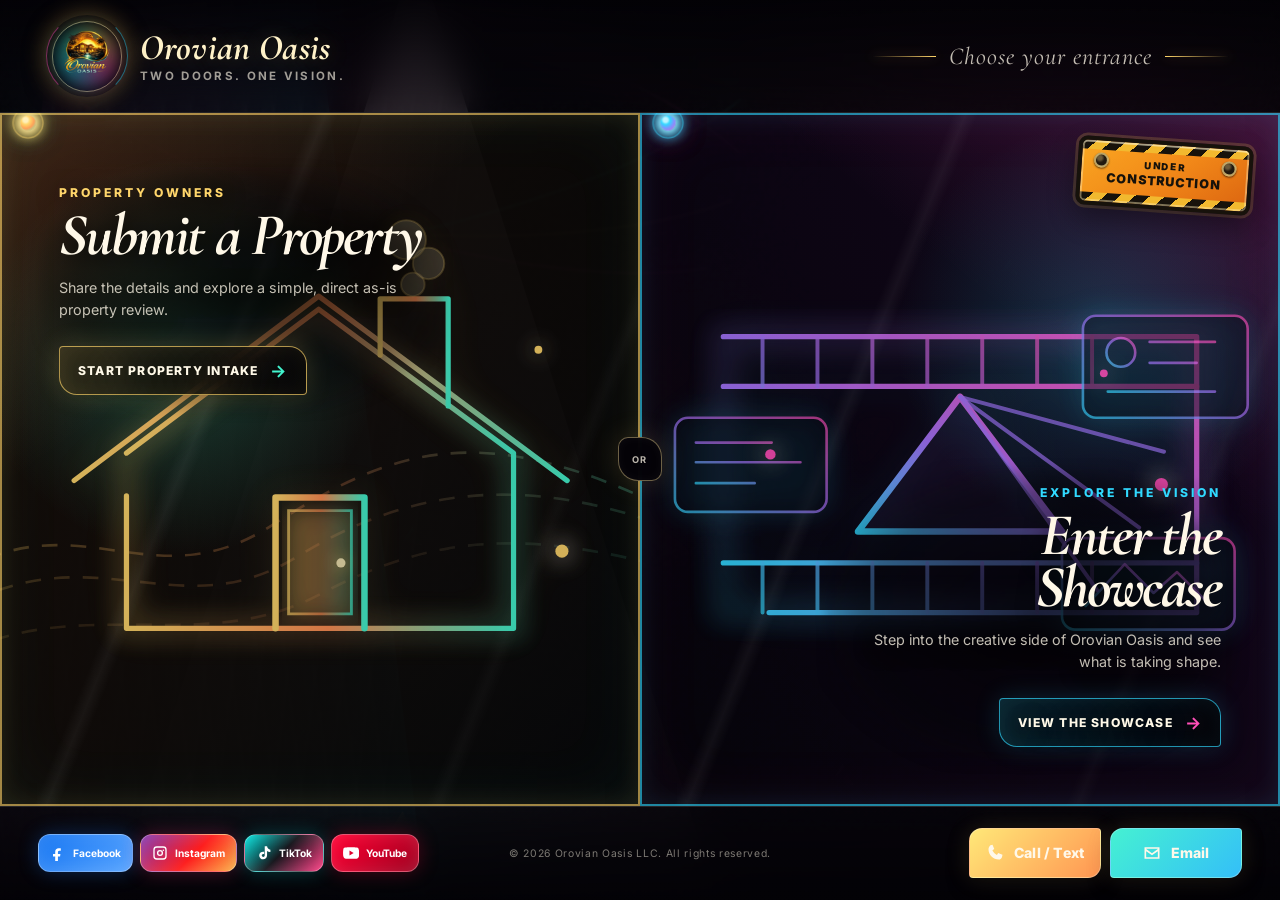
<file: index.html>
<!DOCTYPE html>
<html lang="en">
<head>
  <meta charset="UTF-8" />
  <meta name="viewport" content="width=device-width, initial-scale=1.0, viewport-fit=cover" />

  <!-- One-file switch: set enabled to false in portal-config.js to bypass this cover. -->
  <script src="portal-config.js"></script>
  <script>
    if (window.OROVIAN_PORTAL && window.OROVIAN_PORTAL.enabled === false) {
      window.location.replace(window.OROVIAN_PORTAL.fallbackUrl || "property-intake.html");
    }
  </script>

  <!-- Google tag (gtag.js) -->
  <script async src="https://www.googletagmanager.com/gtag/js?id=G-JSYNE84D7G"></script>
  <script>
    window.dataLayer = window.dataLayer || [];
    function gtag(){dataLayer.push(arguments);}
    gtag('js', new Date());
    gtag('config', 'G-JSYNE84D7G');
  </script>

  <!-- Meta Pixel Code -->
  <script>
  !function(f,b,e,v,n,t,s)
  {if(f.fbq)return;n=f.fbq=function(){n.callMethod?
  n.callMethod.apply(n,arguments):n.queue.push(arguments)};
  if(!f._fbq)f._fbq=n;n.push=n;n.loaded=!0;n.version='2.0';
  n.queue=[];t=b.createElement(e);t.async=!0;
  t.src=v;s=b.getElementsByTagName(e)[0];
  s.parentNode.insertBefore(t,s)}(window, document,'script',
  'https://connect.facebook.net/en_US/fbevents.js');
  fbq('init', '1422354923049203');
  fbq('track', 'PageView');
  </script>
  <noscript><img height="1" width="1" style="display:none" alt=""
  src="https://www.facebook.com/tr?id=1422354923049203&ev=PageView&noscript=1"
  /></noscript>
  <!-- End Meta Pixel Code -->

  <title>Sell Property. Tour the Showcase. | Orovian Oasis</title>
  <meta name="description" content="Enter Orovian Oasis to submit a property for review or explore the real estate showcase." />
  <meta name="robots" content="index, follow, max-image-preview:large" />
  <link rel="canonical" href="https://orovianoasis.com/" />

  <meta property="og:type" content="website" />
  <meta property="og:site_name" content="Orovian Oasis" />
  <meta property="og:title" content="Orovian Oasis | Choose Your Destination" />
  <meta property="og:description" content="Submit a property for review or enter the Orovian Oasis showcase." />
  <meta property="og:url" content="https://orovianoasis.com/" />

  <meta name="twitter:card" content="summary" />
  <meta name="twitter:title" content="Orovian Oasis | Choose Your Destination" />
  <meta name="twitter:description" content="Choose your path: property intake or the Orovian Oasis showcase." />

  <script type="application/ld+json">
  {
    "@context": "https://schema.org",
    "@type": "Organization",
    "@id": "https://orovianoasis.com/#organization",
    "name": "Orovian Oasis",
    "url": "https://orovianoasis.com/",
    "logo": {
      "@type": "ImageObject",
      "url": "https://orovianoasis.com/assets/logo.webp"
    },
    "email": "orovianoasis@gmail.com",
    "telephone": "+1-205-902-8988",
    "sameAs": [
      "https://facebook.com/orovianoasis",
      "https://instagram.com/orovianoasis",
      "https://www.tiktok.com/@orovianoasis",
      "https://www.youtube.com/@orovianoasis"
    ]
  }
  </script>

  <link rel="preconnect" href="https://fonts.googleapis.com" />
  <link rel="preconnect" href="https://fonts.gstatic.com" crossorigin />
  <link href="https://fonts.googleapis.com/css2?family=Cormorant+Garamond:ital,wght@1,600;1,700&family=Inter:wght@400;500;600;700;800&display=swap" rel="stylesheet" />
  <script src="portal-profile.js"></script>

  <link rel="stylesheet" href="portal.css" />
  <link rel="stylesheet" href="portal-desktop.css" />
  <link rel="stylesheet" href="portal-mobile.css" />
  <link rel="stylesheet" href="portal-tablet.css" />
  <link rel="stylesheet" href="portal-fold-open.css" />
  <link rel="icon" type="image/png" href="/assets/logo.png?v=2" />
  <link rel="shortcut icon" href="/assets/logo.png?v=2" />
  <link rel="apple-touch-icon" href="/assets/logo.png?v=2" />
</head>
<body class="portal-page">
  <div class="portal-shell" id="portalShell">
    <div class="cinema-world" aria-hidden="true">
      <span class="cinema-curtain curtain-left"></span>
      <span class="cinema-curtain curtain-right"></span>
      <span class="cinema-beam beam-one"></span>
      <span class="cinema-beam beam-two"></span>
      <span class="cinema-beam beam-three"></span>
      <span class="cinema-ribbon ribbon-one"></span>
      <span class="cinema-ribbon ribbon-two"></span>
      <span class="cinema-ribbon ribbon-three"></span>
      <span class="cinema-vignette"></span>
      <span class="cinema-grain"></span>
      <span class="cinema-prisms" id="cinemaPrisms"></span>
    </div>

    <header class="portal-header">
      <a class="portal-brand" href="/" aria-label="Orovian Oasis home">
        <span class="portal-logo-stage" aria-hidden="true">
          <span class="portal-logo-glow"></span>
          <img src="assets/logo.webp" alt="" class="portal-logo" />
        </span>
        <span class="portal-brand-copy">
          <span class="portal-brand-name">Orovian Oasis</span>
          <span class="portal-brand-line">Two doors. One vision.</span>
        </span>
      </a>

      <div class="portal-header-cue" aria-hidden="true">
        <span></span>
        Choose your entrance
        <span></span>
      </div>
    </header>

    <main class="portal-stage" aria-label="Choose an Orovian Oasis destination">
      <a class="portal-choice portal-choice-intake" href="property-intake.html" data-portal-destination="property_intake" aria-label="Submit a property for review">
        <span class="choice-backdrop" aria-hidden="true"></span>
        <span class="lane-trace-orb lane-trace-orb-intake lane-trace-orb-primary" aria-hidden="true"></span>
        <span class="lane-trace-orb lane-trace-orb-intake lane-trace-orb-secondary" aria-hidden="true"></span>
        <span class="choice-scene" aria-hidden="true">
          <svg class="scene-house" viewBox="0 0 520 320">
            <defs>
              <linearGradient id="intakeGlow" x1="0" x2="1">
                <stop offset="0" stop-color="#ffd66b" />
                <stop offset="0.52" stop-color="#ff8e53" />
                <stop offset="1" stop-color="#42f5cf" />
              </linearGradient>
              <filter id="intakeBlur"><feGaussianBlur stdDeviation="8" /></filter>
            </defs>
            <path class="scene-contour contour-a" d="M-15 244C77 190 132 266 222 209s158-87 310-10" />
            <path class="scene-contour contour-b" d="M-26 277c112-68 175 13 269-45s190-64 314-10" />
            <path class="scene-contour contour-c" d="M-10 304c94-42 181 4 270-43s160-50 278-17" />
            <path class="house-halo" d="M112 153 259 43l149 110v134H112Z" />
            <path class="house-line" d="M112 153 259 43l149 110v134H112Z" />
            <path class="house-line" d="M72 174 259 33l190 141" />
            <path class="house-line house-chimney" d="M306 78V35h52v82" />
            <g class="chimney-smoke" aria-hidden="true">
              <circle class="smoke-puff smoke-one" cx="331" cy="24" r="9" />
              <circle class="smoke-puff smoke-two" cx="343" cy="8" r="12" />
              <circle class="smoke-puff smoke-three" cx="326" cy="-10" r="15" />
            </g>
            <path class="house-door" d="M226 287V187h68v100" />
            <path class="door-light" d="M236 276v-79h48v79Z" />
            <path class="door-panel" d="M236 276v-79h48v79Z" />
            <circle class="door-knob" cx="276" cy="237" r="3.5" />
            <circle class="house-spark spark-one" cx="99" cy="89" r="4" />
            <circle class="house-spark spark-two" cx="427" cy="74" r="3" />
            <circle class="house-spark spark-three" cx="445" cy="228" r="5" />
          </svg>
        </span>
        <span class="choice-copy">
          <span class="choice-kicker">Property Owners</span>
          <span class="choice-title">Submit a Property</span>
          <span class="choice-description">Share the details and explore a simple, direct as-is property review.</span>
          <span class="choice-button">Start Property Intake <b aria-hidden="true">→</b></span>
        </span>
      </a>

      <a class="portal-choice portal-choice-showcase" href="https://showcase.orovianoasis.com" data-portal-destination="showcase" aria-label="Enter the Orovian Oasis showcase">
        <span class="choice-backdrop" aria-hidden="true"></span>
        <span class="lane-trace-orb lane-trace-orb-showcase lane-trace-orb-primary" aria-hidden="true"></span>
        <span class="lane-trace-orb lane-trace-orb-showcase lane-trace-orb-secondary" aria-hidden="true"></span>
        <!-- SHOWCASE STATUS STICKER: remove this span and the matching CSS block to remove the label. -->
        <span class="showcase-status-sticker" aria-label="Showcase status: under construction">
          <span>Under</span>
          <strong>Construction</strong>
        </span>
        <span class="choice-scene" aria-hidden="true">
          <svg class="scene-showcase" viewBox="0 0 520 320">
            <defs>
              <linearGradient id="showcaseGlow" x1="0" y1="1" x2="1" y2="0">
                <stop offset="0" stop-color="#31d9ff" />
                <stop offset="0.5" stop-color="#a576ff" />
                <stop offset="1" stop-color="#ff4fb8" />
              </linearGradient>
              <filter id="showcaseBlur"><feGaussianBlur stdDeviation="10" /></filter>
            </defs>
            <path class="film-halo" d="M79 64h362v211H79Z" />
            <path class="film-frame" d="M79 64h362v211H79Z" />
            <path class="film-frame" d="M79 102h362M79 237h362" />
            <path class="film-ticks" d="M109 64v38m42-38v38m42-38v38m42-38v38m42-38v38m42-38v38m42-38v38M109 237v38m42-38v38m42-38v38m42-38v38m42-38v38m42-38v38m42-38v38" />
            <g class="floating-media media-card-one">
              <rect x="42" y="126" width="116" height="72" rx="10" />
              <path d="M58 145h58M58 160h80M58 176h45" />
            </g>
            <g class="floating-media media-card-two">
              <rect x="354" y="48" width="126" height="78" rx="10" />
              <circle cx="383" cy="76" r="11" />
              <path d="M405 68h50M405 84h36M373 106h82" />
            </g>
            <g class="floating-media media-card-three">
              <rect x="338" y="218" width="132" height="70" rx="10" />
              <path d="m356 270 30-32 22 22 18-16 26 26" />
            </g>
            <path class="prism-shape prism-main" d="m260 110 78 103H182Z" />
            <path class="prism-ray ray-one" d="m260 110 156 42" />
            <path class="prism-ray ray-two" d="m260 110 137 100" />
            <path class="prism-ray ray-three" d="m260 110 105 148" />
            <circle class="showcase-spark spark-one" cx="115" cy="154" r="4" />
            <circle class="showcase-spark spark-two" cx="414" cy="177" r="5" />
            <circle class="showcase-spark spark-three" cx="370" cy="92" r="3" />
          </svg>
        </span>
        <span class="choice-copy">
          <span class="choice-kicker">Explore the Vision</span>
          <span class="choice-title">Enter the Showcase</span>
          <span class="choice-description">Step into the creative side of Orovian Oasis and see what is taking shape.</span>
          <span class="choice-button">View the Showcase <b aria-hidden="true">→</b></span>
        </span>
      </a>

      <span class="portal-center-mark" aria-hidden="true"><i></i><b>OR</b><i></i></span>
    </main>

    <footer class="portal-footer">
      <nav class="portal-socials" aria-label="Orovian Oasis social media">
        <a class="social-facebook" href="https://facebook.com/orovianoasis" target="_blank" rel="noopener noreferrer" aria-label="Facebook" data-social="facebook">
          <svg viewBox="0 0 24 24" aria-hidden="true"><path d="M14 8.5h2.2V5.1c-.4-.1-1.7-.2-3.2-.2-3.1 0-5.2 1.9-5.2 5.5v3.1H4.5v3.8h3.3V24h4.1v-6.7h3.2l.5-3.8h-3.7v-2.7c0-1.1.3-2.3 2.1-2.3Z"/></svg>
          <span>Facebook</span>
        </a>
        <a class="social-instagram" href="https://instagram.com/orovianoasis" target="_blank" rel="noopener noreferrer" aria-label="Instagram" data-social="instagram">
          <svg viewBox="0 0 24 24" aria-hidden="true"><path d="M7.2 2h9.6A5.2 5.2 0 0 1 22 7.2v9.6a5.2 5.2 0 0 1-5.2 5.2H7.2A5.2 5.2 0 0 1 2 16.8V7.2A5.2 5.2 0 0 1 7.2 2Zm0 2A3.2 3.2 0 0 0 4 7.2v9.6A3.2 3.2 0 0 0 7.2 20h9.6a3.2 3.2 0 0 0 3.2-3.2V7.2A3.2 3.2 0 0 0 16.8 4H7.2ZM12 7.4A4.6 4.6 0 1 1 12 16.6 4.6 4.6 0 0 1 12 7.4Zm0 2A2.6 2.6 0 1 0 12 14.6 2.6 2.6 0 0 0 12 9.4Zm5-2.7a1.1 1.1 0 1 1 0 2.2 1.1 1.1 0 0 1 0-2.2Z"/></svg>
          <span>Instagram</span>
        </a>
        <a class="social-tiktok" href="https://www.tiktok.com/@orovianoasis" target="_blank" rel="noopener noreferrer" aria-label="TikTok" data-social="tiktok">
          <svg viewBox="0 0 24 24" aria-hidden="true"><path d="M16.6 2c.4 3 2.1 4.8 5 5v3.4c-1.8.2-3.4-.4-5-1.5v6.4c0 5.8-6.3 8.1-10.1 4.4-2.4-2.3-2.2-6.2.3-8.3 1.4-1.2 3.3-1.7 5.4-1.3v3.6c-.9-.3-1.7-.2-2.4.2-1.6.9-1.4 3.2.2 3.9 1.6.7 3.1-.4 3.1-2.4V2h3.5Z"/></svg>
          <span>TikTok</span>
        </a>
        <a class="social-youtube" href="https://www.youtube.com/@orovianoasis" target="_blank" rel="noopener noreferrer" aria-label="YouTube" data-social="youtube">
          <svg viewBox="0 0 24 24" aria-hidden="true"><path d="M23.5 6.2c-.3-1.2-1.2-2.1-2.4-2.4C19 3.2 12 3.2 12 3.2s-7 0-9.1.6C1.7 4.1.8 5 .5 6.2.1 8.3.1 12 .1 12s0 3.7.6 5.8c.3 1.2 1.2 2.1 2.4 2.4 2.1.6 9.1.6 9.1.6s7 0 9.1-.6c1.2-.3 2.1-1.2 2.4-2.4.6-2.1.6-5.8.6-5.8s0-3.7-.8-5.8ZM9.7 15.8V8.2l6.3 3.8-6.3 3.8Z"/></svg>
          <span>YouTube</span>
        </a>
      </nav>

      <p class="portal-copyright">© <span id="portalYear"></span> Orovian Oasis LLC. All rights reserved.</p>

      <div class="portal-contact-actions" aria-label="Contact Orovian Oasis">
        <a class="contact-button contact-phone" href="tel:+12059028988" data-contact="phone">
          <svg viewBox="0 0 24 24" aria-hidden="true"><path d="M6.5 2.7 9 2.1l2.1 5.2-2.2 1.5c1.2 2.5 2.9 4.3 5.4 5.5l1.5-2.2 5.2 2.1-.6 2.5c-.4 1.8-2 3.1-3.8 3.1C9.8 19.8 4.2 14.2 4.2 7.4c0-1.8 1.2-3.4 2.3-4.7Z"/></svg>
          <span>Call / Text</span>
        </a>
        <a class="contact-button contact-email" href="mailto:orovianoasis@gmail.com" data-contact="email">
          <svg viewBox="0 0 24 24" aria-hidden="true"><path d="M3 5h18v14H3V5Zm2 2v.3l7 5.1 7-5.1V7H5Zm14 10V9.8l-7 5-7-5V17h14Z"/></svg>
          <span>Email</span>
        </a>
      </div>
    </footer>
  </div>

  <script src="portal.js" defer></script>
</body>
</html>
</file>
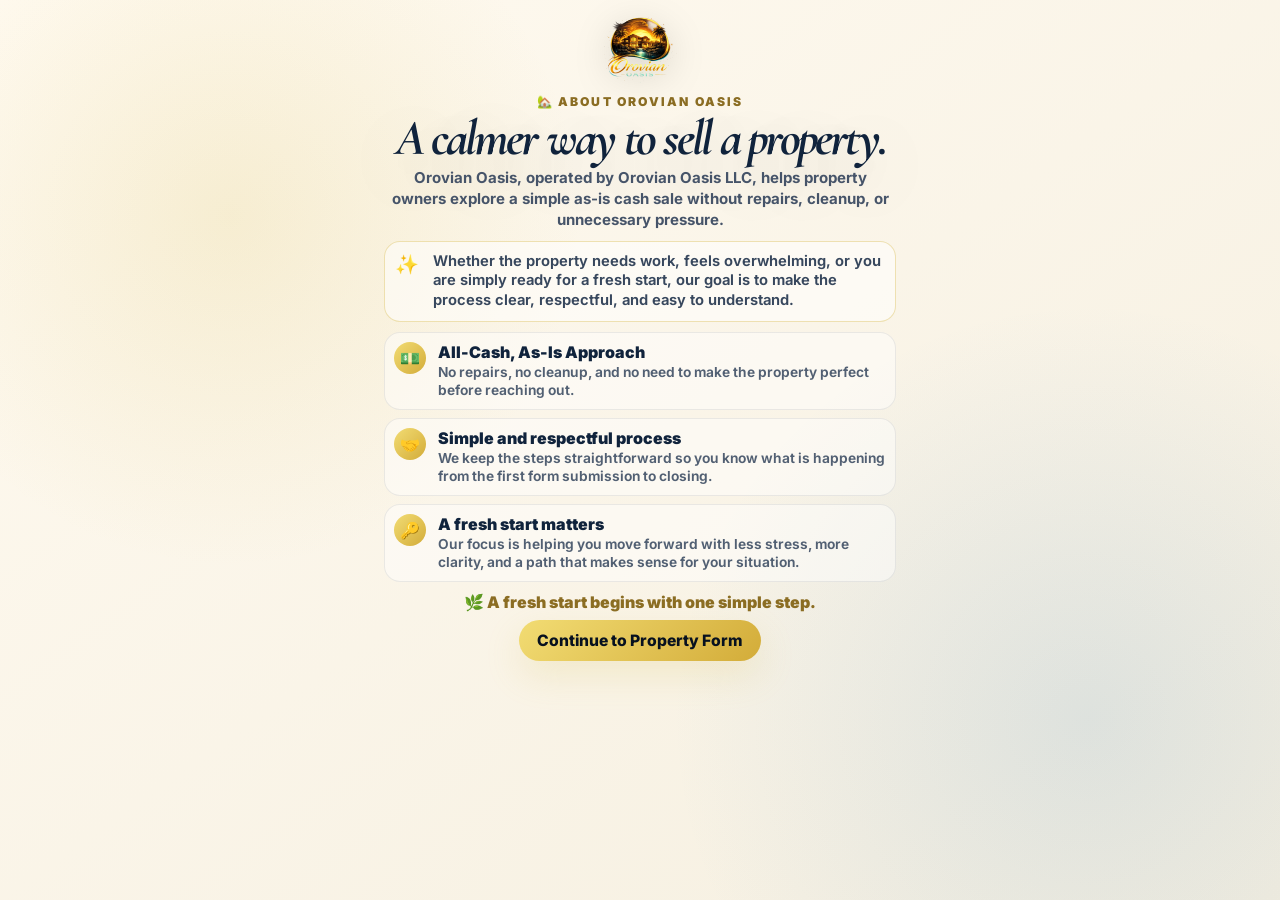
<file: about.html>
<!DOCTYPE html>
<html lang="en">
<head>
  <meta charset="UTF-8" />
  <meta name="viewport" content="width=device-width, initial-scale=1.0" />
  
  <!-- Google tag (gtag.js) -->
  <script async src="https://www.googletagmanager.com/gtag/js?id=G-JSYNE84D7G"></script>
  <script>
    window.dataLayer = window.dataLayer || [];
    function gtag(){dataLayer.push(arguments);}
    gtag('js', new Date());
    gtag('config', 'G-JSYNE84D7G');
  </script>

  <!-- Meta Pixel Code -->
<script>
!function(f,b,e,v,n,t,s)
{if(f.fbq)return;n=f.fbq=function(){n.callMethod?
n.callMethod.apply(n,arguments):n.queue.push(arguments)};
if(!f._fbq)f._fbq=n;n.push=n;n.loaded=!0;n.version='2.0';
n.queue=[];t=b.createElement(e);t.async=!0;
t.src=v;s=b.getElementsByTagName(e)[0];
s.parentNode.insertBefore(t,s)}(window, document,'script',
'https://connect.facebook.net/en_US/fbevents.js');
fbq('init', '1422354923049203');
fbq('track', 'PageView');
</script>
<noscript><img height="1" width="1" style="display:none"
src="https://www.facebook.com/tr?id=1422354923049203&ev=PageView&noscript=1"
/></noscript>
<!-- End Meta Pixel Code -->
  <title>About Orovian Oasis</title>
<meta name="description" content="Learn how Orovian Oasis helps property owners explore a simple as-is cash sale with a clear, respectful process." />
<link rel="canonical" href="https://orovianoasis.com/about.html" />
  <link rel="preconnect" href="https://fonts.googleapis.com" />
  <link rel="preconnect" href="https://fonts.gstatic.com" crossorigin />
  <link href="https://fonts.googleapis.com/css2?family=Cormorant+Garamond:ital,wght@1,500;1,600;1,700&family=Inter:wght@400;500;600;700;800&display=swap" rel="stylesheet" />
  <link rel="stylesheet" href="style.css" />
  <link rel="icon" type="image/png" href="/assets/logo.png?v=2">
  <link rel="shortcut icon" href="/assets/logo.png?v=2">
  <link rel="apple-touch-icon" href="/assets/logo.png?v=2">
</head>
<body class="about-page">
  <main class="about-page-shell" aria-labelledby="about-title">
    <section class="about-card">
      <img class="about-logo" src="assets/logo.webp" alt="Orovian Oasis" />

      <p class="about-kicker">🏡 About Orovian Oasis</p>
      <h1 id="about-title">A calmer way to sell a property.</h1>

      <p class="about-intro">
        Orovian Oasis, operated by Orovian Oasis LLC, helps property owners explore a simple as-is cash sale without repairs, cleanup, or unnecessary pressure.
      </p>

      <div class="about-highlight">
        <span>✨</span>
        <p>
          Whether the property needs work, feels overwhelming, or you are simply ready for a fresh start, our goal is to make the process clear, respectful, and easy to understand.
        </p>
      </div>

      <div class="about-points" aria-label="Why sellers choose Orovian Oasis">
        <div class="about-point">
          <span>💵</span>
          <div>
            <strong>All-Cash, As-Is Approach</strong>
            <p>No repairs, no cleanup, and no need to make the property perfect before reaching out.</p>
          </div>
        </div>

        <div class="about-point">
          <span>🤝</span>
          <div>
            <strong>Simple and respectful process</strong>
            <p>We keep the steps straightforward so you know what is happening from the first form submission to closing.</p>
          </div>
        </div>

        <div class="about-point">
          <span>🔑</span>
          <div>
            <strong>A fresh start matters</strong>
            <p>Our focus is helping you move forward with less stress, more clarity, and a path that makes sense for your situation.</p>
          </div>
        </div>
      </div>

      <p class="about-closing">
        🌿 A fresh start begins with one simple step.
      </p>

      <a class="about-return gold-button" href="property-intake.html" onclick="if (window.parent !== window) { window.parent.postMessage('closeAboutModal', window.location.origin); return false; }">Continue to Property Form</a>
    </section>
  </main>
</body>
</html>
</file>
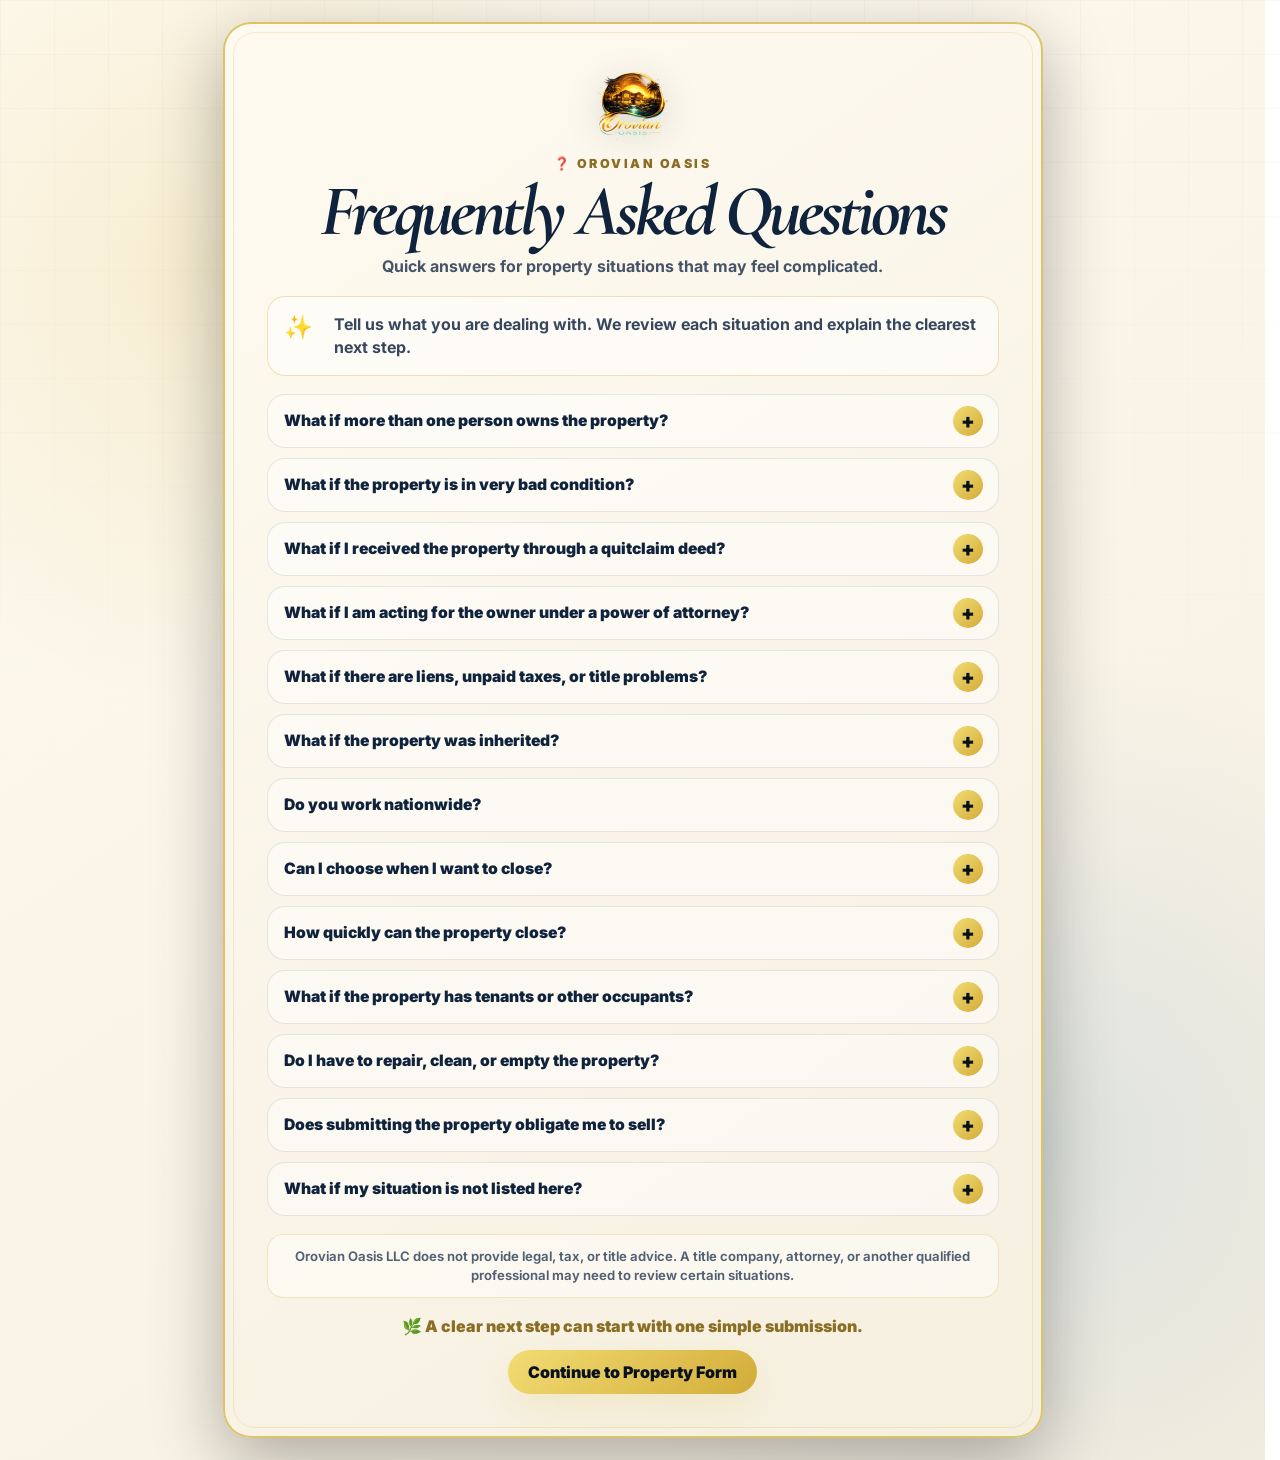
<file: faq.html>
<!DOCTYPE html>
<html lang="en">
<head>
  <meta charset="UTF-8" />
  <meta name="viewport" content="width=device-width, initial-scale=1.0" />

  <!-- Google tag (gtag.js) -->
  <script async src="https://www.googletagmanager.com/gtag/js?id=G-JSYNE84D7G"></script>
  <script>
    window.dataLayer = window.dataLayer || [];
    function gtag(){dataLayer.push(arguments);}
    gtag('js', new Date());
    gtag('config', 'G-JSYNE84D7G');
  </script>

  <!-- Meta Pixel Code -->
  <script>
  !function(f,b,e,v,n,t,s)
  {if(f.fbq)return;n=f.fbq=function(){n.callMethod?
  n.callMethod.apply(n,arguments):n.queue.push(arguments)};
  if(!f._fbq)f._fbq=n;n.push=n;n.loaded=!0;n.version='2.0';
  n.queue=[];t=b.createElement(e);t.async=!0;
  t.src=v;s=b.getElementsByTagName(e)[0];
  s.parentNode.insertBefore(t,s)}(window, document,'script',
  'https://connect.facebook.net/en_US/fbevents.js');
  fbq('init', '1422354923049203');
  fbq('track', 'PageView');
  </script>
  <!-- End Meta Pixel Code -->

  <title>Frequently Asked Questions | Orovian Oasis</title>
  <meta name="description" content="Get quick answers about selling an as-is property to Orovian Oasis, including title issues, multiple owners, inherited properties, repairs, and closing timelines." />
  <meta name="robots" content="index, follow" />
  <link rel="canonical" href="https://orovianoasis.com/faq.html" />

  <link rel="preconnect" href="https://fonts.googleapis.com" />
  <link rel="preconnect" href="https://fonts.gstatic.com" crossorigin />
  <link href="https://fonts.googleapis.com/css2?family=Cormorant+Garamond:ital,wght@1,500;1,600;1,700&family=Inter:wght@400;500;600;700;800;900&display=swap" rel="stylesheet" />

  <link rel="icon" type="image/png" href="/assets/logo.png?v=2" />
  <link rel="shortcut icon" href="/assets/logo.png?v=2" />
  <link rel="apple-touch-icon" href="/assets/logo.png?v=2" />

  <style>
    :root {
      --navy: #07192d;
      --gold: #d9bd55;
      --gold-2: #b99032;
      --cream: #f5efe0;
      --cream-2: #fffaf0;
      --ink: #132238;
      --muted: #526073;
      --line: rgba(217, 189, 85, 0.42);
      --shadow: 0 22px 70px rgba(0, 0, 0, 0.30);
    }

    * { box-sizing: border-box; }

    html {
      min-height: 100%;
      scroll-behavior: smooth;
      scrollbar-gutter: stable;
    }

    body {
      margin: 0;
      min-height: 100vh;
      overflow-x: hidden;
      overflow-y: auto;
      overscroll-behavior-y: contain;
      -webkit-overflow-scrolling: touch;
      color: var(--ink);
      font-family: "Inter", system-ui, -apple-system, BlinkMacSystemFont, "Segoe UI", sans-serif;
      background:
        radial-gradient(circle at 18% 18%, rgba(217, 189, 85, 0.20), transparent 28%),
        radial-gradient(circle at 82% 78%, rgba(40, 116, 184, 0.12), transparent 32%),
        linear-gradient(145deg, var(--cream-2), var(--cream));
    }

    body::before {
      content: "";
      position: fixed;
      inset: 0;
      pointer-events: none;
      background-image:
        linear-gradient(rgba(19, 34, 56, 0.025) 1px, transparent 1px),
        linear-gradient(90deg, rgba(19, 34, 56, 0.025) 1px, transparent 1px);
      background-size: 54px 54px;
      mask-image: linear-gradient(to bottom, black, transparent 92%);
    }

    body.faq-embedded {
      height: 100%;
      min-height: 100%;
      background: transparent;
    }

    body.faq-embedded::before {
      display: none;
    }

    body.faq-embedded .faq-shell {
      width: 100%;
      min-height: 100%;
      padding: 0;
    }

    body.faq-embedded .faq-card {
      min-height: 100%;
      border: 0;
      border-radius: 0;
      box-shadow: none;
    }

    body.faq-embedded .faq-card::before {
      display: none;
    }

    .faq-shell {
      position: relative;
      z-index: 1;
      width: min(820px, calc(100% - 26px));
      margin: 0 auto;
      padding: 22px 0;
    }

    .faq-card {
      position: relative;
      overflow: hidden;
      border: 2px solid rgba(217, 189, 85, 0.88);
      border-radius: 28px;
      background: linear-gradient(145deg, rgba(255, 250, 240, 0.97), rgba(245, 239, 224, 0.97));
      box-shadow: var(--shadow);
      padding: clamp(22px, 4vw, 42px);
    }

    .faq-card::before {
      content: "";
      position: absolute;
      inset: 8px;
      border: 1px solid rgba(217, 189, 85, 0.28);
      border-radius: 22px;
      pointer-events: none;
    }

    .faq-logo {
      display: block;
      width: clamp(74px, 12vw, 108px);
      height: auto;
      margin: -10px auto -8px;
      filter: drop-shadow(0 8px 18px rgba(0, 0, 0, 0.14));
    }

    .faq-kicker {
      margin: 0 0 8px;
      text-align: center;
      color: #8b6d23;
      text-transform: uppercase;
      letter-spacing: 0.20em;
      font-size: 0.78rem;
      font-weight: 900;
    }

    h1 {
      margin: 0 0 10px;
      text-align: center;
      color: #10233c;
      font-family: "Cormorant Garamond", Georgia, serif;
      font-size: clamp(2.45rem, 7vw, 4.5rem);
      line-height: 0.9;
      font-style: italic;
      letter-spacing: -0.055em;
    }

    .faq-intro {
      max-width: 680px;
      margin: 0 auto 18px;
      color: #465469;
      text-align: center;
      font-size: 1rem;
      line-height: 1.5;
      font-weight: 700;
    }

    .faq-highlight {
      display: grid;
      grid-template-columns: 38px 1fr;
      gap: 12px;
      align-items: start;
      margin: 0 0 18px;
      padding: 16px;
      border: 1px solid var(--line);
      border-radius: 18px;
      background: rgba(255, 255, 255, 0.50);
    }

    .faq-highlight span { font-size: 1.45rem; }

    .faq-highlight p {
      margin: 0;
      color: #37475d;
      line-height: 1.45;
      font-weight: 700;
    }

    .faq-list {
      display: grid;
      gap: 10px;
    }

    .faq-item {
      overflow: hidden;
      border: 1px solid rgba(19, 34, 56, 0.10);
      border-radius: 18px;
      background: rgba(255, 255, 255, 0.48);
      transition: border-color 180ms ease, background 180ms ease, box-shadow 180ms ease;
    }

    .faq-item[open] {
      border-color: rgba(217, 189, 85, 0.62);
      background: rgba(255, 255, 255, 0.68);
      box-shadow: 0 10px 28px rgba(19, 34, 56, 0.07);
    }

    .faq-question {
      position: relative;
      min-height: 52px;
      display: flex;
      align-items: center;
      padding: 14px 52px 14px 16px;
      color: #10233c;
      font-size: 0.98rem;
      line-height: 1.3;
      font-weight: 900;
      cursor: pointer;
      list-style: none;
      -webkit-tap-highlight-color: transparent;
    }

    .faq-question::-webkit-details-marker { display: none; }

    .faq-question::after {
      content: "+";
      position: absolute;
      right: 15px;
      top: 50%;
      width: 30px;
      height: 30px;
      transform: translateY(-50%);
      display: grid;
      place-items: center;
      border-radius: 50%;
      background: linear-gradient(135deg, #f2dc73, #d3ac39);
      color: #07111f;
      font-size: 1.25rem;
      line-height: 1;
      font-weight: 900;
    }

    .faq-item[open] .faq-question::after { content: "−"; }

    .faq-question:focus-visible {
      outline: 3px solid rgba(217, 189, 85, 0.55);
      outline-offset: -3px;
    }

    .faq-answer {
      padding: 0 16px 15px;
    }

    .faq-answer p {
      margin: 0;
      color: var(--muted);
      font-size: 0.94rem;
      line-height: 1.5;
      font-weight: 650;
    }

    .faq-note {
      margin: 18px auto 0;
      padding: 12px 14px;
      border-radius: 16px;
      background: rgba(255, 255, 255, 0.44);
      border: 1px solid rgba(217, 189, 85, 0.34);
      color: #526073;
      text-align: center;
      font-size: 0.82rem;
      line-height: 1.45;
      font-weight: 650;
    }

    .faq-closing {
      margin: 18px auto 0;
      color: #8b6d23;
      text-align: center;
      font-weight: 900;
    }

    .faq-return {
      display: flex;
      justify-content: center;
      margin-top: 14px;
    }

    .gold-button {
      min-width: 230px;
      padding: 12px 20px;
      border: 0;
      border-radius: 999px;
      background: linear-gradient(135deg, #f2dc73, #d3ac39);
      color: #07111f;
      text-decoration: none;
      font-weight: 900;
      text-align: center;
      cursor: pointer;
      box-shadow: 0 14px 36px rgba(217, 189, 85, 0.20);
      transition: transform 180ms ease, box-shadow 180ms ease, filter 180ms ease;
    }

    .gold-button:hover {
      transform: translateY(-2px);
      filter: brightness(1.03);
    }

    .gold-button:focus-visible {
      outline: 3px solid rgba(217, 189, 85, 0.55);
      outline-offset: 3px;
    }

    @media (max-width: 520px) {
      .faq-shell {
        width: min(100% - 18px, 620px);
        padding: 10px 0;
      }

      .faq-card {
        border-radius: 22px;
        padding: 18px 14px 18px;
      }

      .faq-card::before {
        inset: 6px;
        border-radius: 17px;
      }

      .faq-logo {
        width: 76px;
        margin: -6px auto -8px;
      }

      .faq-kicker {
        font-size: 0.68rem;
        letter-spacing: 0.16em;
      }

      h1 { font-size: clamp(2.1rem, 11vw, 3.15rem); }

      .faq-intro {
        margin-bottom: 12px;
        font-size: 0.9rem;
        line-height: 1.4;
      }

      .faq-highlight {
        grid-template-columns: 30px 1fr;
        gap: 8px;
        margin-bottom: 12px;
        padding: 12px;
      }

      .faq-list { gap: 8px; }

      .faq-question {
        min-height: 50px;
        padding: 12px 48px 12px 13px;
        font-size: 0.88rem;
      }

      .faq-question::after {
        right: 12px;
        width: 28px;
        height: 28px;
        font-size: 1.1rem;
      }

      .faq-answer { padding: 0 13px 13px; }

      .faq-answer p {
        font-size: 0.84rem;
        line-height: 1.45;
      }

      .faq-note {
        margin-top: 14px;
        font-size: 0.76rem;
      }

      .faq-closing {
        margin-top: 14px;
        font-size: 0.9rem;
      }

      .gold-button {
        min-width: 220px;
        padding: 11px 18px;
      }
    }

    @media (prefers-reduced-motion: reduce) {
      html { scroll-behavior: auto; }
      *, *::before, *::after {
        scroll-behavior: auto !important;
        transition: none !important;
      }
    }
  </style>
</head>
<body>
  <script>
    if (window.parent !== window) {
      document.body.classList.add("faq-embedded");
    }
  </script>
  <noscript><img height="1" width="1" style="display:none" src="https://www.facebook.com/tr?id=1422354923049203&ev=PageView&noscript=1" alt="" /></noscript>

  <main class="faq-shell">
    <article class="faq-card" aria-labelledby="faq-title">
      <img class="faq-logo" src="assets/logo.webp" alt="Orovian Oasis" />
      <p class="faq-kicker">❓ Orovian Oasis</p>
      <h1 id="faq-title">Frequently Asked Questions</h1>
      <p class="faq-intro">Quick answers for property situations that may feel complicated.</p>

      <div class="faq-highlight">
        <span aria-hidden="true">✨</span>
        <p>Tell us what you are dealing with. We review each situation and explain the clearest next step.</p>
      </div>

      <section class="faq-list" aria-label="Property seller questions and answers">
        <details class="faq-item">
          <summary class="faq-question">What if more than one person owns the property?</summary>
          <div class="faq-answer">
            <p>Having multiple owners does not automatically prevent a sale. All owners or legally authorized signers will generally need to participate, and the closing professional will confirm what is required.</p>
          </div>
        </details>

        <details class="faq-item">
          <summary class="faq-question">What if the property is in very bad condition?</summary>
          <div class="faq-answer">
            <p>That is okay. We consider properties needing major repairs, cleanup, updating, or extensive work. You do not need to repair the property before reaching out.</p>
          </div>
        </details>

        <details class="faq-item">
          <summary class="faq-question">What if I received the property through a quitclaim deed?</summary>
          <div class="faq-answer">
            <p>A quitclaim deed does not automatically prevent a sale. The closing professional will review the ownership history and identify anything that must be resolved.</p>
          </div>
        </details>

        <details class="faq-item">
          <summary class="faq-question">What if I am acting for the owner under a power of attorney?</summary>
          <div class="faq-answer">
            <p>You may be able to sign for the owner if the power of attorney covers the property. The closing professional will review it and confirm what is required.</p>
          </div>
        </details>

        <details class="faq-item">
          <summary class="faq-question">What if there are liens, unpaid taxes, or title problems?</summary>
          <div class="faq-answer">
            <p>Liens, unpaid taxes, and title problems do not automatically prevent a sale. The closing professional will identify what must be resolved and whether it can be handled through the closing.</p>
          </div>
        </details>

        <details class="faq-item">
          <summary class="faq-question">What if the property was inherited?</summary>
          <div class="faq-answer">
            <p>Yes. We review inherited properties and work with the closing professional to identify any estate, probate, or ownership documents needed.</p>
          </div>
        </details>

        <details class="faq-item">
          <summary class="faq-question">Do you work nationwide?</summary>
          <div class="faq-answer">
            <p>Yes. We review properties nationwide, and much of the process can be handled remotely. Closing requirements vary by property and location.</p>
          </div>
        </details>

        <details class="faq-item">
          <summary class="faq-question">Can I choose when I want to close?</summary>
          <div class="faq-answer">
            <p>Yes. We can work toward a closing date that fits your plans, subject to title clearance and required paperwork.</p>
          </div>
        </details>

        <details class="faq-item">
          <summary class="faq-question">How quickly can the property close?</summary>
          <div class="faq-answer">
            <p>We move as quickly as the title and paperwork allow. Clear-title transactions can close faster, while title or document issues may require more time.</p>
          </div>
        </details>

        <details class="faq-item">
          <summary class="faq-question">What if the property has tenants or other occupants?</summary>
          <div class="faq-answer">
            <p>Yes. We consider tenant-occupied and otherwise occupied properties. Tell us who is living there and whether there is a lease or other agreement.</p>
          </div>
        </details>

        <details class="faq-item">
          <summary class="faq-question">Do I have to repair, clean, or empty the property?</summary>
          <div class="faq-answer">
            <p>You do not need to repair or clean the property before reaching out. Tell us about any belongings, debris, damage, or access concerns so they can be considered.</p>
          </div>
        </details>

        <details class="faq-item">
          <summary class="faq-question">Does submitting the property obligate me to sell?</summary>
          <div class="faq-answer">
            <p>No. Submitting the form only starts a review. You decide whether you want to move forward with an offer.</p>
          </div>
        </details>

        <details class="faq-item">
          <summary class="faq-question">What if my situation is not listed here?</summary>
          <div class="faq-answer">
            <p>Submit it anyway. We review complicated and unusual situations and will explain whether there is a practical path forward.</p>
          </div>
        </details>
      </section>

      <p class="faq-note">Orovian Oasis LLC does not provide legal, tax, or title advice. A title company, attorney, or another qualified professional may need to review certain situations.</p>
      <p class="faq-closing">🌿 A clear next step can start with one simple submission.</p>

      <div class="faq-return">
        <a id="faqReturnLink" class="gold-button" href="property-intake.html" onclick="if (window.parent !== window) { window.parent.postMessage('closeFaqModal', window.location.origin); return false; }">Continue to Property Form</a>
      </div>
    </article>
  </main>

  <script>
    const faqReturnLink = document.getElementById("faqReturnLink");
    if (faqReturnLink && window.parent !== window) {
      faqReturnLink.textContent = "Back to How It Works";
    }
  </script>
</body>
</html>
</file>
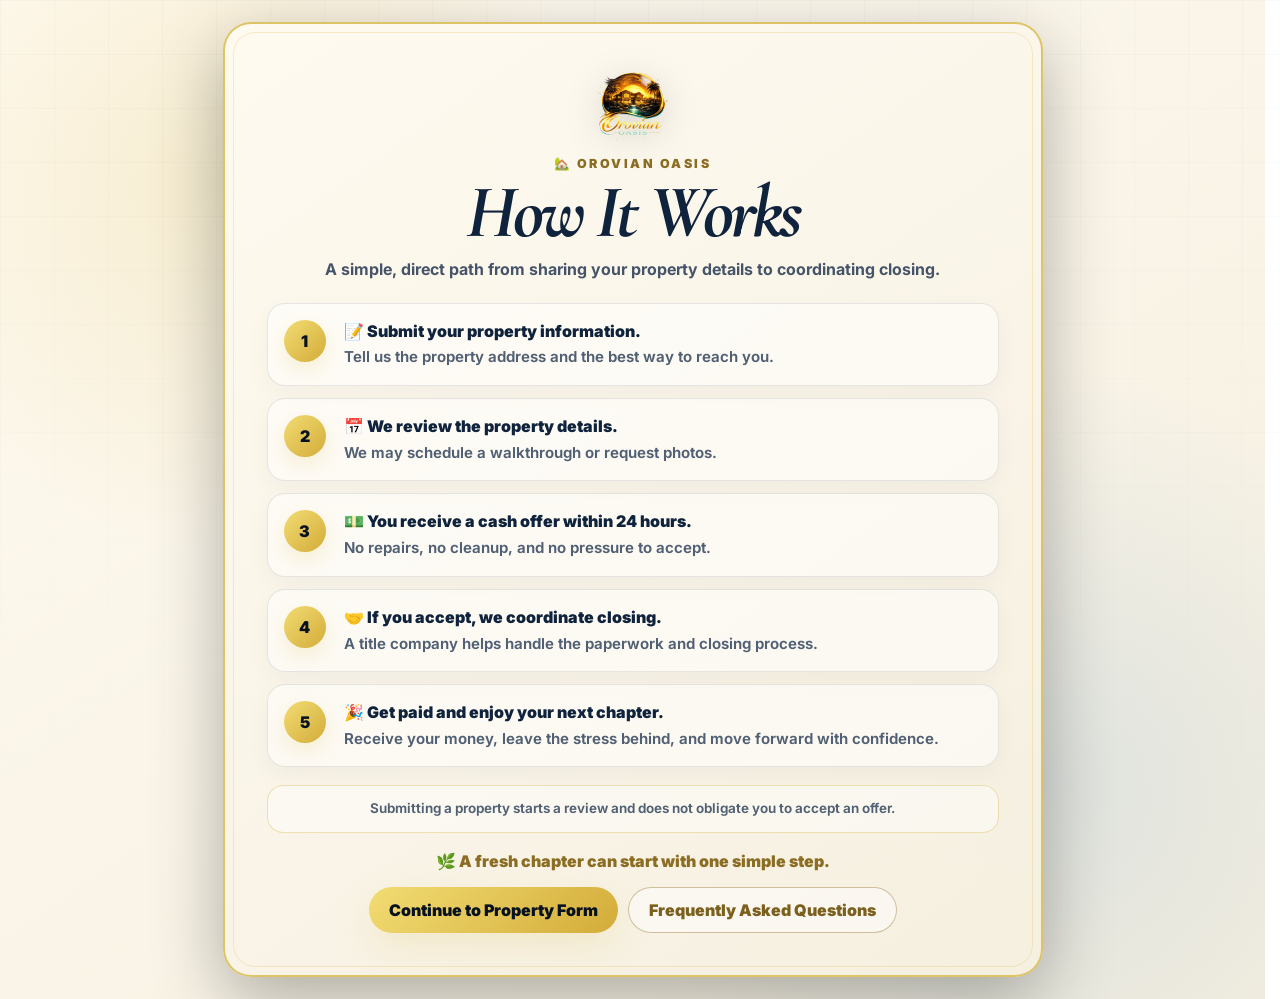
<file: how-it-works.html>
<!DOCTYPE html>
<html lang="en">
<head>
  <meta charset="UTF-8" />
  <meta name="viewport" content="width=device-width, initial-scale=1.0" />

  <!-- Google tag (gtag.js) -->
  <script async src="https://www.googletagmanager.com/gtag/js?id=G-JSYNE84D7G"></script>
  <script>
    window.dataLayer = window.dataLayer || [];
    function gtag(){dataLayer.push(arguments);}
    gtag('js', new Date());
    gtag('config', 'G-JSYNE84D7G');
  </script>

  <!-- Meta Pixel Code -->
  <script>
  !function(f,b,e,v,n,t,s)
  {if(f.fbq)return;n=f.fbq=function(){n.callMethod?
  n.callMethod.apply(n,arguments):n.queue.push(arguments)};
  if(!f._fbq)f._fbq=n;n.push=n;n.loaded=!0;n.version='2.0';
  n.queue=[];t=b.createElement(e);t.async=!0;
  t.src=v;s=b.getElementsByTagName(e)[0];
  s.parentNode.insertBefore(t,s)}(window, document,'script',
  'https://connect.facebook.net/en_US/fbevents.js');
  fbq('init', '1422354923049203');
  fbq('track', 'PageView');
  </script>
  <!-- End Meta Pixel Code -->

  <title>How It Works | Sell Your Property As-Is | Orovian Oasis</title>
  <meta name="description" content="See how the Orovian Oasis property review process works, from submitting property details to receiving an offer and coordinating closing." />
  <meta name="robots" content="index, follow, max-image-preview:large" />
  <link rel="canonical" href="https://orovianoasis.com/how-it-works.html" />

  <meta property="og:type" content="website" />
  <meta property="og:site_name" content="Orovian Oasis" />
  <meta property="og:title" content="How It Works | Orovian Oasis" />
  <meta property="og:description" content="A simple overview of submitting your property, receiving an offer, and coordinating closing." />
  <meta property="og:url" content="https://orovianoasis.com/how-it-works.html" />

  <meta name="twitter:card" content="summary" />
  <meta name="twitter:title" content="How It Works | Orovian Oasis" />
  <meta name="twitter:description" content="A simple overview of the Orovian Oasis property review process." />

  <link rel="preconnect" href="https://fonts.googleapis.com" />
  <link rel="preconnect" href="https://fonts.gstatic.com" crossorigin />
  <link href="https://fonts.googleapis.com/css2?family=Cormorant+Garamond:ital,wght@1,500;1,600;1,700&family=Inter:wght@400;500;600;700;800;900&display=swap" rel="stylesheet" />

  <link rel="icon" type="image/png" href="/assets/logo.png?v=2" />
  <link rel="shortcut icon" href="/assets/logo.png?v=2" />
  <link rel="apple-touch-icon" href="/assets/logo.png?v=2" />

  <style>
    :root {
      --navy: #07192d;
      --gold: #d9bd55;
      --gold-2: #b99032;
      --cream: #f5efe0;
      --cream-2: #fffaf0;
      --ink: #132238;
      --muted: #526073;
      --line: rgba(217, 189, 85, 0.42);
      --shadow: 0 22px 70px rgba(0, 0, 0, 0.30);
    }

    * { box-sizing: border-box; }

    html {
      min-height: 100%;
      scroll-behavior: smooth;
      scrollbar-gutter: stable;
    }

    body {
      margin: 0;
      min-height: 100vh;
      overflow-x: hidden;
      color: var(--ink);
      font-family: "Inter", system-ui, -apple-system, BlinkMacSystemFont, "Segoe UI", sans-serif;
      background:
        radial-gradient(circle at 18% 18%, rgba(217, 189, 85, 0.20), transparent 28%),
        radial-gradient(circle at 82% 78%, rgba(40, 116, 184, 0.12), transparent 32%),
        linear-gradient(145deg, var(--cream-2), var(--cream));
    }

    body::before {
      content: "";
      position: fixed;
      inset: 0;
      pointer-events: none;
      background-image:
        linear-gradient(rgba(19, 34, 56, 0.025) 1px, transparent 1px),
        linear-gradient(90deg, rgba(19, 34, 56, 0.025) 1px, transparent 1px);
      background-size: 54px 54px;
      mask-image: linear-gradient(to bottom, black, transparent 92%);
    }

    .how-shell {
      position: relative;
      z-index: 1;
      width: min(820px, calc(100% - 26px));
      margin: 0 auto;
      padding: 22px 0;
    }

    .how-card {
      position: relative;
      overflow: hidden;
      border: 2px solid rgba(217, 189, 85, 0.88);
      border-radius: 28px;
      background: linear-gradient(145deg, rgba(255, 250, 240, 0.97), rgba(245, 239, 224, 0.97));
      box-shadow: var(--shadow);
      padding: clamp(22px, 4vw, 42px);
    }

    .how-card::before {
      content: "";
      position: absolute;
      inset: 8px;
      border: 1px solid rgba(217, 189, 85, 0.28);
      border-radius: 22px;
      pointer-events: none;
    }

    .how-logo {
      display: block;
      width: clamp(74px, 12vw, 108px);
      height: auto;
      margin: -10px auto -8px;
      filter: drop-shadow(0 8px 18px rgba(0, 0, 0, 0.14));
    }

    .how-kicker {
      margin: 0 0 8px;
      text-align: center;
      color: #8b6d23;
      text-transform: uppercase;
      letter-spacing: 0.20em;
      font-size: 0.78rem;
      font-weight: 900;
    }

    h1 {
      margin: 0 0 10px;
      text-align: center;
      color: #10233c;
      font-family: "Cormorant Garamond", Georgia, serif;
      font-size: clamp(2.6rem, 7vw, 4.7rem);
      line-height: 0.9;
      font-style: italic;
      letter-spacing: -0.055em;
    }

    .how-intro {
      max-width: 650px;
      margin: 0 auto 22px;
      color: #465469;
      text-align: center;
      font-size: 1rem;
      line-height: 1.5;
      font-weight: 700;
    }

    .how-steps {
      display: grid;
      gap: 12px;
    }

    .how-step {
      position: relative;
      display: grid;
      grid-template-columns: 46px 1fr;
      gap: 14px;
      align-items: start;
      padding: 16px;
      border: 1px solid rgba(19, 34, 56, 0.10);
      border-radius: 18px;
      background: rgba(255, 255, 255, 0.50);
      box-shadow: 0 8px 24px rgba(19, 34, 56, 0.04);
    }

    .step-number {
      width: 42px;
      height: 42px;
      display: grid;
      place-items: center;
      border-radius: 50%;
      background: linear-gradient(135deg, #f2dc73, #d3ac39);
      color: #07111f;
      font-size: 1rem;
      font-weight: 900;
      box-shadow: 0 8px 20px rgba(217, 189, 85, 0.22);
    }

    .how-step h2 {
      margin: 1px 0 5px;
      color: #10233c;
      font-size: 1rem;
      line-height: 1.3;
      font-weight: 900;
    }

    .how-step p {
      margin: 0;
      color: var(--muted);
      font-size: 0.94rem;
      line-height: 1.5;
      font-weight: 650;
    }

    .how-note {
      margin: 18px auto 0;
      padding: 13px 15px;
      border: 1px solid var(--line);
      border-radius: 16px;
      background: rgba(255, 255, 255, 0.46);
      color: #526073;
      text-align: center;
      font-size: 0.84rem;
      line-height: 1.45;
      font-weight: 650;
    }

    .how-closing {
      margin: 18px auto 0;
      color: #8b6d23;
      text-align: center;
      font-weight: 900;
    }

    .how-actions {
      display: flex;
      flex-wrap: wrap;
      justify-content: center;
      gap: 10px;
      margin-top: 16px;
    }

    .gold-button,
    .secondary-button {
      min-width: 230px;
      min-height: 46px;
      display: inline-flex;
      align-items: center;
      justify-content: center;
      padding: 12px 20px;
      border-radius: 999px;
      text-decoration: none;
      font-weight: 900;
      text-align: center;
      transition: transform 180ms ease, box-shadow 180ms ease, filter 180ms ease;
    }

    .gold-button {
      background: linear-gradient(135deg, #f2dc73, #d3ac39);
      color: #07111f;
      box-shadow: 0 14px 36px rgba(217, 189, 85, 0.20);
    }

    .secondary-button {
      border: 1px solid rgba(139, 109, 35, 0.40);
      background: rgba(255, 255, 255, 0.48);
      color: #7b5f1d;
    }

    .gold-button:hover,
    .secondary-button:hover {
      transform: translateY(-2px);
      filter: brightness(1.03);
    }

    .gold-button:focus-visible,
    .secondary-button:focus-visible {
      outline: 3px solid rgba(217, 189, 85, 0.55);
      outline-offset: 3px;
    }

    @media (max-width: 520px) {
      .how-shell {
        width: min(100% - 18px, 620px);
        padding: 10px 0;
      }

      .how-card {
        border-radius: 22px;
        padding: 18px 14px 18px;
      }

      .how-card::before {
        inset: 6px;
        border-radius: 17px;
      }

      .how-logo {
        width: 76px;
        margin: -6px auto -8px;
      }

      .how-kicker {
        font-size: 0.68rem;
        letter-spacing: 0.16em;
      }

      h1 { font-size: clamp(2.25rem, 11vw, 3.35rem); }

      .how-intro {
        margin-bottom: 14px;
        font-size: 0.9rem;
        line-height: 1.4;
      }

      .how-steps { gap: 9px; }

      .how-step {
        grid-template-columns: 38px 1fr;
        gap: 10px;
        padding: 13px;
      }

      .step-number {
        width: 36px;
        height: 36px;
        font-size: 0.9rem;
      }

      .how-step h2 {
        margin-top: 0;
        font-size: 0.91rem;
      }

      .how-step p {
        font-size: 0.84rem;
        line-height: 1.45;
      }

      .how-note {
        margin-top: 14px;
        font-size: 0.76rem;
      }

      .how-closing {
        margin-top: 14px;
        font-size: 0.9rem;
      }

      .how-actions {
        display: grid;
      }

      .gold-button,
      .secondary-button {
        min-width: 0;
        width: 100%;
      }
    }

    @media (prefers-reduced-motion: reduce) {
      html { scroll-behavior: auto; }
      *, *::before, *::after {
        transition: none !important;
      }
    }
  </style>
</head>
<body>
  <noscript><img height="1" width="1" style="display:none" src="https://www.facebook.com/tr?id=1422354923049203&ev=PageView&noscript=1" alt="" /></noscript>

  <main class="how-shell">
    <article class="how-card" aria-labelledby="how-title">
      <img class="how-logo" src="assets/logo.webp" alt="Orovian Oasis" />
      <p class="how-kicker">🏡 Orovian Oasis</p>
      <h1 id="how-title">How It Works</h1>
      <p class="how-intro">A simple, direct path from sharing your property details to coordinating closing.</p>

      <section class="how-steps" aria-label="Five steps in the Orovian Oasis property process">
        <article class="how-step">
          <span class="step-number" aria-hidden="true">1</span>
          <div>
            <h2>📝 Submit your property information.</h2>
            <p>Tell us the property address and the best way to reach you.</p>
          </div>
        </article>

        <article class="how-step">
          <span class="step-number" aria-hidden="true">2</span>
          <div>
            <h2>📅 We review the property details.</h2>
            <p>We may schedule a walkthrough or request photos.</p>
          </div>
        </article>

        <article class="how-step">
          <span class="step-number" aria-hidden="true">3</span>
          <div>
            <h2>💵 You receive a cash offer within 24 hours.</h2>
            <p>No repairs, no cleanup, and no pressure to accept.</p>
          </div>
        </article>

        <article class="how-step">
          <span class="step-number" aria-hidden="true">4</span>
          <div>
            <h2>🤝 If you accept, we coordinate closing.</h2>
            <p>A title company helps handle the paperwork and closing process.</p>
          </div>
        </article>

        <article class="how-step">
          <span class="step-number" aria-hidden="true">5</span>
          <div>
            <h2>🎉 Get paid and enjoy your next chapter.</h2>
            <p>Receive your money, leave the stress behind, and move forward with confidence.</p>
          </div>
        </article>
      </section>

      <p class="how-note">Submitting a property starts a review and does not obligate you to accept an offer.</p>
      <p class="how-closing">🌿 A fresh chapter can start with one simple step.</p>

      <div class="how-actions">
        <a class="gold-button" href="property-intake.html">Continue to Property Form</a>
        <a class="secondary-button" href="faq.html">Frequently Asked Questions</a>
      </div>
    </article>
  </main>
</body>
</html>
</file>
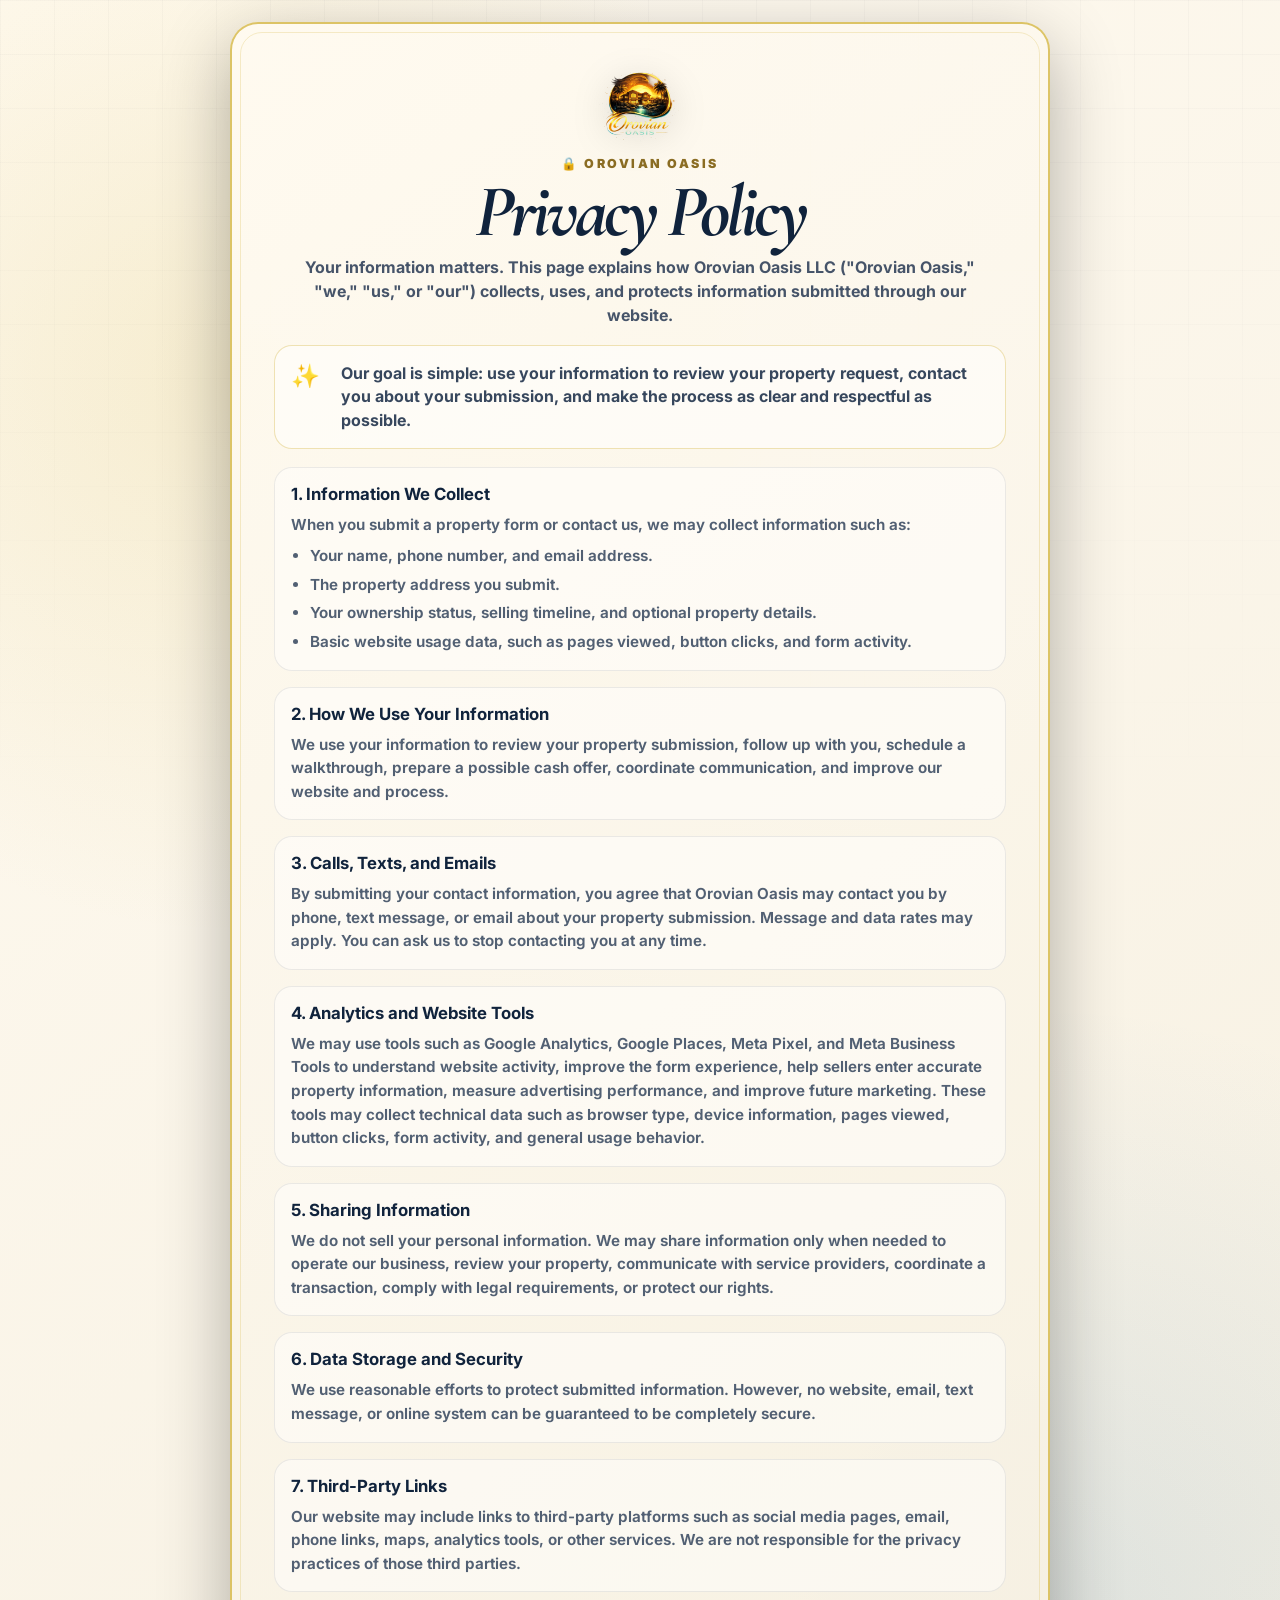
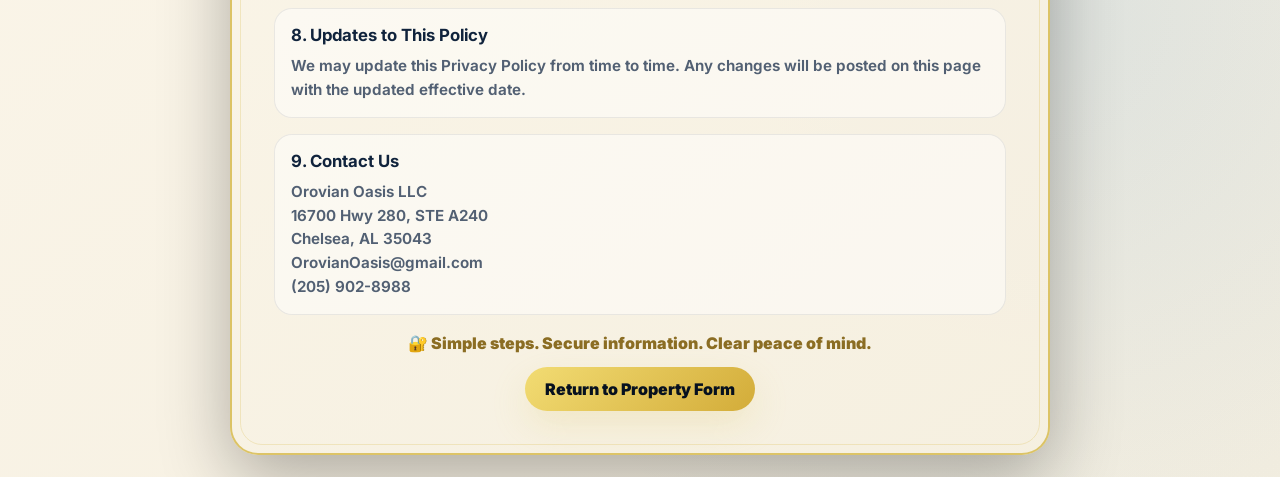
<file: privacy-policy.html>
<!DOCTYPE html>
<html lang="en">
<head>

  <!-- Meta Pixel Code -->
<script>
!function(f,b,e,v,n,t,s)
{if(f.fbq)return;n=f.fbq=function(){n.callMethod?
n.callMethod.apply(n,arguments):n.queue.push(arguments)};
if(!f._fbq)f._fbq=n;n.push=n;n.loaded=!0;n.version='2.0';
n.queue=[];t=b.createElement(e);t.async=!0;
t.src=v;s=b.getElementsByTagName(e)[0];
s.parentNode.insertBefore(t,s)}(window, document,'script',
'https://connect.facebook.net/en_US/fbevents.js');
fbq('init', '1422354923049203');
fbq('track', 'PageView');
</script>
<noscript><img height="1" width="1" style="display:none"
src="https://www.facebook.com/tr?id=1422354923049203&ev=PageView&noscript=1"
/></noscript>
<!-- End Meta Pixel Code -->
  
  <meta charset="UTF-8" />
  <meta name="viewport" content="width=device-width, initial-scale=1.0" />
  <title>Privacy Policy | Orovian Oasis</title>
<meta name="description" content="Privacy Policy for Orovian Oasis LLC." />
<link rel="canonical" href="https://orovianoasis.com/privacy-policy.html" />
  <link rel="preconnect" href="https://fonts.googleapis.com" />
  <link rel="preconnect" href="https://fonts.gstatic.com" crossorigin />
  <link href="https://fonts.googleapis.com/css2?family=Cormorant+Garamond:ital,wght@1,500;1,600;1,700&family=Inter:wght@400;500;600;700;800;900&display=swap" rel="stylesheet" />
  <link rel="icon" type="image/png" href="/assets/logo.png?v=2">
  <link rel="shortcut icon" href="/assets/logo.png?v=2">
  <link rel="apple-touch-icon" href="/assets/logo.png?v=2">
  <style>
    :root {
      --navy: #07192d;
      --gold: #d9bd55;
      --gold-2: #b99032;
      --cream: #f5efe0;
      --cream-2: #fffaf0;
      --ink: #132238;
      --muted: #526073;
      --line: rgba(217, 189, 85, 0.42);
      --shadow: 0 22px 70px rgba(0, 0, 0, 0.30);
    }

    * { box-sizing: border-box; }

    html { scroll-behavior: smooth; }

    body {
      margin: 0;
      min-height: 100vh;
      color: var(--ink);
      font-family: "Inter", system-ui, -apple-system, BlinkMacSystemFont, "Segoe UI", sans-serif;
      background:
        radial-gradient(circle at 18% 18%, rgba(217, 189, 85, 0.20), transparent 28%),
        radial-gradient(circle at 82% 78%, rgba(40, 116, 184, 0.12), transparent 32%),
        linear-gradient(145deg, var(--cream-2), var(--cream));
    }

    body::before {
      content: "";
      position: fixed;
      inset: 0;
      pointer-events: none;
      background-image:
        linear-gradient(rgba(19, 34, 56, 0.025) 1px, transparent 1px),
        linear-gradient(90deg, rgba(19, 34, 56, 0.025) 1px, transparent 1px);
      background-size: 54px 54px;
      mask-image: linear-gradient(to bottom, black, transparent 92%);
    }

    .legal-shell {
      position: relative;
      z-index: 1;
      width: min(820px, calc(100% - 26px));
      margin: 0 auto;
      padding: 22px 0;
    }

    .legal-card {
      position: relative;
      overflow: hidden;
      border: 2px solid rgba(217, 189, 85, 0.88);
      border-radius: 28px;
      background: linear-gradient(145deg, rgba(255, 250, 240, 0.96), rgba(245, 239, 224, 0.96));
      box-shadow: var(--shadow);
      padding: clamp(22px, 4vw, 42px);
    }

    .legal-card::before {
      content: "";
      position: absolute;
      inset: 8px;
      border: 1px solid rgba(217, 189, 85, 0.28);
      border-radius: 22px;
      pointer-events: none;
    }

    .legal-close {
      position: absolute;
      top: 14px;
      right: 16px;
      z-index: 3;
      width: 40px;
      height: 40px;
      border: 1px solid rgba(217, 189, 85, 0.50);
      border-radius: 999px;
      background: rgba(255, 250, 240, 0.92);
      color: var(--ink);
      font-size: 1.8rem;
      line-height: 1;
      cursor: pointer;
    }

    .legal-close:hover { filter: brightness(0.98); }

    .legal-logo {
      display: block;
      width: clamp(74px, 12vw, 108px);
      height: auto;
      margin: -10px auto -8px;
      filter: drop-shadow(0 8px 18px rgba(0, 0, 0, 0.14));
    }

    .legal-kicker {
      margin: 0 0 8px;
      text-align: center;
      color: #8b6d23;
      text-transform: uppercase;
      letter-spacing: 0.20em;
      font-size: 0.78rem;
      font-weight: 900;
    }

    h1 {
      margin: 0 0 10px;
      text-align: center;
      color: #10233c;
      font-family: "Cormorant Garamond", Georgia, serif;
      font-size: clamp(2.5rem, 7vw, 4.6rem);
      line-height: 0.9;
      font-style: italic;
      letter-spacing: -0.055em;
    }

    .legal-intro {
      max-width: 680px;
      margin: 0 auto 18px;
      color: #465469;
      text-align: center;
      font-size: 1rem;
      line-height: 1.5;
      font-weight: 700;
    }

    .legal-highlight {
      display: grid;
      grid-template-columns: 38px 1fr;
      gap: 12px;
      align-items: start;
      margin: 0 0 18px;
      padding: 16px;
      border: 1px solid var(--line);
      border-radius: 18px;
      background: rgba(255, 255, 255, 0.50);
    }

    .legal-highlight span { font-size: 1.45rem; }
    .legal-highlight p { margin: 0; color: #37475d; line-height: 1.45; font-weight: 700; }

    .legal-section {
      margin: 0 0 16px;
      padding: 16px;
      border-radius: 18px;
      background: rgba(255, 255, 255, 0.44);
      border: 1px solid rgba(19, 34, 56, 0.08);
    }

    .legal-section h2 {
      margin: 0 0 8px;
      color: #10233c;
      font-size: 1.05rem;
      line-height: 1.25;
    }

    .legal-section p,
    .legal-section li {
      color: var(--muted);
      font-size: 0.95rem;
      line-height: 1.55;
      font-weight: 650;
    }

    .legal-section p { margin: 0 0 8px; }
    .legal-section p:last-child { margin-bottom: 0; }
    ul { margin: 8px 0 0 1.2rem; padding: 0; }
    li + li { margin-top: 5px; }

    .legal-footer-note {
      margin: 18px auto 0;
      color: #8b6d23;
      text-align: center;
      font-weight: 900;
    }

    .legal-return {
      display: flex;
      justify-content: center;
      margin-top: 14px;
    }

    .gold-button {
      min-width: 230px;
      padding: 12px 20px;
      border: 0;
      border-radius: 999px;
      background: linear-gradient(135deg, #f2dc73, #d3ac39);
      color: #07111f;
      text-decoration: none;
      font-weight: 900;
      text-align: center;
      cursor: pointer;
      box-shadow: 0 14px 36px rgba(217, 189, 85, 0.20);
    }

    @media (max-width: 520px) {
      .legal-shell { width: min(100% - 18px, 620px); padding: 10px 0; }
      .legal-card { border-radius: 22px; padding: 18px 14px 18px; }
      .legal-card::before { inset: 6px; border-radius: 17px; }
      .legal-close { top: 10px; right: 10px; width: 34px; height: 34px; font-size: 1.5rem; }
      .legal-logo { width: 76px; margin: -6px auto -8px; }
      .legal-kicker { font-size: 0.68rem; letter-spacing: 0.16em; }
      h1 { font-size: clamp(2.2rem, 12vw, 3.25rem); }
      .legal-intro { font-size: 0.9rem; line-height: 1.4; margin-bottom: 12px; }
      .legal-highlight { grid-template-columns: 30px 1fr; padding: 12px; gap: 8px; }
      .legal-section { padding: 12px; margin-bottom: 10px; }
      .legal-section p, .legal-section li { font-size: 0.86rem; line-height: 1.45; }
      .gold-button { min-width: 220px; padding: 11px 18px; }
    }
  </style>
</head>
<body>
  <main class="legal-shell">
    <article class="legal-card">

      <img class="legal-logo" src="assets/logo.webp" alt="Orovian Oasis" />
      <p class="legal-kicker">🔒 Orovian Oasis</p>
      <h1>Privacy Policy</h1>
      <p class="legal-intro">Your information matters. This page explains how Orovian Oasis LLC ("Orovian Oasis," "we," "us," or "our") collects, uses, and protects information submitted through our website.</p>

      <div class="legal-highlight">
        <span>✨</span>
        <p>Our goal is simple: use your information to review your property request, contact you about your submission, and make the process as clear and respectful as possible.</p>
      </div>

      <section class="legal-section">
        <h2>1. Information We Collect</h2>
        <p>When you submit a property form or contact us, we may collect information such as:</p>
        <ul>
          <li>Your name, phone number, and email address.</li>
          <li>The property address you submit.</li>
          <li>Your ownership status, selling timeline, and optional property details.</li>
          <li>Basic website usage data, such as pages viewed, button clicks, and form activity.</li>
        </ul>
      </section>

      <section class="legal-section">
        <h2>2. How We Use Your Information</h2>
        <p>We use your information to review your property submission, follow up with you, schedule a walkthrough, prepare a possible cash offer, coordinate communication, and improve our website and process.</p>
      </section>

      <section class="legal-section">
        <h2>3. Calls, Texts, and Emails</h2>
        <p>By submitting your contact information, you agree that Orovian Oasis may contact you by phone, text message, or email about your property submission. Message and data rates may apply. You can ask us to stop contacting you at any time.</p>
      </section>

      <section class="legal-section">
        <h2>4. Analytics and Website Tools</h2>
        <p>We may use tools such as Google Analytics, Google Places, Meta Pixel, and Meta Business Tools to understand website activity, improve the form experience, help sellers enter accurate property information, measure advertising performance, and improve future marketing. These tools may collect technical data such as browser type, device information, pages viewed, button clicks, form activity, and general usage behavior.</p>
      </section>

      <section class="legal-section">
        <h2>5. Sharing Information</h2>
        <p>We do not sell your personal information. We may share information only when needed to operate our business, review your property, communicate with service providers, coordinate a transaction, comply with legal requirements, or protect our rights.</p>
      </section>

      <section class="legal-section">
        <h2>6. Data Storage and Security</h2>
        <p>We use reasonable efforts to protect submitted information. However, no website, email, text message, or online system can be guaranteed to be completely secure.</p>
      </section>

      <section class="legal-section">
        <h2>7. Third-Party Links</h2>
        <p>Our website may include links to third-party platforms such as social media pages, email, phone links, maps, analytics tools, or other services. We are not responsible for the privacy practices of those third parties.</p>
      </section>

      <section class="legal-section">
        <h2>8. Updates to This Policy</h2>
        <p>We may update this Privacy Policy from time to time. Any changes will be posted on this page with the updated effective date.</p>
      </section>

      <section class="legal-section">
        <h2>9. Contact Us</h2>
        <p>Orovian Oasis LLC<br />16700 Hwy 280, STE A240<br />Chelsea, AL 35043<br />OrovianOasis@gmail.com<br />(205) 902-8988</p>
      </section>

      <p class="legal-footer-note">🔐 Simple steps. Secure information. Clear peace of mind.</p>
      
      <div class="legal-return">
        <a class="gold-button" href="index.html" onclick="window.parent.postMessage('closeLegalModal', '*'); if (window.parent !== window) return false;">Return to Property Form</a>
      </div>
    </article>
  </main>
</body>
</html>
</file>
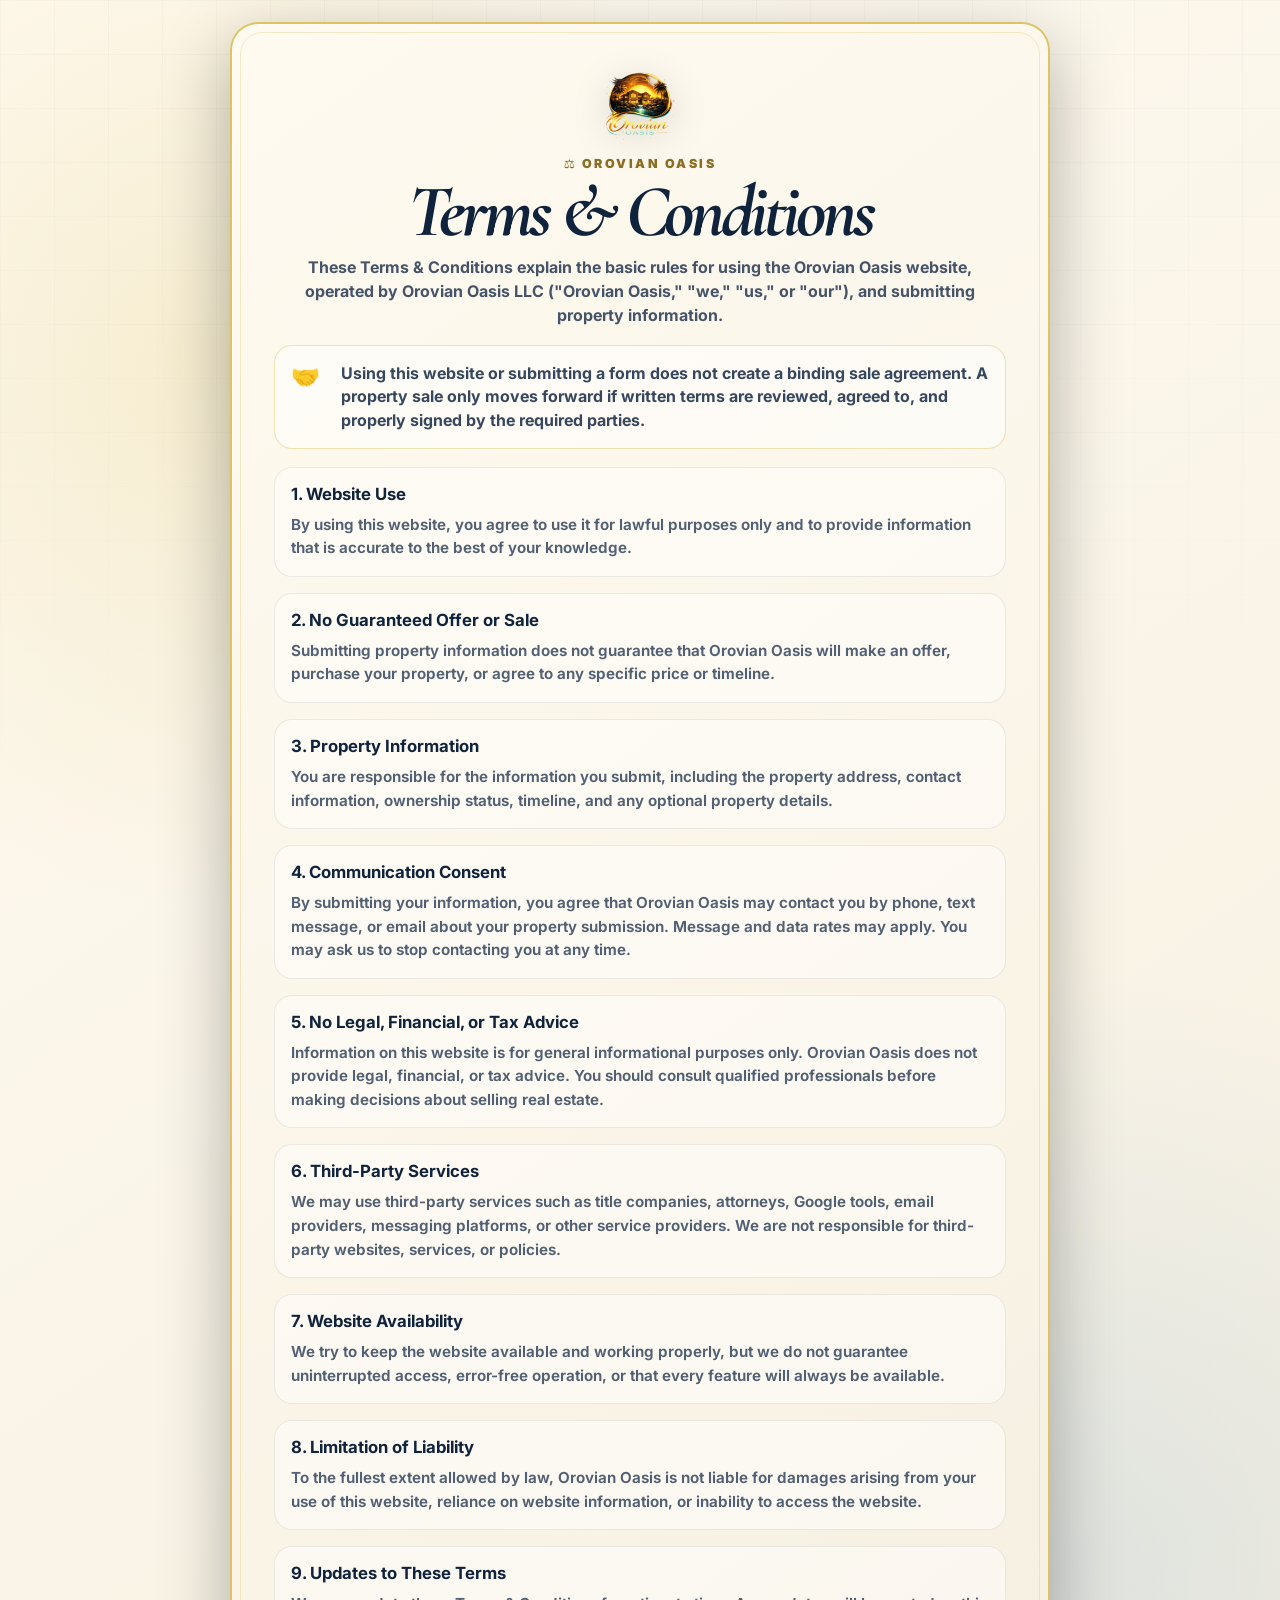
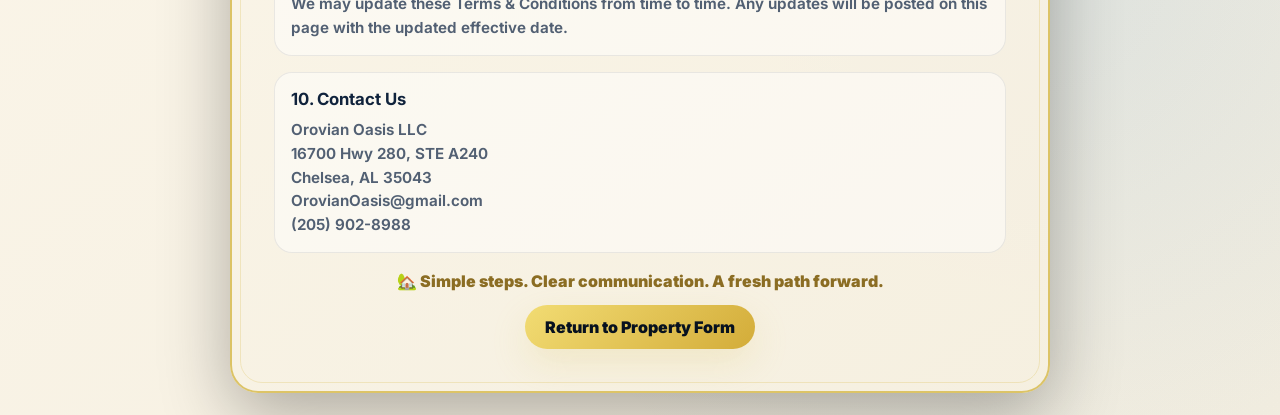
<file: terms-conditions.html>
<!DOCTYPE html>
<html lang="en">
<head>

  <!-- Meta Pixel Code -->
<script>
!function(f,b,e,v,n,t,s)
{if(f.fbq)return;n=f.fbq=function(){n.callMethod?
n.callMethod.apply(n,arguments):n.queue.push(arguments)};
if(!f._fbq)f._fbq=n;n.push=n;n.loaded=!0;n.version='2.0';
n.queue=[];t=b.createElement(e);t.async=!0;
t.src=v;s=b.getElementsByTagName(e)[0];
s.parentNode.insertBefore(t,s)}(window, document,'script',
'https://connect.facebook.net/en_US/fbevents.js');
fbq('init', '1422354923049203');
fbq('track', 'PageView');
</script>
<noscript><img height="1" width="1" style="display:none"
src="https://www.facebook.com/tr?id=1422354923049203&ev=PageView&noscript=1"
/></noscript>
<!-- End Meta Pixel Code -->
  
  <meta charset="UTF-8" />
  <meta name="viewport" content="width=device-width, initial-scale=1.0" />
  <title>Terms & Conditions | Orovian Oasis</title>
<meta name="description" content="Terms and Conditions for Orovian Oasis LLC." />
<link rel="canonical" href="https://orovianoasis.com/terms-conditions.html" />
  <link rel="preconnect" href="https://fonts.googleapis.com" />
  <link rel="preconnect" href="https://fonts.gstatic.com" crossorigin />
  <link href="https://fonts.googleapis.com/css2?family=Cormorant+Garamond:ital,wght@1,500;1,600;1,700&family=Inter:wght@400;500;600;700;800;900&display=swap" rel="stylesheet" />
  <link rel="icon" type="image/png" href="/assets/logo.png?v=2">
  <link rel="shortcut icon" href="/assets/logo.png?v=2">
  <link rel="apple-touch-icon" href="/assets/logo.png?v=2">
  <style>
    :root {
      --navy: #07192d;
      --gold: #d9bd55;
      --gold-2: #b99032;
      --cream: #f5efe0;
      --cream-2: #fffaf0;
      --ink: #132238;
      --muted: #526073;
      --line: rgba(217, 189, 85, 0.42);
      --shadow: 0 22px 70px rgba(0, 0, 0, 0.30);
    }

    * { box-sizing: border-box; }

    html { scroll-behavior: smooth; }

    body {
      margin: 0;
      min-height: 100vh;
      color: var(--ink);
      font-family: "Inter", system-ui, -apple-system, BlinkMacSystemFont, "Segoe UI", sans-serif;
      background:
        radial-gradient(circle at 18% 18%, rgba(217, 189, 85, 0.20), transparent 28%),
        radial-gradient(circle at 82% 78%, rgba(40, 116, 184, 0.12), transparent 32%),
        linear-gradient(145deg, var(--cream-2), var(--cream));
    }

    body::before {
      content: "";
      position: fixed;
      inset: 0;
      pointer-events: none;
      background-image:
        linear-gradient(rgba(19, 34, 56, 0.025) 1px, transparent 1px),
        linear-gradient(90deg, rgba(19, 34, 56, 0.025) 1px, transparent 1px);
      background-size: 54px 54px;
      mask-image: linear-gradient(to bottom, black, transparent 92%);
    }

    .legal-shell {
      position: relative;
      z-index: 1;
      width: min(820px, calc(100% - 26px));
      margin: 0 auto;
      padding: 22px 0;
    }

    .legal-card {
      position: relative;
      overflow: hidden;
      border: 2px solid rgba(217, 189, 85, 0.88);
      border-radius: 28px;
      background: linear-gradient(145deg, rgba(255, 250, 240, 0.96), rgba(245, 239, 224, 0.96));
      box-shadow: var(--shadow);
      padding: clamp(22px, 4vw, 42px);
    }

    .legal-card::before {
      content: "";
      position: absolute;
      inset: 8px;
      border: 1px solid rgba(217, 189, 85, 0.28);
      border-radius: 22px;
      pointer-events: none;
    }

    .legal-close {
      position: absolute;
      top: 14px;
      right: 16px;
      z-index: 3;
      width: 40px;
      height: 40px;
      border: 1px solid rgba(217, 189, 85, 0.50);
      border-radius: 999px;
      background: rgba(255, 250, 240, 0.92);
      color: var(--ink);
      font-size: 1.8rem;
      line-height: 1;
      cursor: pointer;
    }

    .legal-close:hover { filter: brightness(0.98); }

    .legal-logo {
      display: block;
      width: clamp(74px, 12vw, 108px);
      height: auto;
      margin: -10px auto -8px;
      filter: drop-shadow(0 8px 18px rgba(0, 0, 0, 0.14));
    }

    .legal-kicker {
      margin: 0 0 8px;
      text-align: center;
      color: #8b6d23;
      text-transform: uppercase;
      letter-spacing: 0.20em;
      font-size: 0.78rem;
      font-weight: 900;
    }

    h1 {
      margin: 0 0 10px;
      text-align: center;
      color: #10233c;
      font-family: "Cormorant Garamond", Georgia, serif;
      font-size: clamp(2.5rem, 7vw, 4.6rem);
      line-height: 0.9;
      font-style: italic;
      letter-spacing: -0.055em;
    }

    .legal-intro {
      max-width: 680px;
      margin: 0 auto 18px;
      color: #465469;
      text-align: center;
      font-size: 1rem;
      line-height: 1.5;
      font-weight: 700;
    }

    .legal-highlight {
      display: grid;
      grid-template-columns: 38px 1fr;
      gap: 12px;
      align-items: start;
      margin: 0 0 18px;
      padding: 16px;
      border: 1px solid var(--line);
      border-radius: 18px;
      background: rgba(255, 255, 255, 0.50);
    }

    .legal-highlight span { font-size: 1.45rem; }
    .legal-highlight p { margin: 0; color: #37475d; line-height: 1.45; font-weight: 700; }

    .legal-section {
      margin: 0 0 16px;
      padding: 16px;
      border-radius: 18px;
      background: rgba(255, 255, 255, 0.44);
      border: 1px solid rgba(19, 34, 56, 0.08);
    }

    .legal-section h2 {
      margin: 0 0 8px;
      color: #10233c;
      font-size: 1.05rem;
      line-height: 1.25;
    }

    .legal-section p,
    .legal-section li {
      color: var(--muted);
      font-size: 0.95rem;
      line-height: 1.55;
      font-weight: 650;
    }

    .legal-section p { margin: 0 0 8px; }
    .legal-section p:last-child { margin-bottom: 0; }
    ul { margin: 8px 0 0 1.2rem; padding: 0; }
    li + li { margin-top: 5px; }

    .legal-footer-note {
      margin: 18px auto 0;
      color: #8b6d23;
      text-align: center;
      font-weight: 900;
    }

    .legal-return {
      display: flex;
      justify-content: center;
      margin-top: 14px;
    }

    .gold-button {
      min-width: 230px;
      padding: 12px 20px;
      border: 0;
      border-radius: 999px;
      background: linear-gradient(135deg, #f2dc73, #d3ac39);
      color: #07111f;
      text-decoration: none;
      font-weight: 900;
      text-align: center;
      cursor: pointer;
      box-shadow: 0 14px 36px rgba(217, 189, 85, 0.20);
    }

    @media (max-width: 520px) {
      .legal-shell { width: min(100% - 18px, 620px); padding: 10px 0; }
      .legal-card { border-radius: 22px; padding: 18px 14px 18px; }
      .legal-card::before { inset: 6px; border-radius: 17px; }
      .legal-close { top: 10px; right: 10px; width: 34px; height: 34px; font-size: 1.5rem; }
      .legal-logo { width: 76px; margin: -6px auto -8px; }
      .legal-kicker { font-size: 0.68rem; letter-spacing: 0.16em; }
      h1 { font-size: clamp(2.2rem, 12vw, 3.25rem); }
      .legal-intro { font-size: 0.9rem; line-height: 1.4; margin-bottom: 12px; }
      .legal-highlight { grid-template-columns: 30px 1fr; padding: 12px; gap: 8px; }
      .legal-section { padding: 12px; margin-bottom: 10px; }
      .legal-section p, .legal-section li { font-size: 0.86rem; line-height: 1.45; }
      .gold-button { min-width: 220px; padding: 11px 18px; }
    }
  </style>
</head>
<body>
  <main class="legal-shell">
    <article class="legal-card">

      <img class="legal-logo" src="assets/logo.webp" alt="Orovian Oasis" />
      <p class="legal-kicker">⚖️ Orovian Oasis</p>
      <h1>Terms & Conditions</h1>
      <p class="legal-intro">These Terms & Conditions explain the basic rules for using the Orovian Oasis website, operated by Orovian Oasis LLC ("Orovian Oasis," "we," "us," or "our"), and submitting property information.</p>

      <div class="legal-highlight">
        <span>🤝</span>
        <p>Using this website or submitting a form does not create a binding sale agreement. A property sale only moves forward if written terms are reviewed, agreed to, and properly signed by the required parties.</p>
      </div>

      <section class="legal-section">
        <h2>1. Website Use</h2>
        <p>By using this website, you agree to use it for lawful purposes only and to provide information that is accurate to the best of your knowledge.</p>
      </section>

      <section class="legal-section">
        <h2>2. No Guaranteed Offer or Sale</h2>
        <p>Submitting property information does not guarantee that Orovian Oasis will make an offer, purchase your property, or agree to any specific price or timeline.</p>
      </section>

      <section class="legal-section">
        <h2>3. Property Information</h2>
        <p>You are responsible for the information you submit, including the property address, contact information, ownership status, timeline, and any optional property details.</p>
      </section>

      <section class="legal-section">
        <h2>4. Communication Consent</h2>
        <p>By submitting your information, you agree that Orovian Oasis may contact you by phone, text message, or email about your property submission. Message and data rates may apply. You may ask us to stop contacting you at any time.</p>
      </section>

      <section class="legal-section">
        <h2>5. No Legal, Financial, or Tax Advice</h2>
        <p>Information on this website is for general informational purposes only. Orovian Oasis does not provide legal, financial, or tax advice. You should consult qualified professionals before making decisions about selling real estate.</p>
      </section>

      <section class="legal-section">
        <h2>6. Third-Party Services</h2>
        <p>We may use third-party services such as title companies, attorneys, Google tools, email providers, messaging platforms, or other service providers. We are not responsible for third-party websites, services, or policies.</p>
      </section>

      <section class="legal-section">
        <h2>7. Website Availability</h2>
        <p>We try to keep the website available and working properly, but we do not guarantee uninterrupted access, error-free operation, or that every feature will always be available.</p>
      </section>

      <section class="legal-section">
        <h2>8. Limitation of Liability</h2>
        <p>To the fullest extent allowed by law, Orovian Oasis is not liable for damages arising from your use of this website, reliance on website information, or inability to access the website.</p>
      </section>

      <section class="legal-section">
        <h2>9. Updates to These Terms</h2>
        <p>We may update these Terms & Conditions from time to time. Any updates will be posted on this page with the updated effective date.</p>
      </section>

      <section class="legal-section">
        <h2>10. Contact Us</h2>
        <p>Orovian Oasis LLC<br />16700 Hwy 280, STE A240<br />Chelsea, AL 35043<br />OrovianOasis@gmail.com<br />(205) 902-8988</p>
      </section>

      <p class="legal-footer-note">🏡 Simple steps. Clear communication. A fresh path forward.</p>

      <div class="legal-return">
        <a class="gold-button" href="index.html" onclick="window.parent.postMessage('closeLegalModal', '*'); if (window.parent !== window) return false;">Return to Property Form</a>
      </div>
    </article>
  </main>
</body>
</html>
</file>
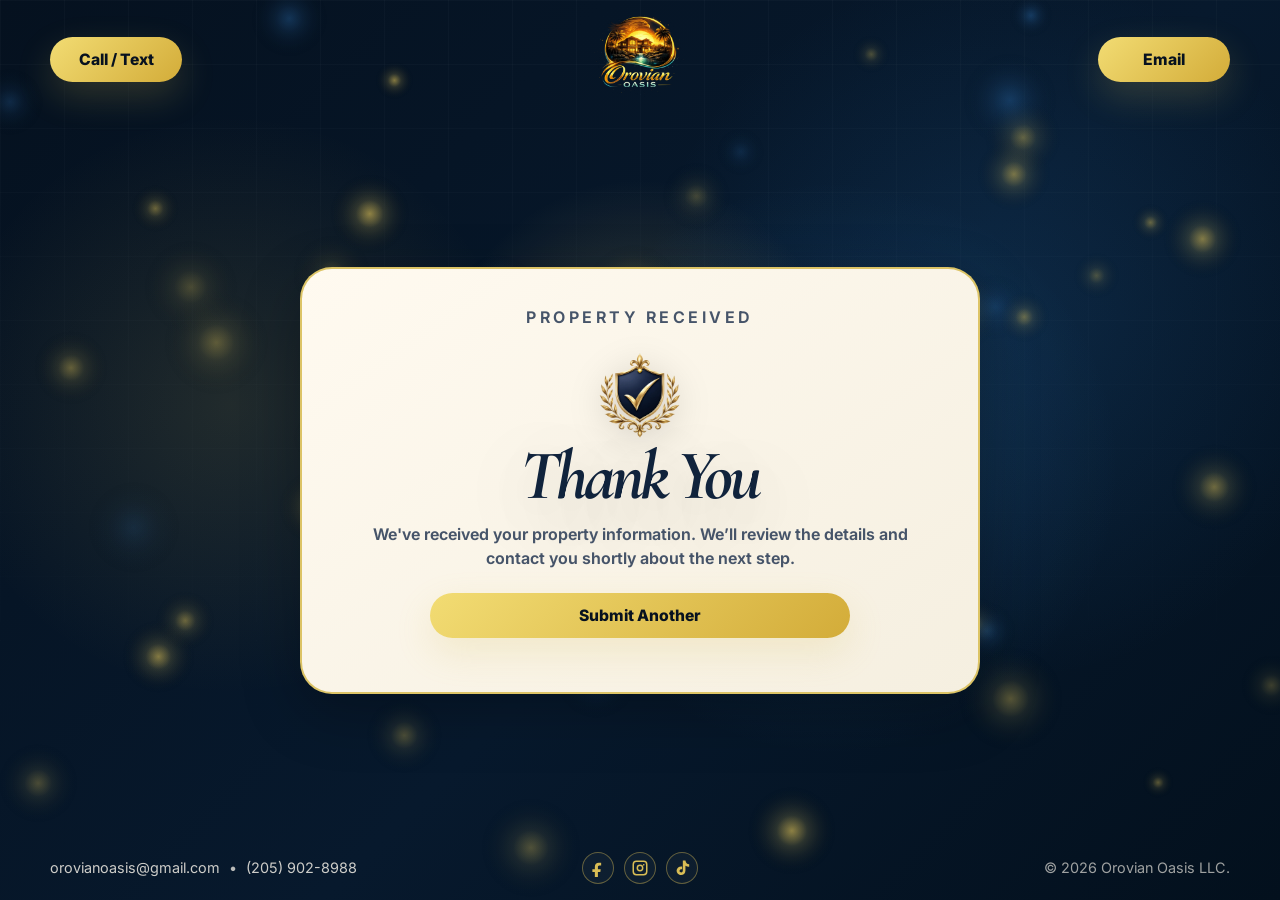
<file: thank-you.html>
<!DOCTYPE html>
<html lang="en">
<head>
  <meta charset="UTF-8" />
  <meta name="viewport" content="width=device-width, initial-scale=1.0" />
  <!-- Google tag (gtag.js) -->
  <script async src="https://www.googletagmanager.com/gtag/js?id=G-JSYNE84D7G"></script>
  <script>
    window.dataLayer = window.dataLayer || [];
    function gtag(){dataLayer.push(arguments);}
    gtag('js', new Date());
    gtag('config', 'G-JSYNE84D7G');
  </script>

  <!-- Meta Pixel Code -->
<script>
!function(f,b,e,v,n,t,s)
{if(f.fbq)return;n=f.fbq=function(){n.callMethod?
n.callMethod.apply(n,arguments):n.queue.push(arguments)};
if(!f._fbq)f._fbq=n;n.push=n;n.loaded=!0;n.version='2.0';
n.queue=[];t=b.createElement(e);t.async=!0;
t.src=v;s=b.getElementsByTagName(e)[0];
s.parentNode.insertBefore(t,s)}(window, document,'script',
'https://connect.facebook.net/en_US/fbevents.js');
fbq('init', '1422354923049203');
fbq('track', 'PageView');
</script>
<noscript><img height="1" width="1" style="display:none"
src="https://www.facebook.com/tr?id=1422354923049203&ev=PageView&noscript=1"
/></noscript>
<!-- End Meta Pixel Code -->

  <script>
  if (sessionStorage.getItem("orovian_lead_submitted") === "true") {
    let leadTracking = {};

    try {
      leadTracking = JSON.parse(sessionStorage.getItem("orovian_lead_tracking") || "{}");
    } catch (error) {
      leadTracking = {};
    }

    fbq("track", "Lead", {
      content_name: "property_intake",
      lead_source: leadTracking.lead_source || "",
      utm_source: leadTracking.utm_source || "",
      utm_medium: leadTracking.utm_medium || "",
      utm_campaign: leadTracking.utm_campaign || ""
    });

    sessionStorage.removeItem("orovian_lead_submitted");
    sessionStorage.removeItem("orovian_lead_tracking");
  }
</script>
  
<meta name="robots" content="noindex" />

<title>Property Submitted | Orovian Oasis</title>
  <meta name="description" content="Your property information has been submitted to Orovian Oasis." />
  <link rel="preconnect" href="https://fonts.googleapis.com" />
  <link rel="preconnect" href="https://fonts.gstatic.com" crossorigin />
  <link href="https://fonts.googleapis.com/css2?family=Cormorant+Garamond:ital,wght@1,500;1,600;1,700&family=Inter:wght@400;500;600;700;800&display=swap" rel="stylesheet" />
  <link rel="stylesheet" href="style.css" />
  <link rel="icon" type="image/png" href="/assets/logo.png?v=2">
  <link rel="shortcut icon" href="/assets/logo.png?v=2">
  <link rel="apple-touch-icon" href="/assets/logo.png?v=2">
  <style>
    .thank-you-actions-single {
      justify-content: center;
      width: 100%;
    }

    .thank-you-submit-another {
      width: min(420px, 100%);
      text-align: center;
      justify-content: center;
    }
    
    .thank-you-logo-badge {
  display: block;
  width: clamp(52px, 7vw, 82px);
  height: auto;
  margin: 8px auto 6px;
  object-fit: contain;
  filter: drop-shadow(0 8px 18px rgba(0, 0, 0, 0.16));
}
  </style>
</head>
<body>
  <div class="page-shell">
    <header class="site-header" aria-label="Site header">
      <div class="header-actions header-actions-left" aria-label="Phone contact">
        <a class="gold-button" href="tel:+12059028988" onclick="trackEvent('click_call', { event_category: 'Contact', contact_location: 'header_thank_you', contact_method: 'phone' });">Call / Text</a>
      </div>

      <a class="brand" href="/" aria-label="Orovian Oasis home">
        <span class="brand-mark">
          <img class="brand-logo" src="assets/logo.webp" alt="" />
          <span class="brand-fallback">OO</span>
        </span>
      </a>

      <div class="header-actions header-actions-right" aria-label="Email contact">
        <a class="gold-button outline" href="mailto:orovianoasis@gmail.com" onclick="trackEvent('click_email', { event_category: 'Contact', contact_location: 'header_thank_you', contact_method: 'email' });">Email</a>
      </div>
    </header>

    <main class="thank-you-main">
      <section class="thank-you-card" aria-labelledby="thank-you-title">
        <p class="thank-you-kicker">Property Received</p>
<img class="thank-you-logo-badge" src="assets/thankyoulogo.webp" alt="" aria-hidden="true" />
<h1 id="thank-you-title">Thank You</h1>
        <p>
          We've received your property information. We’ll review the details and contact you shortly about the next step.
        </p>

        <div class="thank-you-actions thank-you-actions-single">
          <a class="gold-button thank-you-submit-another" href="property-intake.html" onclick="trackEvent('submit_another_click', { event_category: 'Lead', page_name: 'thank_you' });">Submit Another</a>
        </div>
      </section>
    </main>

    <footer class="site-footer">
      <div class="footer-contact">
        <a href="mailto:orovianoasis@gmail.com" onclick="trackEvent('click_email', { event_category: 'Contact', contact_location: 'footer_thank_you', contact_method: 'email' });">orovianoasis@gmail.com</a>
        <span aria-hidden="true">•</span>
        <a href="tel:+12059028988" onclick="trackEvent('click_call', { event_category: 'Contact', contact_location: 'footer_thank_you', contact_method: 'phone' });">(205) 902-8988</a>
      </div>

      <div class="social-links" aria-label="Social media links">
<a href="https://facebook.com/orovianoasis" onclick="trackEvent('click_social', { event_category: 'Contact', platform: 'facebook', page_name: 'thank_you' });" aria-label="Facebook" title="Facebook" target="_blank" rel="noopener noreferrer">
  <svg viewBox="0 0 24 24" aria-hidden="true"><path d="M14 8.5h2.2V5.1c-.4-.1-1.7-.2-3.2-.2-3.1 0-5.2 1.9-5.2 5.5v3.1H4.5v3.8h3.3V24h4.1v-6.7h3.2l.5-3.8h-3.7v-2.7c0-1.1.3-2.3 2.1-2.3Z"/></svg>
</a>        
<a href="https://instagram.com/orovianoasis" onclick="trackEvent('click_social', { event_category: 'Contact', platform: 'instagram', page_name: 'thank_you' });" aria-label="Instagram" title="Instagram" target="_blank" rel="noopener noreferrer">
  <svg viewBox="0 0 24 24" aria-hidden="true"><path d="M7.2 2h9.6A5.2 5.2 0 0 1 22 7.2v9.6a5.2 5.2 0 0 1-5.2 5.2H7.2A5.2 5.2 0 0 1 2 16.8V7.2A5.2 5.2 0 0 1 7.2 2Zm0 2A3.2 3.2 0 0 0 4 7.2v9.6A3.2 3.2 0 0 0 7.2 20h9.6a3.2 3.2 0 0 0 3.2-3.2V7.2A3.2 3.2 0 0 0 16.8 4H7.2ZM12 7.4A4.6 4.6 0 1 1 12 16.6 4.6 4.6 0 0 1 12 7.4Zm0 2A2.6 2.6 0 1 0 12 14.6 2.6 2.6 0 0 0 12 9.4Zm5-2.7a1.1 1.1 0 1 1 0 2.2 1.1 1.1 0 0 1 0-2.2Z"/></svg>
</a>        
<a href="https://www.tiktok.com/@orovianoasis" onclick="trackEvent('click_social', { event_category: 'Contact', platform: 'tiktok', page_name: 'thank_you' });" aria-label="TikTok" title="TikTok" target="_blank" rel="noopener noreferrer">
  <svg viewBox="0 0 24 24" aria-hidden="true"><path d="M16.6 2c.4 3 2.1 4.8 5 5v3.4c-1.8.2-3.4-.4-5-1.5v6.4c0 5.8-6.3 8.1-10.1 4.4-2.4-2.3-2.2-6.2.3-8.3 1.4-1.2 3.3-1.7 5.4-1.3v3.6c-.9-.3-1.7-.2-2.4.2-1.6.9-1.4 3.2.2 3.9 1.6.7 3.1-.4 3.1-2.4V2h3.5Z"/></svg>
</a>      </div>

      <p class="footer-note">© <span id="year"></span> Orovian Oasis LLC.</p>
    </footer>
  </div>

  <script>
    function trackEvent(eventName, eventParams = {}) {
      if (typeof gtag === "function") {
        gtag("event", eventName, eventParams);
      }
    }

    trackEvent("thank_you_view", {
      event_category: "Lead",
      page_name: "thank_you"
    });
  </script>

  <script>
    const year = document.getElementById("year");
    if (year) year.textContent = new Date().getFullYear();
  </script>
  <script src="enhancements.js" defer></script>
</body>
</html>
</file>
<file: portal.css>
:root {
  --gold: #ffd66b;
  --orange: #ff8e53;
  --mint: #42f5cf;
  --cyan: #31d9ff;
  --violet: #a576ff;
  --pink: #ff4fb8;
  --ivory: #fff8e9;
  --ink: #050407;
  --header-height: clamp(82px, 12.5vh, 118px);
  --footer-height: clamp(74px, 10.5vh, 98px);
  --pointer-x: 50%;
  --pointer-y: 45%;

  /* UNIVERSAL ORB SPEED CONTROL
     Increase this duration to slow every perimeter orb down; decrease it
     to speed every orb up. 12.65s is 10% slower than the former 11.5s
     desktop baseline. Platform and per-orb variation are added below. */
  --orb-master-duration: 12.65s;
  --orb-platform-adjust: 0s;
}

* { box-sizing: border-box; }

html,
body {
  width: 100%;
  height: 100%;
  margin: 0;
}

body.portal-page {
  min-height: 100vh;
  min-height: 100svh;
  overflow: hidden;
  color: var(--ivory);
  background: #030206;
  font-family: "Inter", system-ui, -apple-system, BlinkMacSystemFont, "Segoe UI", sans-serif;
  -webkit-font-smoothing: antialiased;
  text-rendering: optimizeLegibility;
}

.portal-page a { color: inherit; }

.portal-shell {
  position: relative;
  isolation: isolate;
  display: grid;
  grid-template-rows: var(--header-height) minmax(0, 1fr) var(--footer-height);
  width: 100%;
  height: 100vh;
  height: 100svh;
  overflow: hidden;
  background:
    radial-gradient(circle at var(--pointer-x) var(--pointer-y), rgba(255, 214, 107, 0.12), transparent 24%),
    radial-gradient(circle at 15% 82%, rgba(66, 245, 207, 0.13), transparent 35%),
    radial-gradient(circle at 88% 18%, rgba(255, 79, 184, 0.13), transparent 34%),
    linear-gradient(125deg, #07050d 0%, #030206 48%, #080511 100%);
}

.cinema-world,
.cinema-world > span {
  position: absolute;
  inset: 0;
  pointer-events: none;
}

.cinema-world {
  z-index: -1;
  overflow: hidden;
}

.cinema-curtain {
  width: 29vw;
  opacity: 0.42;
  filter: saturate(1.35);
  background:
    repeating-linear-gradient(90deg,
      rgba(255,255,255,.025) 0 8px,
      rgba(255,255,255,.085) 9px 11px,
      rgba(0,0,0,.08) 12px 24px),
    linear-gradient(90deg, rgba(255, 79, 184, 0.32), rgba(46, 5, 39, 0.08));
  transform: skewX(-7deg) scaleX(1.15);
  transform-origin: left center;
  animation: curtainBreathe 9s ease-in-out infinite alternate;
}

.curtain-left { right: auto; }

.curtain-right {
  left: auto;
  background:
    repeating-linear-gradient(90deg,
      rgba(255,255,255,.02) 0 8px,
      rgba(255,255,255,.08) 9px 11px,
      rgba(0,0,0,.08) 12px 24px),
    linear-gradient(270deg, rgba(49, 217, 255, 0.28), rgba(4, 29, 41, 0.06));
  transform: skewX(7deg) scaleX(1.15);
  transform-origin: right center;
  animation-delay: -4.5s;
}

.cinema-beam {
  left: 50%;
  width: 65vw;
  height: 140vh;
  opacity: 0.17;
  filter: blur(7px);
  transform-origin: 50% -8%;
  clip-path: polygon(48% 0, 52% 0, 100% 100%, 0 100%);
  mix-blend-mode: screen;
}

.beam-one {
  background: linear-gradient(to bottom, rgba(255, 214, 107, 0.95), transparent 78%);
  animation: beamSweepOne 14s ease-in-out infinite alternate;
}

.beam-two {
  background: linear-gradient(to bottom, rgba(49, 217, 255, 0.9), transparent 76%);
  animation: beamSweepTwo 18s ease-in-out -8s infinite alternate;
}

.beam-three {
  background: linear-gradient(to bottom, rgba(255, 79, 184, 0.85), transparent 76%);
  animation: beamSweepThree 16s ease-in-out -3s infinite alternate;
}

.cinema-ribbon {
  inset: auto;
  width: 62vw;
  height: 26vh;
  border: 2px solid currentColor;
  border-left-color: transparent;
  border-right-color: transparent;
  border-radius: 50%;
  opacity: 0.22;
  filter: blur(1px) drop-shadow(0 0 16px currentColor);
  transform: rotate(-13deg);
  animation: ribbonFlow 12s ease-in-out infinite alternate;
}

.ribbon-one {
  left: -12vw;
  top: 22vh;
  color: var(--mint);
}

.ribbon-two {
  right: -16vw;
  top: 37vh;
  color: var(--pink);
  transform: rotate(16deg);
  animation-delay: -6s;
}

.ribbon-three {
  left: 20vw;
  bottom: 7vh;
  color: var(--gold);
  opacity: 0.16;
  transform: rotate(4deg);
  animation-delay: -3s;
}

.cinema-vignette {
  background: radial-gradient(circle at center, transparent 32%, rgba(0,0,0,.78) 115%);
}

.cinema-grain {
  opacity: 0.08;
  mix-blend-mode: screen;
  background-image: url("data:image/svg+xml,%3Csvg viewBox='0 0 180 180' xmlns='http://www.w3.org/2000/svg'%3E%3Cfilter id='n'%3E%3CfeTurbulence type='fractalNoise' baseFrequency='.86' numOctaves='4' stitchTiles='stitch'/%3E%3C/filter%3E%3Crect width='100%25' height='100%25' filter='url(%23n)' opacity='.75'/%3E%3C/svg%3E");
  animation: grainJitter .32s steps(2) infinite;
}

.cinema-prisms { overflow: hidden; }

.cinema-prism {
  position: absolute;
  left: var(--left);
  top: var(--top);
  width: var(--size);
  aspect-ratio: 1;
  opacity: var(--opacity);
  background: linear-gradient(135deg, var(--color-a), transparent 48%, var(--color-b));
  clip-path: polygon(50% 0, 100% 100%, 0 76%);
  border: 1px solid rgba(255,255,255,.28);
  filter: drop-shadow(0 0 9px var(--color-a));
  animation: prismFloat var(--duration) ease-in-out var(--delay) infinite alternate;
}

.portal-header {
  position: relative;
  z-index: 10;
  display: flex;
  align-items: center;
  justify-content: space-between;
  gap: 24px;
  padding: max(8px, env(safe-area-inset-top)) clamp(18px, 4vw, 58px) 7px;
  border-bottom: 1px solid rgba(255,255,255,.12);
  background: linear-gradient(180deg, rgba(3,2,6,.94), rgba(3,2,6,.45));
  backdrop-filter: blur(18px) saturate(1.25);
}

.portal-brand {
  display: inline-flex;
  align-items: center;
  gap: clamp(10px, 1.4vw, 17px);
  min-width: 0;
  text-decoration: none;
}

.portal-logo-stage {
  position: relative;
  display: grid;
  place-items: center;
  width: clamp(59px, 8vh, 86px);
  aspect-ratio: 1;
  flex: 0 0 auto;
}

.portal-logo-glow {
  position: absolute;
  inset: 9%;
  border-radius: 50%;
  background: conic-gradient(from 40deg, var(--gold), var(--pink), var(--cyan), var(--mint), var(--gold));
  filter: blur(8px);
  opacity: 0.58;
  animation: logoPulse 5s ease-in-out infinite;
}

.portal-logo-stage::before,
.portal-logo-stage::after {
  content: "";
  position: absolute;
  inset: 1%;
  border: 1px solid rgba(255, 234, 173, .52);
  border-radius: 50%;
  box-shadow: 0 0 28px rgba(255, 214, 107, .22);
}

.portal-logo-stage::after {
  inset: -7%;
  border-color: transparent rgba(49, 217, 255, .46) transparent rgba(255, 79, 184, .48);
  animation: logoSpin 10s linear infinite;
}

.portal-logo {
  position: relative;
  z-index: 2;
  width: 100%;
  height: 100%;
  object-fit: contain;
  filter: drop-shadow(0 8px 20px rgba(0,0,0,.82));
}

.portal-brand-copy {
  display: flex;
  min-width: 0;
  flex-direction: column;
  line-height: 1;
}

.portal-brand-name {
  color: #fff2c9;
  font-family: "Cormorant Garamond", Georgia, serif;
  font-size: clamp(1.5rem, 2.8vw, 2.6rem);
  font-style: italic;
  font-weight: 700;
  letter-spacing: .01em;
  text-shadow: 0 0 22px rgba(255, 214, 107, .28);
  white-space: nowrap;
}

.portal-brand-line {
  margin-top: 6px;
  color: rgba(255,248,233,.62);
  font-size: clamp(.55rem, .9vw, .73rem);
  font-weight: 700;
  letter-spacing: .2em;
  text-transform: uppercase;
  white-space: nowrap;
}

.portal-header-cue {
  display: flex;
  align-items: center;
  gap: 13px;
  color: rgba(255,248,233,.76);
  font-family: "Cormorant Garamond", Georgia, serif;
  font-size: clamp(1.05rem, 1.9vw, 1.6rem);
  font-style: italic;
  letter-spacing: .04em;
  white-space: nowrap;
}

.portal-header-cue span {
  width: clamp(28px, 5vw, 72px);
  height: 1px;
  background: linear-gradient(90deg, transparent, var(--gold));
  box-shadow: 0 0 12px rgba(255,214,107,.45);
}

.portal-header-cue span:last-child {
  background: linear-gradient(90deg, var(--gold), transparent);
}

.portal-stage {
  position: relative;
  z-index: 3;
  display: grid;
  grid-template-columns: 1fr 1fr;
  min-width: 0;
  min-height: 0;
  overflow: hidden;
  transition: grid-template-columns 600ms cubic-bezier(.22,.72,.16,1);
}

.portal-shell[data-active="property_intake"] .portal-stage { grid-template-columns: 1.12fr .88fr; }
.portal-shell[data-active="showcase"] .portal-stage { grid-template-columns: .88fr 1.12fr; }

.portal-choice {
  --accent-a: var(--gold);
  --accent-b: var(--mint);
  --accent-rgb: 255, 214, 107;
  position: relative;
  display: flex;
  align-items: flex-end;
  min-width: 0;
  min-height: 0;
  overflow: hidden;
  padding: clamp(25px, 4.6vw, 68px);
  color: var(--ivory);
  text-decoration: none;
  isolation: isolate;
  transition: filter 450ms ease;
}

.portal-choice-showcase {
  --accent-a: var(--cyan);
  --accent-b: var(--pink);
  --accent-rgb: 49, 217, 255;
}

.choice-backdrop {
  position: absolute;
  inset: 0;
  z-index: -3;
  background:
    linear-gradient(145deg, rgba(255,142,83,.19), transparent 33%),
    radial-gradient(circle at 28% 35%, rgba(66,245,207,.22), transparent 31%),
    linear-gradient(120deg, rgba(21,13,7,.94), rgba(4,5,7,.92));
  transition: transform 650ms cubic-bezier(.22,.72,.16,1), filter 450ms ease;
}

.portal-choice-showcase .choice-backdrop {
  background:
    linear-gradient(220deg, rgba(255,79,184,.19), transparent 35%),
    radial-gradient(circle at 72% 31%, rgba(49,217,255,.2), transparent 31%),
    linear-gradient(240deg, rgba(19,7,29,.94), rgba(5,4,9,.93));
}

.portal-choice::before {
  content: "";
  position: absolute;
  inset: 0;
  z-index: -2;
  opacity: .38;
  background:
    linear-gradient(112deg, transparent 24%, rgba(255,255,255,.12) 25%, transparent 26%),
    linear-gradient(112deg, transparent 54%, rgba(255,255,255,.065) 55%, transparent 56%),
    linear-gradient(112deg, transparent 76%, rgba(255,255,255,.05) 77%, transparent 78%);
  background-size: 160% 100%;
  animation: facetSlide 10s linear infinite;
}

.portal-choice::after {
  content: "";
  position: absolute;
  inset: 0;
  z-index: 5;
  pointer-events: none;
  border: 1px solid rgba(var(--accent-rgb), .11);
  box-shadow: inset 0 0 80px rgba(var(--accent-rgb), .05);
  transition: border-color 300ms ease, box-shadow 300ms ease;
}

.choice-scene {
  position: absolute;
  inset: 2% 3% 18%;
  z-index: -1;
  display: grid;
  place-items: center;
  opacity: .7;
  transform: translate3d(0,0,0);
  transition: transform 650ms cubic-bezier(.22,.72,.16,1), opacity 450ms ease;
}

.choice-scene svg {
  width: min(86%, 650px);
  height: auto;
  overflow: visible;
  filter: drop-shadow(0 0 18px rgba(var(--accent-rgb), .2));
}

.scene-contour {
  fill: none;
  stroke: url(#intakeGlow);
  stroke-width: 2;
  opacity: .28;
  stroke-dasharray: 12 10;
  animation: contourTravel 12s linear infinite;
}

.contour-b { animation-duration: 16s; animation-direction: reverse; opacity: .2; }
.contour-c { animation-duration: 20s; opacity: .13; }

.house-halo,
.film-halo {
  fill: none;
  stroke: url(#intakeGlow);
  stroke-width: 20;
  opacity: .15;
  filter: url(#intakeBlur);
}

.house-line,
.house-door,
.film-frame,
.film-ticks,
.prism-shape,
.prism-ray {
  fill: none;
  stroke: url(#intakeGlow);
  stroke-width: 4;
  stroke-linecap: round;
  stroke-linejoin: round;
  stroke-dasharray: 900;
  stroke-dashoffset: 0;
  animation: lineDraw 7s ease-in-out infinite alternate;
}

.house-door { stroke-width: 5; }

.door-light {
  fill: url(#intakeGlow);
  opacity: .34;
  filter: url(#intakeBlur);
  animation: doorGlow 4s ease-in-out infinite;
}

.house-spark,
.showcase-spark {
  fill: var(--gold);
  filter: drop-shadow(0 0 9px currentColor);
  transform-origin: center;
  animation: sparkPulse 3.6s ease-in-out infinite;
}

.spark-two { animation-delay: -1.2s; }
.spark-three { animation-delay: -2.4s; }

.film-halo {
  stroke: url(#showcaseGlow);
  filter: url(#showcaseBlur);
}

.film-frame,
.film-ticks,
.prism-shape,
.prism-ray {
  stroke: url(#showcaseGlow);
}

.film-ticks { stroke-width: 3; opacity: .74; }

.prism-main {
  fill: rgba(165,118,255,.07);
  stroke-width: 5;
  animation-duration: 5.5s;
}

.prism-ray { stroke-width: 3; opacity: .72; }
.ray-two { animation-delay: -1.1s; }
.ray-three { animation-delay: -2.2s; }

.showcase-spark { fill: var(--pink); }

.choice-copy {
  position: relative;
  z-index: 4;
  display: flex;
  width: min(540px, 100%);
  flex-direction: column;
  align-items: flex-start;
  text-shadow: 0 4px 22px rgba(0,0,0,.88);
  transition: transform 500ms cubic-bezier(.22,.72,.16,1);
}

.choice-number {
  position: absolute;
  right: 0;
  bottom: -.08em;
  z-index: -1;
  color: transparent;
  font-family: "Inter", sans-serif;
  font-size: clamp(5rem, 11vw, 10rem);
  font-weight: 800;
  letter-spacing: -.08em;
  -webkit-text-stroke: 1px rgba(var(--accent-rgb), .16);
  opacity: .78;
  user-select: none;
}

.choice-kicker {
  margin-bottom: 9px;
  color: var(--accent-a);
  font-size: clamp(.62rem, .95vw, .78rem);
  font-weight: 800;
  letter-spacing: .25em;
  text-transform: uppercase;
}

.choice-title {
  color: #fff8e8;
  font-family: "Cormorant Garamond", Georgia, serif;
  font-size: clamp(2.55rem, 5.4vw, 5.4rem);
  font-style: italic;
  font-weight: 700;
  line-height: .88;
  letter-spacing: -.035em;
}

.choice-description {
  max-width: 470px;
  margin-top: clamp(12px, 1.8vh, 20px);
  color: rgba(255,248,233,.76);
  font-size: clamp(.82rem, 1.12vw, 1rem);
  line-height: 1.5;
}

.choice-button {
  display: inline-flex;
  align-items: center;
  gap: 12px;
  margin-top: clamp(17px, 2.8vh, 29px);
  padding: 13px 18px;
  border: 1px solid rgba(var(--accent-rgb), .68);
  border-radius: 4px 18px 4px 18px;
  color: #fff9e8;
  background:
    linear-gradient(110deg, rgba(var(--accent-rgb), .15), rgba(5,4,8,.72)),
    rgba(5,4,8,.52);
  box-shadow: 0 0 26px rgba(var(--accent-rgb), .16), inset 0 0 20px rgba(var(--accent-rgb), .06);
  backdrop-filter: blur(12px);
  font-size: clamp(.7rem, .95vw, .84rem);
  font-weight: 800;
  letter-spacing: .1em;
  text-transform: uppercase;
  transition: transform 260ms ease, color 260ms ease, background 260ms ease, box-shadow 260ms ease;
}

.choice-button b {
  color: var(--accent-b);
  font-size: 1.08rem;
  transition: transform 260ms ease;
}

.portal-choice:hover,
.portal-choice:focus-visible {
  filter: brightness(1.08) saturate(1.15);
  outline: none;
}

.portal-choice:hover .choice-backdrop,
.portal-choice:focus-visible .choice-backdrop {
  transform: scale(1.035);
  filter: saturate(1.15);
}

.portal-choice:hover::after,
.portal-choice:focus-visible::after {
  border-color: rgba(var(--accent-rgb), .46);
  box-shadow: inset 0 0 120px rgba(var(--accent-rgb), .13), 0 0 38px rgba(var(--accent-rgb), .1);
}

.portal-choice:hover .choice-scene,
.portal-choice:focus-visible .choice-scene {
  opacity: 1;
  transform: translateY(-7px) scale(1.035);
}

.portal-choice:hover .choice-copy,
.portal-choice:focus-visible .choice-copy { transform: translateY(-7px); }

.portal-choice:hover .choice-button,
.portal-choice:focus-visible .choice-button {
  color: #060409;
  background: linear-gradient(110deg, var(--accent-a), var(--accent-b));
  box-shadow: 0 0 34px rgba(var(--accent-rgb), .34);
  transform: translateY(-2px);
}

.portal-choice:hover .choice-button b,
.portal-choice:focus-visible .choice-button b {
  color: #060409;
  transform: translateX(4px);
}

.portal-shell[data-active="property_intake"] .portal-choice-showcase,
.portal-shell[data-active="showcase"] .portal-choice-intake {
  filter: brightness(.63) saturate(.7);
}

.portal-center-mark {
  position: absolute;
  z-index: 8;
  top: 50%;
  left: 50%;
  display: grid;
  grid-template-rows: 1fr auto 1fr;
  justify-items: center;
  align-items: center;
  height: 100%;
  color: rgba(255,248,233,.73);
  transform: translate(-50%, -50%);
  pointer-events: none;
}

.portal-center-mark i {
  width: 1px;
  height: 100%;
  background: linear-gradient(to bottom, transparent, rgba(255,214,107,.48), transparent);
  box-shadow: 0 0 16px rgba(255,214,107,.28);
}

.portal-center-mark b {
  display: grid;
  place-items: center;
  width: 44px;
  height: 44px;
  border: 1px solid rgba(255,228,157,.42);
  border-radius: 10px 20px 10px 20px;
  background: rgba(5,3,8,.74);
  box-shadow: 0 0 30px rgba(255,214,107,.15), inset 0 0 12px rgba(255,255,255,.04);
  backdrop-filter: blur(12px);
  font-size: .58rem;
  letter-spacing: .14em;
}

.portal-footer {
  position: relative;
  z-index: 10;
  display: grid;
  grid-template-columns: minmax(0, 1fr) auto minmax(0, 1fr);
  align-items: center;
  gap: clamp(12px, 2vw, 28px);
  padding: 8px clamp(14px, 3vw, 42px) max(8px, env(safe-area-inset-bottom));
  border-top: 1px solid rgba(255,255,255,.14);
  background: linear-gradient(180deg, rgba(5,3,8,.68), rgba(3,2,6,.96));
  backdrop-filter: blur(20px) saturate(1.25);
}

.portal-socials {
  display: flex;
  align-items: center;
  gap: 7px;
  min-width: 0;
}

.portal-socials a {
  display: inline-flex;
  align-items: center;
  gap: 7px;
  min-width: 0;
  height: 38px;
  padding: 0 11px;
  border: 1px solid rgba(255,255,255,.16);
  border-radius: 12px;
  color: #fff;
  background: rgba(255,255,255,.045);
  box-shadow: inset 0 0 13px rgba(255,255,255,.035);
  text-decoration: none;
  font-size: .64rem;
  font-weight: 700;
  transition: transform 220ms ease, box-shadow 220ms ease, border-color 220ms ease, filter 220ms ease;
}

.portal-socials svg {
  width: 16px;
  height: 16px;
  flex: 0 0 auto;
  fill: currentColor;
}

.social-facebook:hover,
.social-facebook:focus-visible { background: linear-gradient(135deg, #1877f2, #55a3ff); }
.social-instagram:hover,
.social-instagram:focus-visible { background: linear-gradient(135deg, #833ab4, #fd1d1d 55%, #fcb045); }
.social-tiktok:hover,
.social-tiktok:focus-visible { background: linear-gradient(135deg, #09f0e2, #131318 48%, #ff3d85); }
.social-youtube:hover,
.social-youtube:focus-visible { background: linear-gradient(135deg, #ff0033, #9b001f); }

.portal-socials a:hover,
.portal-socials a:focus-visible {
  border-color: rgba(255,255,255,.62);
  box-shadow: 0 0 24px rgba(255,255,255,.16);
  filter: saturate(1.2);
  outline: none;
  transform: translateY(-3px);
}

.portal-copyright {
  margin: 0;
  color: rgba(255,248,233,.48);
  font-size: .65rem;
  letter-spacing: .065em;
  text-align: center;
  white-space: nowrap;
}

.portal-contact-actions {
  display: flex;
  justify-content: flex-end;
  gap: 9px;
  min-width: 0;
}

.contact-button {
  display: inline-flex;
  align-items: center;
  gap: 9px;
  min-width: 118px;
  height: 48px;
  padding: 0 14px;
  border: 1px solid rgba(255,255,255,.28);
  border-radius: 13px 4px 13px 4px;
  color: #07050a;
  box-shadow: 0 8px 24px rgba(0,0,0,.24), 0 0 24px rgba(255,214,107,.13);
  text-decoration: none;
  transition: transform 220ms ease, box-shadow 220ms ease, filter 220ms ease;
}

.contact-phone { background: linear-gradient(135deg, #ffe878, #ff9652); }
.contact-email { background: linear-gradient(135deg, #45f1d2, #34bff8); }

.contact-button svg {
  width: 20px;
  height: 20px;
  flex: 0 0 auto;
  fill: currentColor;
}

.contact-button span {
  display: flex;
  flex-direction: column;
  font-size: .72rem;
  font-weight: 800;
  line-height: 1.03;
}

.contact-button small {
  margin-bottom: 3px;
  font-size: .48rem;
  font-weight: 700;
  letter-spacing: .13em;
  opacity: .7;
  text-transform: uppercase;
}

.contact-button:hover,
.contact-button:focus-visible {
  filter: brightness(1.08) saturate(1.12);
  outline: none;
  transform: translateY(-3px) scale(1.02);
  box-shadow: 0 10px 30px rgba(0,0,0,.32), 0 0 30px rgba(255,214,107,.25);
}

@keyframes curtainBreathe {
  from { opacity: .28; transform: skewX(-7deg) scaleX(1.08) translateX(-4%); }
  to { opacity: .52; transform: skewX(-3deg) scaleX(1.22) translateX(3%); }
}

@keyframes beamSweepOne {
  from { transform: translateX(-70%) rotate(-35deg); }
  to { transform: translateX(-4%) rotate(24deg); }
}

@keyframes beamSweepTwo {
  from { transform: translateX(-30%) rotate(20deg); }
  to { transform: translateX(-76%) rotate(-28deg); }
}

@keyframes beamSweepThree {
  from { transform: translateX(-58%) rotate(-4deg); opacity: .08; }
  to { transform: translateX(-28%) rotate(36deg); opacity: .21; }
}

@keyframes ribbonFlow {
  from { transform: translate3d(-2%, -7%, 0) rotate(-13deg) scale(.92); }
  to { transform: translate3d(10%, 10%, 0) rotate(-4deg) scale(1.12); }
}

@keyframes grainJitter {
  0% { transform: translate(0,0); }
  25% { transform: translate(-1%,1%); }
  50% { transform: translate(1%,-1%); }
  75% { transform: translate(1%,1%); }
  100% { transform: translate(-1%,-1%); }
}

@keyframes prismFloat {
  from { transform: translate3d(0,0,0) rotate(var(--rotate)) scale(.84); }
  to { transform: translate3d(var(--drift-x), var(--drift-y), 0) rotate(calc(var(--rotate) + 44deg)) scale(1.15); }
}

@keyframes logoPulse {
  0%,100% { opacity: .42; transform: scale(.9); }
  50% { opacity: .72; transform: scale(1.08); }
}

@keyframes logoSpin { to { transform: rotate(360deg); } }

@keyframes facetSlide { to { background-position: 160% 0; } }

@keyframes contourTravel { to { stroke-dashoffset: -140; } }

@keyframes lineDraw {
  from { stroke-dashoffset: 130; opacity: .56; }
  to { stroke-dashoffset: 0; opacity: 1; }
}

@keyframes doorGlow {
  0%,100% { opacity: .2; transform: scale(.94); transform-origin: center bottom; }
  50% { opacity: .58; transform: scale(1.08); transform-origin: center bottom; }
}

@keyframes sparkPulse {
  0%,100% { opacity: .28; transform: scale(.65); }
  50% { opacity: 1; transform: scale(1.35); }
}

@media (max-width: 950px) {
  .portal-socials a span { display: none; }
  .portal-socials a {
    width: 38px;
    justify-content: center;
    padding: 0;
  }
}

@media (max-width: 900px) and (orientation: portrait) {
  :root {
    --header-height: clamp(72px, 10.5vh, 92px);
    --footer-height: clamp(91px, 13.5vh, 112px);
  }

  .portal-header {
    justify-content: center;
    padding-inline: 12px;
  }

  .portal-logo-stage { width: clamp(53px, 7.8vh, 68px); }
  .portal-brand { gap: 8px; }
  .portal-brand-name { font-size: clamp(1.28rem, 6vw, 1.75rem); }
  .portal-brand-line { font-size: clamp(.46rem, 1.7vw, .57rem); letter-spacing: .14em; }
  .portal-header-cue { display: none; }

  .portal-stage {
    grid-template-columns: 1fr;
    grid-template-rows: 1fr 1fr;
  }

  .portal-shell[data-active="property_intake"] .portal-stage,
  .portal-shell[data-active="showcase"] .portal-stage {
    grid-template-columns: 1fr;
    grid-template-rows: 1fr 1fr;
  }

  .portal-choice {
    align-items: center;
    padding: clamp(13px, 4vw, 22px) clamp(17px, 6vw, 28px);
  }

  .choice-copy { width: 67%; }
  .portal-choice-showcase .choice-copy { align-items: flex-end; margin-left: auto; text-align: right; }

  .choice-scene {
    inset: 0 1% 0 38%;
    place-items: center;
  }

  .portal-choice-showcase .choice-scene { inset: 0 38% 0 1%; }
  .choice-scene svg { width: min(100%, 290px); }

  .choice-number { font-size: clamp(4.1rem, 20vw, 6.2rem); }
  .choice-title { font-size: clamp(1.95rem, 9vw, 2.85rem); }
  .choice-description { margin-top: 7px; font-size: clamp(.66rem, 2.65vw, .78rem); line-height: 1.34; }
  .choice-kicker { margin-bottom: 4px; font-size: clamp(.48rem, 1.85vw, .59rem); }
  .choice-button { margin-top: 9px; padding: 9px 11px; font-size: clamp(.54rem, 2.1vw, .65rem); letter-spacing: .07em; }

  .portal-center-mark {
    top: 50%;
    left: 50%;
    width: 100%;
    height: auto;
    grid-template-columns: 1fr auto 1fr;
    grid-template-rows: 1fr;
  }

  .portal-center-mark i {
    width: 100%;
    height: 1px;
    background: linear-gradient(90deg, transparent, rgba(255,214,107,.48), transparent);
  }

  .portal-center-mark b { width: 38px; height: 38px; }

  .portal-footer {
    grid-template-columns: 1fr auto;
    grid-template-rows: auto auto;
    gap: 6px 8px;
    padding: 7px 10px max(7px, env(safe-area-inset-bottom));
  }

  .portal-socials { gap: 5px; }
  .portal-socials a { width: 32px; height: 32px; border-radius: 9px; }
  .portal-socials svg { width: 14px; height: 14px; }

  .portal-contact-actions { gap: 6px; }
  .contact-button {
    min-width: 82px;
    height: 39px;
    gap: 6px;
    padding: 0 9px;
    border-radius: 10px 3px 10px 3px;
  }
  .contact-button svg { width: 16px; height: 16px; }
  .contact-button span { font-size: .62rem; }
  .contact-button small { font-size: .4rem; margin-bottom: 2px; }

  .portal-copyright {
    grid-column: 1 / -1;
    grid-row: 2;
    font-size: .52rem;
  }
}

@media (max-height: 720px) {
  :root {
    --header-height: 72px;
    --footer-height: 72px;
  }

  .portal-logo-stage { width: 55px; }
  .portal-brand-name { font-size: 1.4rem; }
  .choice-title { font-size: clamp(2rem, 4.5vw, 4rem); }
  .choice-description { margin-top: 8px; line-height: 1.32; }
  .choice-button { margin-top: 10px; padding-block: 9px; }
  .contact-button { height: 42px; }
}

@media (max-width: 900px) and (orientation: portrait) and (max-height: 720px) {
  :root { --footer-height: 88px; }
  .choice-description { display: none; }
  .choice-copy { width: 69%; }
  .choice-title { font-size: clamp(1.8rem, 8.4vw, 2.4rem); }
  .choice-button { margin-top: 7px; }
}

@media (max-width: 370px) and (orientation: portrait) {
  .portal-brand-line { display: none; }
  .contact-button small { display: none; }
  .contact-button { min-width: 74px; }
}

@media (prefers-reduced-motion: reduce) {
  *,
  *::before,
  *::after {
    scroll-behavior: auto !important;
    animation-duration: .01ms !important;
    animation-iteration-count: 1 !important;
    transition-duration: .01ms !important;
  }
}

/* Portal layout + footer clarity revision (2026-08-03) */

/* Keep each message in its own visual zone instead of laying it over the artwork. */
.portal-choice-intake {
  align-items: flex-start;
}

.portal-choice-intake .choice-copy {
  width: min(560px, 70%);
  margin-top: clamp(5px, 1.5vh, 18px);
}

.portal-choice-intake .choice-scene {
  inset: 23% -3% -7% 31%;
  place-items: end center;
  opacity: .84;
}

.portal-choice-showcase {
  align-items: flex-end;
}

.portal-choice-showcase .choice-copy {
  width: min(590px, 72%);
  margin-left: auto;
  align-items: flex-end;
  text-align: right;
}

.portal-choice-showcase .choice-scene {
  inset: -5% 30% 31% -8%;
  place-items: start center;
  opacity: .84;
}

.choice-copy::before {
  content: "";
  position: absolute;
  z-index: -1;
  inset: -18px -20px;
  border-radius: 28px;
  background: radial-gradient(ellipse at center, rgba(3,2,6,.74), rgba(3,2,6,.38) 58%, transparent 78%);
  filter: blur(5px);
  pointer-events: none;
}

.choice-title {
  font-size: clamp(2.45rem, 4.65vw, 4.8rem);
}

/* The large 01 / 02 numerals were decorative but competed with the calls to action. */
.choice-number {
  display: none;
}

/* Social buttons stay in their platform colors; hover only gives them lift and glow. */
.portal-socials a {
  border-color: rgba(255,255,255,.34);
  box-shadow: inset 0 0 15px rgba(255,255,255,.10), 0 7px 18px rgba(0,0,0,.25);
}

.portal-socials .social-facebook,
.portal-socials .social-facebook:hover,
.portal-socials .social-facebook:focus-visible {
  background: linear-gradient(135deg, #1877f2, #55a3ff);
  box-shadow: inset 0 0 15px rgba(255,255,255,.13), 0 0 20px rgba(24,119,242,.30);
}

.portal-socials .social-instagram,
.portal-socials .social-instagram:hover,
.portal-socials .social-instagram:focus-visible {
  background: linear-gradient(135deg, #833ab4, #fd1d1d 55%, #fcb045);
  box-shadow: inset 0 0 15px rgba(255,255,255,.13), 0 0 20px rgba(225,48,108,.30);
}

.portal-socials .social-tiktok,
.portal-socials .social-tiktok:hover,
.portal-socials .social-tiktok:focus-visible {
  background: linear-gradient(135deg, #00e5df, #17171d 48%, #ff3d85);
  box-shadow: inset 0 0 15px rgba(255,255,255,.13), 0 0 20px rgba(0,229,223,.23);
}

.portal-socials .social-youtube,
.portal-socials .social-youtube:hover,
.portal-socials .social-youtube:focus-visible {
  background: linear-gradient(135deg, #ff0033, #a00020);
  box-shadow: inset 0 0 15px rgba(255,255,255,.13), 0 0 20px rgba(255,0,51,.28);
}

.portal-socials a:hover,
.portal-socials a:focus-visible {
  filter: brightness(1.12) saturate(1.15);
  transform: translateY(-4px) scale(1.055);
}

/* Contact buttons now use one larger, unambiguous label. */
.contact-button {
  min-width: 132px;
  height: 50px;
  justify-content: center;
}

.contact-button span {
  display: block;
  font-size: .88rem;
  line-height: 1;
  letter-spacing: .015em;
  white-space: nowrap;
}

.contact-button small {
  display: none;
}

.contact-button:hover,
.contact-button:focus-visible {
  transform: translateY(-4px) scale(1.045);
}

@media (max-width: 1180px) and (min-width: 721px) {
  .portal-choice {
    padding: clamp(26px, 3.4vw, 48px);
  }

  .portal-choice-intake .choice-copy,
  .portal-choice-showcase .choice-copy {
    width: 74%;
  }

  .portal-choice-intake .choice-scene {
    inset: 28% -6% -8% 33%;
  }

  .portal-choice-showcase .choice-scene {
    inset: -6% 34% 35% -10%;
  }

  .choice-title {
    font-size: clamp(2.35rem, 4.35vw, 4.15rem);
  }
}

@media (max-width: 900px) and (orientation: portrait) {
  .portal-choice {
    padding: clamp(12px, 3.8vw, 20px) clamp(16px, 5vw, 25px);
  }

  .portal-choice-intake {
    align-items: flex-start;
  }

  .portal-choice-intake .choice-copy {
    width: 73%;
    margin: 0;
    align-items: flex-start;
    text-align: left;
  }

  .portal-choice-intake .choice-scene {
    inset: 30% -9% -10% 39%;
    place-items: end center;
  }

  .portal-choice-showcase {
    align-items: flex-end;
  }

  .portal-choice-showcase .choice-copy {
    width: 76%;
    margin: 0 0 0 auto;
    align-items: flex-end;
    text-align: right;
  }

  .portal-choice-showcase .choice-scene {
    inset: -10% 40% 39% -12%;
    place-items: start center;
  }

  .choice-copy::before {
    inset: -11px -12px;
    border-radius: 20px;
    background: radial-gradient(ellipse at center, rgba(3,2,6,.78), rgba(3,2,6,.40) 60%, transparent 80%);
  }

  .choice-title {
    font-size: clamp(1.8rem, 8.2vw, 2.65rem);
  }

  .portal-socials a {
    box-shadow: inset 0 0 10px rgba(255,255,255,.12), 0 0 12px rgba(255,255,255,.10);
  }

  .contact-button {
    min-width: 88px;
    height: 41px;
    padding: 0 10px;
  }

  .contact-button span {
    font-size: .69rem;
  }
}

@media (max-width: 900px) and (orientation: portrait) and (max-height: 720px) {
  .portal-choice-intake .choice-copy,
  .portal-choice-showcase .choice-copy {
    width: 74%;
  }

  .portal-choice-intake .choice-scene {
    inset: 29% -10% -12% 42%;
  }

  .portal-choice-showcase .choice-scene {
    inset: -12% 43% 42% -13%;
  }

  .contact-button {
    min-width: 82px;
    height: 38px;
  }

  .contact-button span {
    font-size: .64rem;
  }
}

@media (max-width: 370px) and (orientation: portrait) {
  .contact-button {
    min-width: 76px;
    padding-inline: 8px;
  }

  .contact-button span {
    font-size: .59rem;
  }
}


/* Animated scene revision: moving house, smoke, opening door, floating media */
.portal-choice-intake .scene-house {
  transform-box: fill-box;
  transform-origin: center;
  animation: houseRoam 14s ease-in-out infinite alternate;
  will-change: transform;
}

.chimney-smoke {
  pointer-events: none;
}

.smoke-puff {
  fill: rgba(255, 239, 203, .20);
  stroke: rgba(255, 214, 107, .26);
  stroke-width: 1.5;
  filter: blur(.6px) drop-shadow(0 0 8px rgba(255, 214, 107, .20));
  transform-box: fill-box;
  transform-origin: center;
  animation: smokeRise 5.8s ease-in-out infinite;
}

.smoke-two { animation-delay: -1.9s; }
.smoke-three { animation-delay: -3.8s; }

.door-panel {
  fill: rgba(255, 214, 107, .13);
  stroke: url(#intakeGlow);
  stroke-width: 2.2;
  transform-box: fill-box;
  transform-origin: left center;
  animation: none;
  transform: none;
  opacity: .72;
}

.door-knob {
  fill: #fff1bd;
  filter: drop-shadow(0 0 6px rgba(255, 214, 107, .9));
  transform-box: fill-box;
  transform-origin: center;
  animation: none;
  transform: none;
  opacity: .9;
}

.portal-choice-showcase .scene-showcase {
  transform-box: fill-box;
  transform-origin: center;
  animation: showcaseRoam 16s ease-in-out infinite alternate;
  will-change: transform;
}

.floating-media {
  fill: rgba(7, 8, 18, .64);
  stroke: url(#showcaseGlow);
  stroke-width: 2;
  opacity: .76;
  filter: drop-shadow(0 0 10px rgba(49, 217, 255, .22));
  transform-box: fill-box;
  transform-origin: center;
  animation: mediaFloat 7s ease-in-out infinite;
}

.floating-media path,
.floating-media circle {
  fill: none;
  stroke: url(#showcaseGlow);
  stroke-width: 2;
  stroke-linecap: round;
  stroke-linejoin: round;
}

.media-card-two { animation-delay: -2.3s; }
.media-card-three { animation-delay: -4.6s; }

.portal-choice-showcase:hover .floating-media,
.portal-choice-showcase:focus-visible .floating-media {
  animation-duration: 4.5s;
}

@keyframes houseRoam {
  0% { transform: translate3d(-18%, 10%, 0) rotate(-1.2deg) scale(1.10); }
  28% { transform: translate3d(11%, -8%, 0) rotate(.8deg) scale(1.15); }
  57% { transform: translate3d(-7%, -13%, 0) rotate(-.55deg) scale(1.12); }
  78% { transform: translate3d(18%, 3%, 0) rotate(1.1deg) scale(1.16); }
  100% { transform: translate3d(-3%, 12%, 0) rotate(-.35deg) scale(1.11); }
}

@keyframes smokeRise {
  0%, 12% { opacity: 0; transform: translate3d(0, 10px, 0) scale(.55); }
  28% { opacity: .8; }
  72% { opacity: .34; }
  100% { opacity: 0; transform: translate3d(20px, -48px, 0) scale(1.65); }
}

@keyframes doorOpen {
  0%, 26%, 82%, 100% { transform: perspective(180px) rotateY(0deg); opacity: .78; }
  42%, 64% { transform: perspective(180px) rotateY(-58deg); opacity: .42; }
}

@keyframes knobGlow {
  0%, 26%, 82%, 100% { transform: translateX(0) scale(1); opacity: .9; }
  42%, 64% { transform: translateX(-13px) scale(.82); opacity: .45; }
}

@keyframes showcaseRoam {
  0% { transform: translate3d(17%, -11%, 0) rotate(1.2deg) scale(1.11); }
  27% { transform: translate3d(-12%, 7%, 0) rotate(-.85deg) scale(1.16); }
  54% { transform: translate3d(7%, 13%, 0) rotate(.55deg) scale(1.13); }
  79% { transform: translate3d(-18%, -3%, 0) rotate(-1.15deg) scale(1.17); }
  100% { transform: translate3d(3%, -12%, 0) rotate(.35deg) scale(1.12); }
}

@keyframes mediaFloat {
  0%, 100% { transform: translate3d(-24px, 16px, 0) rotate(-3deg) scale(1.04); opacity: .58; }
  34% { transform: translate3d(28px, -24px, 0) rotate(2deg) scale(1.15); opacity: .94; }
  68% { transform: translate3d(-20px, -12px, 0) rotate(3deg) scale(1.09); opacity: .76; }
}

@media (max-width: 900px) and (orientation: portrait) {
  .portal-choice-intake .scene-house {
    animation-name: houseRoamMobile;
    animation-duration: 12s;
  }

  .portal-choice-showcase .scene-showcase {
    animation-name: showcaseRoamMobile;
    animation-duration: 13.5s;
  }

  .floating-media {
    opacity: .68;
    animation-duration: 6.4s;
  }

  @keyframes houseRoamMobile {
    0% { transform: translate3d(-25%, 13%, 0) rotate(-1.3deg) scale(1.10); }
    27% { transform: translate3d(13%, -10%, 0) rotate(.9deg) scale(1.16); }
    54% { transform: translate3d(-10%, -15%, 0) rotate(-.6deg) scale(1.12); }
    79% { transform: translate3d(24%, 4%, 0) rotate(1.25deg) scale(1.17); }
    100% { transform: translate3d(-4%, 14%, 0) rotate(-.4deg) scale(1.11); }
  }

  @keyframes showcaseRoamMobile {
    0% { transform: translate3d(23%, -13%, 0) rotate(1.3deg) scale(1.10); }
    26% { transform: translate3d(-15%, 9%, 0) rotate(-1deg) scale(1.16); }
    55% { transform: translate3d(9%, 15%, 0) rotate(.65deg) scale(1.13); }
    80% { transform: translate3d(-24%, -4%, 0) rotate(-1.25deg) scale(1.17); }
    100% { transform: translate3d(4%, -14%, 0) rotate(.45deg) scale(1.11); }
  }
}

@media (prefers-reduced-motion: reduce) {
  .portal-choice-intake .scene-house,
  .portal-choice-showcase .scene-showcase,
  .smoke-puff,
  .door-panel,
  .door-knob,
  .floating-media {
    animation: none !important;
  }
}


/* Wider roaming scene revision (2026-08-03) */
/* Artwork is intentionally larger and its scene canvas spans most of each card. */
.portal-choice-intake .choice-scene,
.portal-choice-showcase .choice-scene {
  inset: -4% -15% -5% -15%;
  place-items: center;
  opacity: .82;
}

.portal-choice-intake .choice-scene svg,
.portal-choice-showcase .choice-scene svg {
  width: min(99%, 745px);
}

/* Door remains illuminated but no longer opens or closes. */
.door-panel,
.door-knob {
  animation: none !important;
  transform: none !important;
}

@media (max-width: 1180px) and (min-width: 721px) {
  .portal-choice-intake .choice-scene,
  .portal-choice-showcase .choice-scene {
    inset: -6% -18% -7% -18%;
  }

  .portal-choice-intake .choice-scene svg,
  .portal-choice-showcase .choice-scene svg {
    width: min(102%, 720px);
  }
}

@media (max-width: 900px) and (orientation: portrait) {
  .portal-choice-intake .choice-scene,
  .portal-choice-showcase .choice-scene {
    inset: -8% -26% -9% -26%;
    place-items: center;
  }

  .portal-choice-intake .choice-scene svg,
  .portal-choice-showcase .choice-scene svg {
    width: min(108%, 650px);
  }
}

@media (max-width: 900px) and (orientation: portrait) and (max-height: 720px) {
  .portal-choice-intake .choice-scene,
  .portal-choice-showcase .choice-scene {
    inset: -10% -28% -11% -28%;
  }
}

/* Mobile animation stability + sizing correction (2026-08-03)
   The mobile scene now animates its canvas instead of transforming the filtered SVG itself.
   This avoids Chrome/Android compositing glitches while keeping visible movement. */
@media (max-width: 900px) and (orientation: portrait) {
  .portal-choice-intake .scene-house,
  .portal-choice-showcase .scene-showcase {
    animation: none !important;
    transform: none !important;
    will-change: auto;
  }

  .portal-choice-intake .choice-scene,
  .portal-choice-showcase .choice-scene {
    opacity: .76;
    backface-visibility: hidden;
    -webkit-backface-visibility: hidden;
    transform: translate3d(0, 0, 0);
    will-change: transform;
  }

  .portal-choice-intake .choice-scene {
    inset: 23% -5% -3% 24%;
    place-items: center;
    animation: intakeSceneDriftMobile 15s ease-in-out infinite alternate;
  }

  .portal-choice-showcase .choice-scene {
    inset: -3% 24% 23% -5%;
    place-items: center;
    animation: showcaseSceneDriftMobile 16s ease-in-out infinite alternate;
  }

  .portal-choice-intake .choice-scene svg,
  .portal-choice-showcase .choice-scene svg {
    width: min(86%, 470px) !important;
    max-width: 86%;
    transform: none !important;
  }

  .floating-media {
    animation-name: mediaFloatMobileStable;
    animation-duration: 8.5s;
  }

  @keyframes intakeSceneDriftMobile {
    0%   { transform: translate3d(-5%, 5%, 0); }
    35%  { transform: translate3d(6%, -4%, 0); }
    70%  { transform: translate3d(-2%, -7%, 0); }
    100% { transform: translate3d(7%, 3%, 0); }
  }

  @keyframes showcaseSceneDriftMobile {
    0%   { transform: translate3d(5%, -5%, 0); }
    35%  { transform: translate3d(-6%, 4%, 0); }
    70%  { transform: translate3d(2%, 7%, 0); }
    100% { transform: translate3d(-7%, -3%, 0); }
  }

  @keyframes mediaFloatMobileStable {
    0%, 100% { transform: translate3d(-8px, 6px, 0) rotate(-1.2deg); opacity: .58; }
    50%      { transform: translate3d(10px, -9px, 0) rotate(1.2deg); opacity: .86; }
  }
}

@media (max-width: 900px) and (orientation: portrait) and (max-height: 720px) {
  .portal-choice-intake .choice-scene {
    inset: 24% -3% -2% 27%;
  }

  .portal-choice-showcase .choice-scene {
    inset: -2% 27% 24% -3%;
  }

  .portal-choice-intake .choice-scene svg,
  .portal-choice-showcase .choice-scene svg {
    width: min(80%, 410px) !important;
    max-width: 80%;
  }
}

@media (max-width: 390px) and (orientation: portrait) {
  .portal-choice-intake .choice-scene svg,
  .portal-choice-showcase .choice-scene svg {
    width: min(82%, 390px) !important;
    max-width: 82%;
  }
}

/* Desktop artwork sizing refinement (2026-08-03) */
@media (min-width: 1181px) {
  .portal-choice-intake .choice-scene svg,
  .portal-choice-showcase .choice-scene svg {
    width: min(91%, 680px);
  }
}


/* SHOWCASE STATUS STICKER
   Remove this block and the matching span in index.html when the showcase is ready. */
.showcase-status-sticker {
  position: absolute;
  top: clamp(18px, 2.2vw, 34px);
  right: clamp(18px, 2.2vw, 34px);
  z-index: 12;
  display: grid;
  place-items: center;
  min-width: clamp(150px, 13vw, 190px);
  padding: 17px 22px 18px;
  border: 4px solid #17130b;
  border-radius: 9px;
  background:
    repeating-linear-gradient(135deg, #17130b 0 10px, #f6bd2f 10px 20px) top / 100% 9px no-repeat,
    repeating-linear-gradient(135deg, #17130b 0 10px, #f6bd2f 10px 20px) bottom / 100% 9px no-repeat,
    linear-gradient(145deg, #ffad22 0%, #f58a18 52%, #df6710 100%);
  box-shadow:
    0 13px 30px rgba(0, 0, 0, .42),
    0 0 0 3px rgba(255, 205, 79, .2),
    inset 0 0 0 2px rgba(255, 238, 180, .45),
    inset 0 2px 0 rgba(255, 255, 255, .35);
  color: #17130b;
  font-family: "Inter", sans-serif;
  line-height: 1;
  text-align: center;
  text-transform: uppercase;
  letter-spacing: .075em;
  transform: rotate(4deg);
  transform-origin: center;
  pointer-events: none;
  opacity: .98;
  overflow: hidden;
}

.showcase-status-sticker::before,
.showcase-status-sticker::after {
  content: "";
  position: absolute;
  width: 13px;
  height: 13px;
  border: 2px solid rgba(255, 226, 139, .7);
  border-radius: 50%;
  background: radial-gradient(circle at 35% 30%, #6d5c3b 0 20%, #211a0f 45% 100%);
  box-shadow: 0 1px 2px rgba(0,0,0,.65);
}

.showcase-status-sticker::before { left: 10px; top: 50%; transform: translateY(-50%); }
.showcase-status-sticker::after { right: 10px; top: 50%; transform: translateY(-50%); }

.showcase-status-sticker span {
  display: block;
  margin-bottom: 4px;
  font-size: clamp(.62rem, .72vw, .78rem);
  font-weight: 900;
  letter-spacing: .18em;
}

.showcase-status-sticker strong {
  display: block;
  font-size: clamp(.82rem, .96vw, 1.08rem);
  font-weight: 950;
  letter-spacing: .075em;
}

.portal-choice-showcase:hover .showcase-status-sticker,
.portal-choice-showcase:focus-visible .showcase-status-sticker {
  transform: rotate(1deg) translateY(-4px) scale(1.045);
  box-shadow:
    0 18px 36px rgba(0, 0, 0, .48),
    0 0 0 5px rgba(255, 196, 58, .18),
    inset 0 0 0 2px rgba(255, 238, 180, .52),
    inset 0 2px 0 rgba(255, 255, 255, .4);
}

@media (max-width: 900px) and (orientation: portrait) {
  .showcase-status-sticker {
    top: 13px;
    right: 14px;
    min-width: 128px;
    padding: 14px 17px 15px;
    border-width: 3px;
    background:
      repeating-linear-gradient(135deg, #17130b 0 8px, #f6bd2f 8px 16px) top / 100% 7px no-repeat,
      repeating-linear-gradient(135deg, #17130b 0 8px, #f6bd2f 8px 16px) bottom / 100% 7px no-repeat,
      linear-gradient(145deg, #ffad22 0%, #f58a18 52%, #df6710 100%);
    transform: rotate(3deg) scale(.94);
    transform-origin: top right;
  }

  .showcase-status-sticker::before,
  .showcase-status-sticker::after {
    width: 10px;
    height: 10px;
  }

  .showcase-status-sticker::before { left: 8px; }
  .showcase-status-sticker::after { right: 8px; }
  .showcase-status-sticker span { font-size: .56rem; }
  .showcase-status-sticker strong { font-size: .75rem; }

  .portal-choice-showcase:hover .showcase-status-sticker,
  .portal-choice-showcase:focus-visible .showcase-status-sticker {
    transform: rotate(1deg) translateY(-2px) scale(.98);
  }
}


/* Neon lane definition + mirrored perimeter tracers (2026-08-03)
   Remove the two .lane-trace-orb spans from index.html and this block to remove the effect. */
.portal-choice::after {
  border: 2px solid rgba(var(--accent-rgb), .58);
  box-shadow:
    inset 0 0 24px rgba(var(--accent-rgb), .10),
    inset 0 0 70px rgba(var(--accent-rgb), .055),
    0 0 14px rgba(var(--accent-rgb), .22);
}

.portal-choice-intake::after {
  border-color: rgba(255, 214, 107, .62);
  box-shadow:
    inset 0 0 24px rgba(255, 214, 107, .10),
    inset 0 0 72px rgba(66, 245, 207, .055),
    0 0 15px rgba(255, 214, 107, .24);
}

.portal-choice-showcase::after {
  border-color: rgba(49, 217, 255, .62);
  box-shadow:
    inset 0 0 24px rgba(49, 217, 255, .10),
    inset 0 0 72px rgba(255, 79, 184, .055),
    0 0 15px rgba(49, 217, 255, .24);
}

.portal-stage::before {
  content: "";
  position: absolute;
  z-index: 7;
  top: 0;
  bottom: 0;
  left: 50%;
  width: 2px;
  pointer-events: none;
  transform: translateX(-50%);
  background: linear-gradient(
    to bottom,
    transparent 0%,
    rgba(255, 214, 107, .78) 16%,
    rgba(66, 245, 207, .82) 43%,
    rgba(49, 217, 255, .86) 57%,
    rgba(255, 79, 184, .78) 84%,
    transparent 100%
  );
  box-shadow:
    0 0 7px rgba(255, 214, 107, .55),
    0 0 16px rgba(49, 217, 255, .38),
    0 0 28px rgba(255, 79, 184, .20);
  opacity: .88;
}

.lane-trace-orb {
  position: absolute;
  z-index: 7;
  top: 0;
  left: 0;
  width: 15px;
  height: 15px;
  border-radius: 50%;
  pointer-events: none;
  offset-path: inset(10px round 18px);
  offset-distance: 0%;
  offset-rotate: 0deg;
  --orb-duration-offset: 0s;
  will-change: offset-distance, transform, opacity;
  animation: laneTraceOrbit calc(var(--orb-master-duration) + var(--orb-platform-adjust) + var(--orb-duration-offset)) linear infinite;
}

.lane-trace-orb::before,
.lane-trace-orb::after {
  content: "";
  position: absolute;
  border-radius: inherit;
  pointer-events: none;
}

.lane-trace-orb::before {
  inset: -8px;
  border: 1px solid currentColor;
  opacity: .35;
  filter: blur(.4px);
  animation: laneTracePulse 2.4s ease-in-out infinite;
}

.lane-trace-orb::after {
  inset: -18px;
  background: radial-gradient(circle, currentColor 0 7%, transparent 58%);
  opacity: .38;
  filter: blur(5px);
}

.lane-trace-orb-intake {
  color: #ffd66b;
  background: radial-gradient(circle at 34% 30%, #fffbdc 0 16%, #ffd66b 31%, #ff8e53 58%, #42f5cf 100%);
  box-shadow:
    0 0 8px #fff4be,
    0 0 17px rgba(255, 214, 107, .95),
    0 0 30px rgba(66, 245, 207, .62);
}

.lane-trace-orb-showcase {
  color: #31d9ff;
  background: radial-gradient(circle at 34% 30%, #f8ffff 0 16%, #31d9ff 31%, #a576ff 59%, #ff4fb8 100%);
  box-shadow:
    0 0 8px #eafcff,
    0 0 17px rgba(49, 217, 255, .95),
    0 0 30px rgba(255, 79, 184, .62);
}

/* Two perimeter tracers per destination. Each orb has a slightly different
   lap duration and starting phase. Motion remains deterministic and smooth,
   but the paired orbs continually drift relative to one another so their
   crossing points do not stay locked to the same locations. */
.lane-trace-orb-intake.lane-trace-orb-primary {
  --orb-duration-offset: 0s;
  animation-direction: normal;
  animation-delay: 0s;
}

.lane-trace-orb-intake.lane-trace-orb-secondary {
  --orb-duration-offset: .60s;
  animation-direction: reverse;
  animation-delay: -4.70s;
}

.lane-trace-orb-showcase.lane-trace-orb-primary {
  --orb-duration-offset: .30s;
  animation-direction: reverse;
  animation-delay: -1.90s;
}

.lane-trace-orb-showcase.lane-trace-orb-secondary {
  --orb-duration-offset: 1.10s;
  animation-direction: normal;
  animation-delay: -7.15s;
}

@keyframes laneTraceOrbit {
  0% { offset-distance: 0%; transform: scale(.84); opacity: .55; }
  18% { transform: scale(1.18); opacity: 1; }
  50% { transform: scale(.92); opacity: .72; }
  77% { transform: scale(1.22); opacity: 1; }
  100% { offset-distance: 100%; transform: scale(.84); opacity: .55; }
}

@keyframes laneTracePulse {
  0%, 100% { transform: scale(.78); opacity: .20; }
  50% { transform: scale(1.22); opacity: .62; }
}

/* Construction sign legibility: fasteners sit high like real sign hardware,
   clear of the words on both desktop and mobile. */
.showcase-status-sticker {
  padding-inline: 26px;
}

.showcase-status-sticker::before,
.showcase-status-sticker::after {
  top: 12px;
  width: 11px;
  height: 11px;
  transform: none;
  z-index: 2;
}

.showcase-status-sticker::before { left: 12px; }
.showcase-status-sticker::after { right: 12px; }

.showcase-status-sticker span {
  font-size: clamp(.60rem, .68vw, .74rem);
  letter-spacing: .16em;
}

.showcase-status-sticker strong {
  font-size: clamp(.78rem, .90vw, 1rem);
  letter-spacing: .065em;
}

@media (max-width: 900px) and (orientation: portrait) {
  .portal-stage::before {
    top: 50%;
    bottom: auto;
    left: 0;
    width: 100%;
    height: 2px;
    transform: translateY(-50%);
    background: linear-gradient(
      to right,
      transparent 0%,
      rgba(255, 214, 107, .76) 18%,
      rgba(66, 245, 207, .84) 43%,
      rgba(49, 217, 255, .86) 57%,
      rgba(255, 79, 184, .76) 82%,
      transparent 100%
    );
  }

  .lane-trace-orb {
    width: 12px;
    height: 12px;
    offset-path: inset(7px round 13px);
    /* Keeps mobile about 1.1s quicker than the desktop baseline. */
    --orb-platform-adjust: -1.10s;
  }

  /* Per-orb phase spacing and drift are inherited from the universal
     orb controls above so mobile does not lock crossings to one spot. */

  .showcase-status-sticker {
    padding-inline: 21px;
  }

  .showcase-status-sticker::before,
  .showcase-status-sticker::after {
    top: 9px;
    width: 8px;
    height: 8px;
  }

  .showcase-status-sticker::before { left: 9px; }
  .showcase-status-sticker::after { right: 9px; }
  .showcase-status-sticker span { font-size: .52rem; letter-spacing: .15em; }
  .showcase-status-sticker strong { font-size: .69rem; letter-spacing: .055em; }
}

@media (prefers-reduced-motion: reduce) {
  .lane-trace-orb {
    animation: none !important;
    offset-distance: 12%;
  }
}

/* Desktop OR badge: follow the real moving split between the two grid cards.
   The visible split is the cards' own borders, so the separate fixed divider
   and the line segments inside the OR marker are disabled on desktop. */
@media (min-width: 901px) {
  .portal-stage::before {
    content: none !important;
    display: none !important;
  }

  .portal-center-mark {
    top: 50% !important;
    left: 50%;
    width: auto !important;
    height: auto !important;
    display: block !important;
    margin: 0 !important;
    transform: translate(-50%, -50%) !important;
    transition: left 600ms cubic-bezier(.22, .72, .16, 1) !important;
  }

  .portal-center-mark i {
    display: none !important;
  }

  .portal-center-mark b {
    background: rgba(5, 3, 8, .97) !important;
  }

  .portal-shell[data-active="property_intake"] .portal-center-mark {
    left: 56%;
  }

  .portal-shell[data-active="showcase"] .portal-center-mark {
    left: 44%;
  }
}

/* Unfolded Fold / wide-touch compositor profile (2026-08-08)
   Activated by portal.js from real viewport geometry + touch capabilities.
   Goal: preserve the cinematic portal while keeping animated paint bounds small
   and avoiding Android Chrome's most fragile filtered/composited combinations. */
.portal-shell.is-wide-touch {
  --header-height: clamp(76px, 9.5svh, 94px);
  --footer-height: clamp(78px, 9.8svh, 96px);
}

.portal-shell.is-wide-touch .portal-stage,
.portal-shell.is-wide-touch[data-active="property_intake"] .portal-stage,
.portal-shell.is-wide-touch[data-active="showcase"] .portal-stage {
  grid-template-columns: minmax(0, 1fr) minmax(0, 1fr);
  grid-template-rows: minmax(0, 1fr);
  transition: none;
  contain: layout paint;
}

.portal-shell.is-wide-touch .portal-choice {
  min-width: 0;
  padding: clamp(18px, 2.8vw, 30px);
  contain: paint;
}

.portal-shell.is-wide-touch .portal-choice-intake {
  align-items: flex-start;
}

.portal-shell.is-wide-touch .portal-choice-showcase {
  align-items: flex-end;
}

.portal-shell.is-wide-touch .portal-choice-intake .choice-copy,
.portal-shell.is-wide-touch .portal-choice-showcase .choice-copy {
  width: min(88%, 410px);
}

.portal-shell.is-wide-touch .portal-choice-intake .choice-copy {
  margin: 0;
  align-items: flex-start;
  text-align: left;
}

.portal-shell.is-wide-touch .portal-choice-showcase .choice-copy {
  margin: 0 0 0 auto;
  align-items: flex-end;
  text-align: right;
}

.portal-shell.is-wide-touch .choice-title {
  font-size: clamp(2.05rem, 4.8vw, 3.35rem);
}

.portal-shell.is-wide-touch .choice-description {
  max-width: 330px;
  margin-top: 10px;
  font-size: clamp(.72rem, 1.55vw, .9rem);
  line-height: 1.42;
}

.portal-shell.is-wide-touch .choice-kicker {
  font-size: clamp(.56rem, 1.15vw, .7rem);
}

.portal-shell.is-wide-touch .choice-button {
  margin-top: 14px;
  padding: 11px 14px;
  backdrop-filter: none;
  -webkit-backdrop-filter: none;
  background:
    linear-gradient(110deg, rgba(var(--accent-rgb), .18), rgba(5,4,8,.88)),
    rgba(5,4,8,.82);
}

/* The normal-phone fix already moves the scene wrapper instead of the filtered
   SVG. Wide-touch keeps that architecture, shrinks the canvas, and removes the
   expensive filters from the moving descendants. */
.portal-shell.is-wide-touch .portal-choice-intake .scene-house,
.portal-shell.is-wide-touch .portal-choice-showcase .scene-showcase {
  animation: none !important;
  transform: none !important;
  will-change: auto;
}

.portal-shell.is-wide-touch .portal-choice-intake .choice-scene,
.portal-shell.is-wide-touch .portal-choice-showcase .choice-scene {
  opacity: .72;
  place-items: center;
  backface-visibility: hidden;
  -webkit-backface-visibility: hidden;
  will-change: auto;
}

.portal-shell.is-wide-touch .portal-choice-intake .choice-scene {
  inset: 27% -2% 2% 10%;
  animation: intakeSceneDriftWideTouch 18s ease-in-out infinite alternate;
}

.portal-shell.is-wide-touch .portal-choice-showcase .choice-scene {
  inset: 2% 10% 27% -2%;
  animation: showcaseSceneDriftWideTouch 19s ease-in-out infinite alternate;
}

.portal-shell.is-wide-touch .portal-choice-intake .choice-scene svg,
.portal-shell.is-wide-touch .portal-choice-showcase .choice-scene svg {
  width: min(90%, 470px) !important;
  max-width: 90%;
  transform: none !important;
  filter: none;
}

.portal-shell.is-wide-touch .house-halo,
.portal-shell.is-wide-touch .film-halo,
.portal-shell.is-wide-touch .door-light {
  filter: none;
}

.portal-shell.is-wide-touch .house-halo,
.portal-shell.is-wide-touch .film-halo {
  stroke-width: 9;
  opacity: .2;
}

.portal-shell.is-wide-touch .smoke-puff,
.portal-shell.is-wide-touch .house-spark,
.portal-shell.is-wide-touch .showcase-spark,
.portal-shell.is-wide-touch .floating-media {
  filter: none;
}

.portal-shell.is-wide-touch .smoke-puff {
  fill: rgba(255, 239, 203, .16);
}

.portal-shell.is-wide-touch .floating-media {
  animation: mediaFloatWideTouch 9.5s ease-in-out infinite;
}

/* Keep the atmosphere animated, but stop repainting several full-resolution,
   blurred/blended surfaces every frame on the high-DPR inner display. */
.portal-shell.is-wide-touch .cinema-beam {
  width: 56vw;
  height: 108vh;
  opacity: .11;
  filter: none;
  mix-blend-mode: normal;
}

.portal-shell.is-wide-touch .cinema-ribbon {
  width: 54vw;
  height: 20vh;
  opacity: .15;
  filter: none;
}

.portal-shell.is-wide-touch .cinema-curtain {
  filter: none;
  opacity: .34;
}

.portal-shell.is-wide-touch .cinema-grain {
  opacity: .045;
  mix-blend-mode: normal;
  animation: none;
}

.portal-shell.is-wide-touch .cinema-prism {
  filter: none;
}

.portal-shell.is-wide-touch .cinema-prism:nth-child(n + 11) {
  display: none;
}

.portal-shell.is-wide-touch .portal-header,
.portal-shell.is-wide-touch .portal-footer {
  backdrop-filter: none;
  -webkit-backdrop-filter: none;
}

.portal-shell.is-wide-touch .portal-header {
  justify-content: space-between;
  padding-inline: clamp(18px, 3vw, 30px);
  background: linear-gradient(180deg, rgba(3,2,6,.98), rgba(3,2,6,.78));
}

.portal-shell.is-wide-touch .portal-header-cue {
  display: flex;
  font-size: clamp(.92rem, 2vw, 1.25rem);
}

.portal-shell.is-wide-touch .portal-footer {
  grid-template-columns: minmax(0, 1fr) auto minmax(0, 1fr);
  grid-template-rows: 1fr;
  gap: clamp(8px, 1.5vw, 18px);
  padding: 7px clamp(12px, 2.2vw, 24px) max(7px, env(safe-area-inset-bottom));
  background: linear-gradient(180deg, rgba(5,3,8,.9), rgba(3,2,6,.99));
}

.portal-shell.is-wide-touch .portal-copyright {
  grid-column: auto;
  grid-row: auto;
  max-width: 145px;
  font-size: .52rem;
  line-height: 1.18;
  white-space: normal;
}

.portal-shell.is-wide-touch .portal-socials a {
  width: 32px;
  height: 32px;
}

.portal-shell.is-wide-touch .contact-button {
  min-width: 84px;
  height: 40px;
  padding-inline: 9px;
}

.portal-shell.is-wide-touch .contact-button span {
  font-size: .69rem;
}

.portal-shell.is-wide-touch .choice-copy::before {
  filter: none;
  background: radial-gradient(ellipse at center, rgba(3,2,6,.84), rgba(3,2,6,.56) 58%, transparent 82%);
}

.portal-shell.is-wide-touch .portal-center-mark {
  top: 50% !important;
  left: 50% !important;
  width: auto !important;
  height: auto !important;
  display: block !important;
  margin: 0 !important;
  transform: translate(-50%, -50%) !important;
  transition: none !important;
}

.portal-shell.is-wide-touch .portal-center-mark i {
  display: none !important;
}

.portal-shell.is-wide-touch .portal-center-mark b {
  width: 42px;
  height: 42px;
  background: rgba(5, 3, 8, .97) !important;
  backdrop-filter: none;
  -webkit-backdrop-filter: none;
}

.portal-shell.is-wide-touch .portal-stage::before {
  content: none !important;
  display: none !important;
}

/* Touch Chrome can retain :hover after a tap. Do not let that transient state
   scale filtered artwork or change panel brightness on the wide-touch profile. */
.portal-shell.is-wide-touch .portal-choice:hover {
  filter: none;
}

.portal-shell.is-wide-touch .portal-choice:hover .choice-backdrop {
  transform: none;
  filter: none;
}

.portal-shell.is-wide-touch .portal-choice:hover .choice-scene {
  opacity: .72;
}

.portal-shell.is-wide-touch .portal-choice:hover .choice-copy {
  transform: none;
}

.portal-shell.is-wide-touch .portal-choice:hover .choice-button {
  color: #fff9e8;
  background:
    linear-gradient(110deg, rgba(var(--accent-rgb), .18), rgba(5,4,8,.88)),
    rgba(5,4,8,.82);
  box-shadow: 0 0 26px rgba(var(--accent-rgb), .16), inset 0 0 20px rgba(var(--accent-rgb), .06);
  transform: none;
}

.portal-shell.is-wide-touch .portal-choice:hover .choice-button b {
  color: var(--accent-b);
  transform: none;
}

.portal-shell.is-wide-touch .portal-choice:hover .showcase-status-sticker {
  transform: rotate(3deg) scale(.94);
}

.portal-shell.is-wide-touch .lane-trace-orb {
  width: 12px;
  height: 12px;
  offset-path: inset(7px round 14px);
  /* Wide-touch baseline remains slower for compositor stability. */
  --orb-platform-adjust: 2.75s;
  will-change: auto;
}

.portal-shell.is-wide-touch .lane-trace-orb::before {
  inset: -6px;
  filter: none;
  opacity: .24;
}

.portal-shell.is-wide-touch .lane-trace-orb::after {
  inset: -11px;
  filter: none;
  opacity: .22;
}

.portal-shell.is-wide-touch .lane-trace-orb-intake {
  box-shadow: 0 0 7px #fff4be, 0 0 14px rgba(255, 214, 107, .78);
}

.portal-shell.is-wide-touch .lane-trace-orb-showcase {
  box-shadow: 0 0 7px #eafcff, 0 0 14px rgba(49, 217, 255, .78);
}

.portal-shell.is-wide-touch .showcase-status-sticker {
  top: 14px;
  right: 14px;
  min-width: 128px;
  padding: 14px 20px 15px;
  border-width: 3px;
  transform: rotate(3deg) scale(.94);
  transform-origin: top right;
}

.portal-shell.is-wide-touch .showcase-status-sticker::before,
.portal-shell.is-wide-touch .showcase-status-sticker::after {
  top: 9px;
  width: 8px;
  height: 8px;
}

.portal-shell.is-wide-touch .showcase-status-sticker span {
  font-size: .53rem;
}

.portal-shell.is-wide-touch .showcase-status-sticker strong {
  font-size: .72rem;
}

@keyframes intakeSceneDriftWideTouch {
  0%   { transform: translate3d(-2.5%, 2.5%, 0); }
  36%  { transform: translate3d(3.2%, -2%, 0); }
  72%  { transform: translate3d(-1.5%, -3.2%, 0); }
  100% { transform: translate3d(3.5%, 1.5%, 0); }
}

@keyframes showcaseSceneDriftWideTouch {
  0%   { transform: translate3d(2.5%, -2.5%, 0); }
  36%  { transform: translate3d(-3.2%, 2%, 0); }
  72%  { transform: translate3d(1.5%, 3.2%, 0); }
  100% { transform: translate3d(-3.5%, -1.5%, 0); }
}

@keyframes mediaFloatWideTouch {
  0%, 100% { transform: translate3d(-7px, 5px, 0) rotate(-1deg); opacity: .58; }
  50%      { transform: translate3d(9px, -7px, 0) rotate(1deg); opacity: .84; }
}
</file>
<file: portal-desktop.css>
/* ================================================================
   OROVIAN OASIS — DESKTOP PORTAL OVERRIDES
   Edit desktop-only animation/rendering behavior here.
   Shared layout and styling remain in portal.css.
   ================================================================ */

html[data-portal-profile="desktop"] .portal-stage {
  transition: grid-template-columns 600ms cubic-bezier(.22,.72,.16,1);
}

/* Keep the OR badge attached to the real moving split. */
html[data-portal-profile="desktop"] .portal-center-mark {
  top: 50% !important;
  left: 50%;
  transform: translate(-50%, -50%) !important;
  transition: left 600ms cubic-bezier(.22,.72,.16,1) !important;
}

html[data-portal-profile="desktop"] .portal-shell[data-active="property_intake"] .portal-center-mark {
  left: 56%;
}

html[data-portal-profile="desktop"] .portal-shell[data-active="showcase"] .portal-center-mark {
  left: 44%;
}

/* Desktop keeps both perimeter orbs active in opposite directions. */
html[data-portal-profile="desktop"] .lane-trace-orb {
  --orb-platform-adjust: 0s;
}
</file>
<file: portal-mobile.css>
/* ================================================================
   OROVIAN OASIS — MOBILE / CLOSED-FOLD OVERRIDES
   Edit phone and closed-fold animation/rendering behavior here.
   ================================================================ */

html[data-portal-profile="mobile"] .lane-trace-orb {
  width: 12px;
  height: 12px;
  offset-path: inset(7px round 13px);
  --orb-platform-adjust: -1.10s;
}

/* Direction, unique lap variation, and phase spacing come from portal.css. */

/* Touch devices should never inherit desktop hover expansion. */
html[data-portal-profile="mobile"] .portal-shell[data-active="property_intake"] .portal-stage,
html[data-portal-profile="mobile"] .portal-shell[data-active="showcase"] .portal-stage {
  grid-template-columns: 1fr;
}

/* ================================================================
   MOBILE SCENE TRAVEL RANGE — 2026-08-09
   Keep the existing slow timing, but let the house and showcase scene
   roam farther across each card. Size and animation speed are unchanged.
   ================================================================ */
html[data-portal-profile="mobile"] .portal-choice-intake .choice-scene {
  animation-name: intakeSceneDriftMobileExpanded !important;
  animation-duration: 15s !important;
  animation-timing-function: ease-in-out !important;
  animation-iteration-count: infinite !important;
  animation-direction: alternate !important;
}

html[data-portal-profile="mobile"] .portal-choice-showcase .choice-scene {
  animation-name: showcaseSceneDriftMobileExpanded !important;
  animation-duration: 16s !important;
  animation-timing-function: ease-in-out !important;
  animation-iteration-count: infinite !important;
  animation-direction: alternate !important;
}

@keyframes intakeSceneDriftMobileExpanded {
  0%   { transform: translate3d(-7.5%, 7%, 0); }
  35%  { transform: translate3d(8.5%, -5.5%, 0); }
  70%  { transform: translate3d(-4%, -9%, 0); }
  100% { transform: translate3d(10%, 4.5%, 0); }
}

@keyframes showcaseSceneDriftMobileExpanded {
  0%   { transform: translate3d(7.5%, -7%, 0); }
  35%  { transform: translate3d(-8.5%, 5.5%, 0); }
  70%  { transform: translate3d(4%, 9%, 0); }
  100% { transform: translate3d(-10%, -4.5%, 0); }
}
</file>
<file: portal-tablet.css>
/* ================================================================
   OROVIAN OASIS — TABLET OVERRIDES
   Edit tablet-only animation/rendering behavior here.
   This profile is intentionally separate from unfolded foldables.
   ================================================================ */

html[data-portal-profile="tablet"] .lane-trace-orb {
  --orb-platform-adjust: .55s;
}

/* Direction, unique lap variation, and phase spacing come from portal.css. */

/* Coarse-pointer tablets do not need desktop hover-driven panel resizing. */
html[data-portal-profile="tablet"] .portal-stage {
  transition: none;
}

html[data-portal-profile="tablet"] .portal-shell[data-active="property_intake"] .portal-stage,
html[data-portal-profile="tablet"] .portal-shell[data-active="showcase"] .portal-stage {
  grid-template-columns: 1fr 1fr;
}
</file>
<file: portal-fold-open.css>
/* ================================================================
   OROVIAN OASIS — UNFOLDED FOLD / WIDE-TOUCH OVERRIDES
   Fold-only compositor stability profile.

   Replace ONLY this file when tuning the unfolded Fold.
   Desktop, tablet, normal mobile, and closed-fold behavior remain in
   their own files and are intentionally untouched here.
   ================================================================ */

/* ---------------------------------------------------------------
   1) REMOVE PAINT CONTAINMENT ON THE LARGE SPLIT PANELS
   Chrome/Android can expose rectangular repaint boundaries when large,
   animated descendants sit inside paint-contained regions on a high-DPR
   unfolded display. Keep clipping from overflow, but do not create
   separate paint-containment boxes for the stage/cards.
   --------------------------------------------------------------- */
html[data-portal-profile="fold-open"] .portal-stage,
html[data-portal-profile="fold-open"] .portal-choice {
  contain: none !important;
}

/* No hover-resize on the unfolded touch display. */
html[data-portal-profile="fold-open"] .portal-stage,
html[data-portal-profile="fold-open"] .portal-shell[data-active="property_intake"] .portal-stage,
html[data-portal-profile="fold-open"] .portal-shell[data-active="showcase"] .portal-stage {
  grid-template-columns: minmax(0, 1fr) minmax(0, 1fr) !important;
  transition: none !important;
}

/* ---------------------------------------------------------------
   2) KEEP THE LARGE CARD ARTWORK STATIC
   The artwork remains visible, but the full choice-scene canvases no
   longer drift across the Fold's large raster surface. Smaller internal
   SVG effects can continue to animate where they are inexpensive.
   --------------------------------------------------------------- */
html[data-portal-profile="fold-open"] .choice-scene,
html[data-portal-profile="fold-open"] .portal-choice-intake .choice-scene,
html[data-portal-profile="fold-open"] .portal-choice-showcase .choice-scene {
  animation: none !important;
  /* Do NOT make transform !important here: Fold scene keyframes below
     must be allowed to animate transform on the scene wrapper. */
  transform: none;
  transition: none !important;
  will-change: auto !important;
  backface-visibility: visible !important;
  -webkit-backface-visibility: visible !important;
}

html[data-portal-profile="fold-open"] .choice-scene svg,
html[data-portal-profile="fold-open"] .portal-choice-intake .scene-house,
html[data-portal-profile="fold-open"] .portal-choice-showcase .scene-showcase {
  transform: none !important;
  filter: none !important;
  will-change: auto !important;
}

/* The full-card moving facet texture is another large continuously
   repainted surface. Keep the texture, but freeze its motion. */
html[data-portal-profile="fold-open"] .portal-choice::before {
  animation: none !important;
  background-position: 36% 0 !important;
}

/* ---------------------------------------------------------------
   3) FREEZE LARGE CINEMATIC BACKGROUND SURFACES
   Preserve their visual presence while removing continuous translation,
   rotation, blur, and blend-mode work on the unfolded inner display.
   --------------------------------------------------------------- */
html[data-portal-profile="fold-open"] .cinema-grain,
html[data-portal-profile="fold-open"] .cinema-beam,
html[data-portal-profile="fold-open"] .cinema-ribbon,
html[data-portal-profile="fold-open"] .cinema-curtain,
html[data-portal-profile="fold-open"] .cinema-prism {
  animation: none !important;
  filter: none !important;
  will-change: auto !important;
}

html[data-portal-profile="fold-open"] .cinema-grain {
  mix-blend-mode: normal !important;
}

html[data-portal-profile="fold-open"] .cinema-beam {
  mix-blend-mode: normal !important;
}

/* Fixed Fold-only beam poses retain the theatrical lighting without
   continuously moving a viewport-sized layer. */
html[data-portal-profile="fold-open"] .beam-one {
  transform: translateX(-62%) rotate(-18deg) !important;
}

html[data-portal-profile="fold-open"] .beam-two {
  transform: translateX(-38%) rotate(16deg) !important;
}

html[data-portal-profile="fold-open"] .beam-three {
  transform: translateX(-50%) rotate(2deg) !important;
}

/* Prisms stay visible at their generated positions instead of drifting. */
html[data-portal-profile="fold-open"] .cinema-prism {
  transform: rotate(var(--rotate, 0deg)) scale(.95) !important;
}

/* Keep expensive filters off smaller Fold descendants too. */
html[data-portal-profile="fold-open"] .smoke-puff,
html[data-portal-profile="fold-open"] .floating-media,
html[data-portal-profile="fold-open"] .house-halo,
html[data-portal-profile="fold-open"] .film-halo,
html[data-portal-profile="fold-open"] .door-light {
  filter: none !important;
}

/* Header/footer glass is unnecessary on the high-DPR inner display. */
html[data-portal-profile="fold-open"] .portal-header,
html[data-portal-profile="fold-open"] .portal-footer {
  backdrop-filter: none !important;
  -webkit-backdrop-filter: none !important;
}

/* ---------------------------------------------------------------
   4) KEEP ALL FOUR ORBS MOVING, BUT REMOVE THEIR EXTRA PULSE WORK
   Two orbs remain on each destination and still travel in opposite
   directions. Fold motion-path animation changes only offset-distance;
   orb scale/opacity and the expanding halo no longer animate.
   --------------------------------------------------------------- */
html[data-portal-profile="fold-open"] .lane-trace-orb {
  width: 12px;
  height: 12px;
  offset-path: inset(7px round 14px);
  --orb-platform-adjust: 2.75s;
  animation-name: laneTraceOrbitFoldStable !important;
  animation-duration: calc(var(--orb-master-duration) + var(--orb-platform-adjust) + var(--orb-duration-offset)) !important;
  animation-timing-function: linear !important;
  animation-iteration-count: infinite !important;
  opacity: .9;
  transform: none !important;
  will-change: auto !important;
}

/* Fold keeps the same per-orb phase offsets and slightly different lap
   durations as every other profile; only the Fold-safe keyframe differs. */

html[data-portal-profile="fold-open"] .lane-trace-orb::before {
  animation: none !important;
  transform: scale(1) !important;
  filter: none !important;
  opacity: .24 !important;
}

html[data-portal-profile="fold-open"] .lane-trace-orb::after {
  animation: none !important;
  transform: none !important;
  filter: none !important;
  opacity: .18 !important;
}

@keyframes laneTraceOrbitFoldStable {
  from { offset-distance: 0%; }
  to   { offset-distance: 100%; }
}

/* ---------------------------------------------------------------
   5) OR BADGE
   Fold touch mode intentionally does not expand either card, so the OR
   badge remains at the true 50/50 divider. Do not draw a separate line
   through it.
   --------------------------------------------------------------- */
html[data-portal-profile="fold-open"] .portal-center-mark {
  top: 50% !important;
  left: 50% !important;
  transform: translate(-50%, -50%) !important;
  transition: none !important;
}

html[data-portal-profile="fold-open"] .portal-center-mark i {
  display: none !important;
}

html[data-portal-profile="fold-open"] .portal-stage::before {
  content: none !important;
  display: none !important;
}

/* ================================================================
   FOLD-OPEN SCENE TRAVEL TEST — 2026-08-09
   Re-enable ONLY the two large artwork canvases using transform-only
   motion. All other Fold stability reductions above remain in force.
   Timing stays deliberately slow; only the roaming area is increased.
   ================================================================ */
html[data-portal-profile="fold-open"] .portal-choice-intake .choice-scene {
  animation: intakeSceneDriftFoldExpanded 18s ease-in-out infinite alternate !important;
  transform: translate3d(0, 0, 0);
  will-change: transform !important;
}

html[data-portal-profile="fold-open"] .portal-choice-showcase .choice-scene {
  animation: showcaseSceneDriftFoldExpanded 19s ease-in-out infinite alternate !important;
  transform: translate3d(0, 0, 0);
  will-change: transform !important;
}

/* Keep the SVG artwork itself static/filter-free. Only its lightweight
   parent canvas moves, avoiding the heavier filtered-SVG animation path. */
html[data-portal-profile="fold-open"] .portal-choice-intake .scene-house,
html[data-portal-profile="fold-open"] .portal-choice-showcase .scene-showcase,
html[data-portal-profile="fold-open"] .choice-scene svg {
  animation: none !important;
  transform: none !important;
  filter: none !important;
  will-change: auto !important;
}

@keyframes intakeSceneDriftFoldExpanded {
  0%   { transform: translate3d(-5.5%, 5%, 0); }
  36%  { transform: translate3d(6.5%, -4%, 0); }
  72%  { transform: translate3d(-3.5%, -6.5%, 0); }
  100% { transform: translate3d(7%, 3%, 0); }
}

@keyframes showcaseSceneDriftFoldExpanded {
  0%   { transform: translate3d(5.5%, -5%, 0); }
  36%  { transform: translate3d(-6.5%, 4%, 0); }
  72%  { transform: translate3d(3.5%, 6.5%, 0); }
  100% { transform: translate3d(-7%, -3%, 0); }
}
</file>
<file: style.css>
:root {
  --navy: #07192d;
  --navy-2: #0d2745;
  --gold: #d9bd55;
  --gold-2: #b99032;
  --cream: #f5efe0;
  --cream-2: #fffaf0;
  --ink: #132238;
  --muted: #65707e;
  --line: rgba(217, 189, 85, 0.42);
  --shadow: 0 18px 58px rgba(0, 0, 0, 0.26);

  /* Logo size controls: adjust these three numbers to dial in the header logo. */
  --logo-min: 82px;
  --logo-fluid: 8vw;
  --logo-max: 125px;

  /* Header button size controls: keeps Call/Text and Email visually balanced. */
  --header-button-width: 132px;
  --header-button-width-mobile: 104px;
}

* { box-sizing: border-box; }

html { scroll-behavior: smooth; }

body {
  margin: 0;
  min-height: 100vh;
  color: var(--cream-2);
  font-family: "Inter", system-ui, -apple-system, BlinkMacSystemFont, "Segoe UI", sans-serif;
  background:
    radial-gradient(circle at 18% 45%, rgba(217, 189, 85, 0.13), transparent 25%),
    radial-gradient(circle at 78% 36%, rgba(40, 116, 184, 0.18), transparent 31%),
    linear-gradient(135deg, #05111f 0%, var(--navy) 56%, #03101d 100%);
  overflow-x: hidden;
}

body::before {
  content: "";
  position: fixed;
  inset: 0;
  pointer-events: none;
  background-image:
    linear-gradient(rgba(255, 255, 255, 0.022) 1px, transparent 1px),
    linear-gradient(90deg, rgba(255, 255, 255, 0.022) 1px, transparent 1px);
  background-size: 64px 64px;
  mask-image: linear-gradient(to bottom, black, transparent 92%);
}

.page-shell {
  width: min(1180px, calc(100% - 28px));
  margin: 0 auto;
  min-height: 100svh;
  display: grid;
  grid-template-rows: auto 1fr auto;
}

.site-header {
  position: relative;
  z-index: 2;
  padding: 8px 0 0;
  display: grid;
  grid-template-columns: minmax(0, 1fr) auto minmax(0, 1fr);
  align-items: center;
  gap: clamp(8px, 2vw, 18px);
}

.brand {
  grid-column: 2;
  justify-self: center;
  display: inline-flex;
  align-items: center;
  justify-content: center;
  color: var(--cream-2);
  text-decoration: none;
  line-height: 0;
}

.brand-mark {
  width: clamp(var(--logo-min), var(--logo-fluid), var(--logo-max));
  height: auto;
  display: inline-flex;
  align-items: center;
  justify-content: center;
  border: 0;
  border-radius: 0;
  overflow: visible;
  padding: 0;
}

.brand-logo {
  width: 100%;
  height: auto;
  display: block;
  object-fit: contain;
  transform: scale(1.20);
  transform-origin: center center;
}

.brand-fallback {
  display: none;
  color: var(--gold);
  font-family: "Cormorant Garamond", serif;
  font-size: clamp(18px, 2.2vw, 23px);
  font-weight: 700;
  letter-spacing: -0.08em;
}

.header-actions {
  display: flex;
  align-items: center;
  gap: 10px;
}

.header-actions-left {
  grid-column: 1;
  justify-self: start;
}

.header-actions-right {
  grid-column: 3;
  justify-self: end;
}

.gold-button,
.submit-button {
  border: 0;
  border-radius: 999px;
  background: linear-gradient(135deg, #f2dc73, #d3ac39);
  color: #07111f;
  text-decoration: none;
  font-weight: 800;
  cursor: pointer;
  box-shadow: 0 14px 36px rgba(217, 189, 85, 0.20);
  transition: transform 180ms ease, box-shadow 180ms ease, filter 180ms ease;
}

.gold-button {
  min-width: var(--header-button-width);
  padding: 13px 18px;
  font-size: 0.98rem;
  display: inline-flex;
  align-items: center;
  justify-content: center;
  text-align: center;
  white-space: nowrap;
}
.gold-button.outline {
  background: linear-gradient(135deg, #f2dc73, #d3ac39);
  color: #07111f;
  border: 0;
  box-shadow: 0 14px 36px rgba(217, 189, 85, 0.20);
}
.gold-button:hover,
.submit-button:hover { transform: translateY(-2px); filter: brightness(1.03); }

.main-content {
  position: relative;
  z-index: 1;
  width: 100%;
  display: flex;
  flex-direction: column;
  align-items: center;
  justify-content: center;
  gap: clamp(4px, 0.8vh, 10px);
  padding: 0;
}

.hero {
  width: min(900px, 100%);
  text-align: center;
  margin-top: -10px;
  display: flex;
  flex-direction: column;
  align-items: center;
}

.eyebrow {
  width: min(660px, 100%);
  display: flex;
  align-items: center;
  justify-content: center;
  gap: 16px;
  color: var(--gold);
  text-transform: uppercase;
  letter-spacing: clamp(0.18em, 0.75vw, 0.32em);
  font-size: clamp(0.95rem, 1.7vw, 1.32rem);
  font-weight: 800;
}

.eyebrow span {
  height: 1px;
  width: clamp(42px, 10vw, 130px);
  background: linear-gradient(90deg, transparent, var(--gold), transparent);
}

h1 {
  margin: clamp(4px, 0.8vh, 10px) 0 clamp(14px, 1.8vh, 20px);
  max-width: 900px;
  color: #fffdf4;
  font-family: "Cormorant Garamond", Georgia, serif;
  font-size: clamp(2.65rem, 6.2vw, 4.95rem);
  line-height: 0.9;
  font-weight: 700;
  font-style: italic;
  letter-spacing: -0.055em;
  text-wrap: balance;
  text-shadow: 0 18px 70px rgba(0, 0, 0, 0.26);
}

.hero-copy {
  margin: 0;
  max-width: 780px;
  color: rgba(255, 250, 240, 0.80);
  font-size: clamp(0.95rem, 1.55vw, 1.16rem);
  line-height: 1.55;
  font-weight: 500;
}

.form-section { width: 100%; display: flex; justify-content: center; align-items: center; }

.form-card {
  position: relative;
  width: min(720px, 100%);
  margin: 0 auto;
  padding: clamp(8px, 1.4vw, 16px);
  color: var(--ink);
  background: linear-gradient(145deg, var(--cream-2), var(--cream));
  border: 2px solid rgba(217, 189, 85, 0.88);
  border-radius: clamp(20px, 3vw, 30px);
  box-shadow: var(--shadow);
  overflow: hidden;
}

.form-card::before {
  content: "";
  position: absolute;
  inset: clamp(3px, 0.6vw, 6px);
  border: 1px solid rgba(217, 189, 85, 0.30);
  border-radius: clamp(15px, 2.3vw, 22px);
  pointer-events: none;
}

form, .form-grid, .field { position: relative; }

.form-grid {
  display: grid;
  grid-template-columns: repeat(2, minmax(0, 1fr));
  gap: clamp(10px, 1.5vh, 15px) 18px;
}

.field.full { margin-bottom: clamp(10px, 1.5vh, 15px); }

label {
  display: block;
  margin: 0 0 6px;
  color: #24364d;
  font-size: clamp(0.82rem, 1.2vw, 0.96rem);
  font-weight: 800;
}

label span { color: #8b6d23; }

.address-label-row {
  display: flex;
  align-items: center;
  justify-content: space-between;
  gap: 12px;
  margin: 0 0 6px;
}

.address-label-row label {
  margin: 0;
}

.manual-address-toggle {
  display: inline-flex;
  align-items: center;
  gap: 5px;
  flex-shrink: 0;
  color: rgba(36, 54, 77, 0.72);
  font-size: 0.72rem;
  font-weight: 800;
  cursor: pointer;
  white-space: nowrap;
}

.manual-address-toggle input {
  width: 13px;
  height: 13px;
  margin: 0;
  padding: 0;
  accent-color: var(--gold-2);
}

label span { color: #8b6d23; }

input, select {
  width: 100%;
  height: clamp(43px, 5.7vh, 54px);
  border: 1px solid rgba(19, 34, 56, 0.16);
  border-radius: 15px;
  background: rgba(255, 255, 255, 0.82);
  color: var(--ink);
  font: inherit;
  font-size: clamp(0.94rem, 1.25vw, 1.03rem);
  padding: 0 17px;
  outline: none;
  transition: border-color 160ms ease, box-shadow 160ms ease, background 160ms ease;
}

input:focus, select:focus {
  border-color: rgba(185, 144, 50, 0.85);
  box-shadow: 0 0 0 4px rgba(217, 189, 85, 0.18);
  background: #fff;
}

.submit-button {
  position: relative;
  width: 100%;
  min-height: clamp(46px, 6vh, 56px);
  margin-top: clamp(0px, 0.3vh, 3px);
  font-size: clamp(1rem, 1.4vw, 1.12rem);
}

.submit-button:disabled { opacity: 0.68; cursor: not-allowed; transform: none; }

.submit-note {
  position: relative;
  margin: 6px 0 0;
  color: rgba(36, 54, 77, 0.72);
  font-size: 0.78rem;
  font-weight: 700;
  line-height: 1.35;
  text-align: center;
}

.form-message {
  min-height: 0px;
  margin: 0;
  color: #24364d;
  font-size: 0.88rem;
  font-weight: 700;
  text-align: center;
}

.form-message.success { color: #1e6b3a; }
.form-message.error { color: #9b2929; }

.site-footer {
  position: relative;
  z-index: 2;
  padding: clamp(8px, 1.7vh, 16px) 0 clamp(10px, 1.8vh, 18px);
  display: grid;
  grid-template-columns: 1fr auto 1fr;
  align-items: center;
  gap: 12px;
  color: rgba(255, 250, 240, 0.72);
  font-size: 0.9rem;
}

.footer-contact { display: flex; flex-wrap: wrap; align-items: center; gap: 9px; }
.footer-contact a { color: rgba(255, 250, 240, 0.80); text-decoration: none; }
.footer-contact a:hover { color: var(--gold); }

.social-links { display: inline-flex; justify-content: center; gap: 10px; }
.social-links a {
  width: 32px;
  height: 32px;
  border: 1px solid var(--line);
  border-radius: 50%;
  display: grid;
  place-items: center;
  color: var(--gold);
  background: rgba(255, 255, 255, 0.035);
  transition: transform 160ms ease, background 160ms ease;
}
.social-links a:hover { transform: translateY(-2px); background: rgba(217, 189, 85, 0.10); }
.social-links svg { width: 18px; height: 18px; fill: currentColor; }

.footer-note { justify-self: end; margin: 0; color: rgba(255, 250, 240, 0.62); }

@media (max-width: 760px) {
  .page-shell { width: min(100% - 22px, 560px); }

  .site-header {
    padding-top: 22px;
    padding-bottom: 0;
    align-items: center;
  }

  .hero {
    margin-top: -12px;
  }

  .brand-fallback {
    display: none;
    color: var(--gold);
    font-family: "Cormorant Garamond", serif;
    font-size: clamp(18px, 2.2vw, 23px);
    font-weight: 700;
    letter-spacing: -0.08em;
  }

  .header-actions { gap: 8px; }

  .gold-button {
    min-width: var(--header-button-width-mobile);
    padding: 11px 12px;
    font-size: 0.88rem;
  }

  .main-content {
    justify-content: start;
    gap: 14px;
  }

  h1 { font-size: clamp(2.35rem, 10.5vw, 3.45rem); }
  .hero-copy { font-size: 0.94rem; line-height: 1.45; }
  .form-grid { grid-template-columns: 1fr; gap: 10px; }
  .site-footer { grid-template-columns: 1fr; justify-items: center; text-align: center; }
  .footer-contact { justify-content: center; }
  .footer-note { justify-self: center; }
}

@media (max-height: 760px) and (min-width: 761px) {
  .site-header { padding-top: 0; padding-bottom: 0; }
  .main-content { gap: 4px; }
  h1 { font-size: clamp(2.35rem, 5.2vw, 3.85rem); margin: 1px 0 10px; }
  .hero-copy { font-size: 0.95rem; line-height: 1.35; }
  .form-card { padding: 18px 26px; width: min(660px, 100%); }
  input, select { height: 41px; }
  .form-grid { gap: 8px 14px; }
  .field.full { margin-bottom: 8px; }
  .submit-button { min-height: 42px; margin-top: 2px; }
  .submit-note { margin-top: 6px; font-size: 0.74rem; }
  .site-footer { padding-top: 2px; padding-bottom: 4px; }
}

@media (max-width: 420px) {
  :root {
    --logo-min: 64px;
    --logo-fluid: 22vw;
    --logo-max: 92px;
  }

  .gold-button {
    min-width: 96px;
    padding: 9px 8px;
    font-size: 0.76rem;
  }

  .eyebrow { gap: 10px; letter-spacing: 0.16em; font-size: 0.9rem; }
  .eyebrow span { width: 34px; }
  .form-card { padding: 18px; }
  input, select { height: 42px; border-radius: 13px; }
  .social-links a { width: 34px; height: 34px; }
}

/* Thank-you page */
.thank-you-main {
  min-height: auto;
  display: grid;
  place-items: center;
  padding: 28px 0 14px;
}

.thank-you-card {
  width: min(680px, 100%);
  padding: clamp(20px, 3.5vw, 36px) clamp(28px, 5vw, 54px) clamp(28px, 5vw, 54px);
  border: 2px solid rgba(217, 189, 85, 0.88);
  border-radius: clamp(22px, 3vw, 32px);
  background: linear-gradient(145deg, var(--cream-2), var(--cream));
  color: var(--ink);
  text-align: center;
  box-shadow: var(--shadow);
}

.thank-you-kicker {
  margin: 0 0 10px;
  color: #8b6d23;
  text-transform: uppercase;
  letter-spacing: 0.22em;
  font-size: 0.86rem;
  font-weight: 900;
}

.thank-you-card h1 {
  margin: 0 0 14px;
  color: #10233c;
  font-size: clamp(2.35rem, 7vw, 4.4rem);
}

.thank-you-card p {
  max-width: 560px;
  margin: 0 auto 22px;
  color: #465469;
  font-size: 1rem;
  line-height: 1.55;
  font-weight: 650;
}

.thank-you-actions {
  display: flex;
  justify-content: center;
  flex-wrap: wrap;
  gap: 12px;
}

.thank-you-actions .gold-button {
  min-width: 150px;
}

@media (max-width: 520px) {
  .thank-you-main { min-height: auto; padding: 16px 0 28px; }
  .thank-you-card { padding: 24px 18px; }
}

body.manual-address-active .pac-container {
  display: none !important;
}

.thank-you-logo-badge {
  display: block;
  width: clamp(85px, 10vw, 128px);
  height: auto;
  margin: -2px auto -8px;
  object-fit: contain;
  filter: drop-shadow(0 8px 18px rgba(0, 0, 0, 0.16));
}

/* How It Works popup */
.how-it-works-link {
  width: min(560px, 100%);
  margin: -12px auto 4px;
  padding: 0;
  border: none;
  background: transparent;
  color: #b8860b;
  font-size: 0.95rem;
  font-weight: 800;
  text-align: center;
  text-decoration: underline;
  cursor: pointer;
  display: grid;
  grid-template-columns: 1fr auto 1fr;
  align-items: center;
  gap: 14px;
}

.how-it-works-link::before,
.how-it-works-link::after {
  content: "";
  height: 1px;
  background: linear-gradient(90deg, transparent, rgba(217, 189, 85, 0.72), transparent);
}

.how-it-works-link:hover {
  color: #8a6508;
}

.how-it-works-modal {
  position: fixed;
  inset: 0;
  z-index: 9999;
  display: none;
  align-items: center;
  justify-content: center;
  padding: 20px;
}

.how-it-works-modal.active {
  display: flex;
}

.how-it-works-overlay {
  position: absolute;
  inset: 0;
  background: rgba(0, 0, 0, 0.55);
}

.how-it-works-box {
  position: relative;
  z-index: 1;
  width: min(520px, 100%);
  max-height: 88vh;
  overflow-y: auto;
  background: linear-gradient(145deg, var(--cream-2), var(--cream));
  color: var(--ink);
  border: 2px solid rgba(217, 189, 85, 0.88);
  border-radius: 18px;
  padding: 28px 24px 24px;
  box-shadow: 0 24px 70px rgba(0, 0, 0, 0.25);
}

.how-it-works-box h2 {
  margin: 0 0 18px;
  color: #10233c;
  font-family: "Cormorant Garamond", Georgia, serif;
  font-size: 1.6rem;
  text-align: center;
  text-shadow: 0 1px 0 rgba(255, 255, 255, 0.9), 0 0 14px rgba(217, 189, 85, 0.34);
}

.how-it-works-box h2::before,
.how-it-works-box h2::after {
  content: "✦";
  display: inline-block;
  margin: 0 10px;
  color: #d3ac39;
  font-family: "Inter", system-ui, sans-serif;
  font-size: 0.72em;
  line-height: 1;
  vertical-align: 0.08em;
  text-shadow: 0 0 10px rgba(217, 189, 85, 0.42);
}

.how-it-works-close {
  position: absolute;
  top: 10px;
  right: 14px;
  width: 36px;
  height: 36px;
  border: 1px solid rgba(217, 189, 85, 0.48);
  border-radius: 999px;
  background: rgba(255, 250, 240, 0.92);
  color: #132238;
  font-size: 1.7rem;
  line-height: 1;
  cursor: pointer;
}

.how-it-works-close:hover,
.how-it-works-close:focus-visible {
  background: #fffaf0;
  color: #07111f;
  outline: none;
}


.how-it-works-steps {
  display: grid;
  gap: 14px;
}

.how-it-works-step {
  display: grid;
  grid-template-columns: 36px 1fr;
  gap: 12px;
  align-items: start;
}

.how-it-works-step span {
  width: 34px;
  height: 34px;
  border-radius: 50%;
  display: grid;
  place-items: center;
  background: linear-gradient(135deg, #f2dc73, #d3ac39);
  color: #07111f;
  font-weight: 900;
}

.how-it-works-step p {
  margin: 0;
  color: #37475d;
  line-height: 1.34;
  font-size: 0.95rem;
}

.how-it-works-faq-wrap {
  display: flex;
  justify-content: center;
  margin-top: 20px;
  padding-top: 16px;
  border-top: 1px solid rgba(217, 189, 85, 0.34);
}

.how-it-works-faq-link {
  min-height: 48px;
  display: inline-flex;
  align-items: center;
  justify-content: center;
  padding: 10px 18px;
  color: #8b6d23;
  font-size: 0.94rem;
  font-weight: 900;
  text-align: center;
  text-decoration: underline;
  text-underline-offset: 3px;
  border-radius: 999px;
  -webkit-tap-highlight-color: transparent;
}

.how-it-works-faq-link:hover {
  color: #634a19;
  background: rgba(217, 189, 85, 0.10);
}

.how-it-works-faq-link:focus-visible {
  outline: 3px solid rgba(217, 189, 85, 0.48);
  outline-offset: 2px;
}

.optional-details-block {
  position: relative;
  margin: 8px 0 0;
  text-align: center;
}

.optional-details-toggle {
  display: inline-flex;
  align-items: center;
  justify-content: center;
  gap: 7px;
  margin: 0;
  color: #8b6d23;
  font-size: 0.86rem;
  font-weight: 900;
  cursor: pointer;
}

.optional-details-toggle input {
  width: 15px;
  height: 15px;
  margin: 0;
  padding: 0;
  accent-color: var(--gold-2);
}

.property-details-wrap {
  display: none;
  margin-top: 7px;
  text-align: left;
}

.property-details-wrap.active {
  display: block;
}

.property-details-label {
  margin-bottom: 5px;
  font-size: 0.78rem;
}

textarea {
  width: 100%;
  min-height: 76px;
  resize: vertical;
  border: 1px solid rgba(19, 34, 56, 0.16);
  border-radius: 15px;
  background: rgba(255, 255, 255, 0.82);
  color: var(--ink);
  font: inherit;
  font-size: 0.9rem;
  padding: 12px 15px;
  outline: none;
  transition: border-color 160ms ease, box-shadow 160ms ease, background 160ms ease;
}

textarea:focus {
  border-color: rgba(185, 144, 50, 0.85);
  box-shadow: 0 0 0 4px rgba(217, 189, 85, 0.18);
  background: #fff;
}

body.modal-open {
  overflow: hidden;
}


/* About Orovian Oasis page + popup */
.about-modal {
  position: fixed;
  inset: 0;
  z-index: 10000;
  display: none;
  align-items: center;
  justify-content: center;
  padding: 12px;
}

.about-modal.active {
  display: flex;
}

.about-modal-overlay {
  position: absolute;
  inset: 0;
  background: rgba(0, 0, 0, 0.62);
  backdrop-filter: blur(4px);
}

.about-modal-box {
  position: relative;
  z-index: 1;
  width: min(620px, 100%);
  height: min(690px, 92vh);
  border: 2px solid rgba(217, 189, 85, 0.88);
  border-radius: 24px;
  overflow: hidden;
  background: linear-gradient(145deg, var(--cream-2), var(--cream));
  box-shadow: 0 28px 80px rgba(0, 0, 0, 0.36);
}

.about-modal-close {
  position: absolute;
  top: 10px;
  right: 14px;
  z-index: 2;
  width: 36px;
  height: 36px;
  border: 1px solid rgba(217, 189, 85, 0.48);
  border-radius: 999px;
  background: rgba(255, 250, 240, 0.92);
  color: #132238;
  font-size: 1.7rem;
  line-height: 1;
  cursor: pointer;
}

.about-modal-frame {
  width: 100%;
  height: 100%;
  border: 0;
  display: block;
  background: transparent;
}

.faq-modal {
  z-index: 10001;
}

.faq-modal-box {
  width: min(760px, 100%);
  height: min(820px, 94vh);
}

.faq-modal-close {
  width: 42px;
  height: 42px;
}

.about-page {
  min-height: 100vh;
  color: var(--ink);
  background:
    radial-gradient(circle at 18% 24%, rgba(217, 189, 85, 0.18), transparent 28%),
    radial-gradient(circle at 85% 80%, rgba(40, 116, 184, 0.12), transparent 32%),
    linear-gradient(145deg, var(--cream-2), var(--cream));
}

.about-page::before {
  display: none;
}

.about-page-shell {
  min-height: 100vh;
  display: grid;
  place-items: start center;
  padding: 4px 18px 10px;
}

.about-card {
  width: min(560px, 100%);
  text-align: center;
  padding: 4px clamp(12px, 3vw, 24px) 12px;
}

.about-logo {
  width: clamp(72px, 14vw, 102px);
  height: auto;
  display: block;
  margin: -6px auto -10px;
  filter: drop-shadow(0 8px 18px rgba(0, 0, 0, 0.14));
}

.about-kicker {
  margin: 0 0 6px;
  color: #8b6d23;
  text-transform: uppercase;
  letter-spacing: 0.18em;
  font-size: 0.76rem;
  font-weight: 900;
}

.about-card h1 {
  margin: 0 0 8px;
  color: #10233c;
  font-size: clamp(1.9rem, 6.5vw, 3.15rem);
  line-height: 0.9;
}

.about-intro {
  margin: 0 auto 10px;
  max-width: 500px;
  color: #465469;
  font-size: 0.94rem;
  line-height: 1.38;
  font-weight: 700;
}

.about-highlight {
  display: grid;
  grid-template-columns: 30px 1fr;
  gap: 8px;
  align-items: start;
  margin: 0 0 10px;
  padding: 10px;
  border: 1px solid rgba(217, 189, 85, 0.42);
  border-radius: 16px;
  background: rgba(255, 255, 255, 0.52);
  text-align: left;
}

.about-highlight span {
  font-size: 1.2rem;
}

.about-highlight p {
  margin: 0;
  color: #37475d;
  line-height: 1.35;
  font-size: 0.92rem;
  font-weight: 650;
}

.about-points {
  display: grid;
  gap: 8px;
  margin: 0 0 10px;
  text-align: left;
}

.about-point {
  display: grid;
  grid-template-columns: 34px 1fr;
  gap: 10px;
  padding: 9px;
  border-radius: 16px;
  background: rgba(255, 255, 255, 0.45);
  border: 1px solid rgba(19, 34, 56, 0.08);
}

.about-point > span {
  width: 32px;
  height: 32px;
  border-radius: 50%;
  display: grid;
  place-items: center;
  background: linear-gradient(135deg, #f2dc73, #d3ac39);
}

.about-point strong {
  display: block;
  margin-bottom: 2px;
  color: #10233c;
  font-weight: 900;
}

.about-point p {
  margin: 0;
  color: #526073;
  font-size: 0.86rem;
  line-height: 1.3;
  font-weight: 650;
}

.about-closing {
  margin: 0 auto 8px;
  color: #8b6d23;
  font-weight: 900;
}

.about-return {
  display: inline-flex;
  justify-content: center;
  align-items: center;
  min-width: 220px;
  padding: 11px 18px;
}

@media (max-width: 520px) {
  .about-modal {
    padding: 6px;
    align-items: center;
  }

  .about-modal-box {
    width: min(94vw, 620px);
    height: min(clamp(442px, calc(664px - 50vw), 484px), calc(100dvh - 12px));
    max-height: calc(100dvh - 12px);
    border-radius: 20px;
  }

  .about-modal-close {
    top: 8px;
    right: 10px;
    width: 34px;
    height: 34px;
    font-size: 1.5rem;
  }

  .about-page {
    min-height: 0;
    height: 100%;
    overflow: hidden;
  }

  .about-page-shell {
    min-height: 0;
    height: 100%;
    padding: 10px 10px 18px;
    display: grid;
    place-items: start center;
  }

  .about-card {
    padding: 0 4px;
  }

  .about-logo {
    width: clamp(48px, 14vw, 62px);
    margin: -3px auto 0;
  }

  .about-kicker {
    margin: 0 0 3px;
    letter-spacing: 0.14em;
    font-size: 0.66rem;
  }

  .about-card h1 {
    margin: 0 0 5px;
    font-size: clamp(1.55rem, 7.4vw, 2.02rem);
    line-height: 0.9;
  }

  .about-intro {
    margin: 0 auto 5px;
    font-size: 0.76rem;
    line-height: 1.14;
  }

  .about-highlight {
    grid-template-columns: 24px 1fr;
    gap: 6px;
    margin: 0 0 5px;
    padding: 6px;
    border-radius: 12px;
  }

  .about-highlight span {
    font-size: 0.92rem;
  }

  .about-highlight p {
    font-size: 0.73rem;
    line-height: 1.12;
  }

  .about-points {
    gap: 5px;
    margin: 0 0 5px;
  }

  .about-point {
    grid-template-columns: 27px 1fr;
    gap: 6px;
    padding: 6px;
    border-radius: 12px;
  }

  .about-point > span {
    width: 26px;
    height: 26px;
    font-size: 0.84rem;
  }

  .about-point strong {
    margin-bottom: 1px;
    font-size: 0.8rem;
  }

  .about-point p {
    font-size: 0.69rem;
    line-height: 1.1;
  }

  .about-closing {
    margin: 0 auto 4px;
    font-size: 0.77rem;
  }

  .about-return {
    min-width: 184px;
    padding: 8px 13px;
    font-size: 0.8rem;
  }
}

@media (max-width: 520px) and (max-height: 700px) {
  .about-modal {
    padding: 5px;
  }

  .about-modal-box {
    height: min(438px, calc(100dvh - 10px));
    max-height: calc(100dvh - 10px);
    border-radius: 18px;
  }

  .about-page-shell {
    padding: 8px 8px 14px;
  }

  .about-logo {
    width: clamp(44px, 13vw, 56px);
    margin: -2px auto 0;
  }

  .about-kicker {
    margin-bottom: 2px;
    font-size: 0.62rem;
  }

  .about-card h1 {
    margin-bottom: 4px;
    font-size: clamp(1.34rem, 6.4vw, 1.76rem);
  }

  .about-intro {
    margin-bottom: 5px;
    font-size: 0.71rem;
    line-height: 1.1;
  }

  .about-highlight,
  .about-point {
    padding: 5px;
    border-radius: 11px;
  }

  .about-highlight {
    margin-bottom: 5px;
  }

  .about-points {
    gap: 4px;
    margin-bottom: 5px;
  }

  .about-highlight p,
  .about-point p {
    font-size: 0.66rem;
    line-height: 1.08;
  }

  .about-point strong {
    font-size: 0.75rem;
  }

  .about-closing {
    margin-bottom: 4px;
    font-size: 0.73rem;
  }

  .about-return {
    min-width: 178px;
    padding: 7px 12px;
    font-size: 0.77rem;
  }
}


@media (max-width: 760px) {
  .how-it-works-link {
    margin: -12px auto 8px;
    gap: 10px;
    font-size: 0.9rem;
  }
}
@media (max-width: 760px) {
  .how-it-works-faq-wrap {
    margin-top: 16px;
    padding-top: 12px;
  }

  .how-it-works-faq-link {
    width: 100%;
    font-size: 0.9rem;
  }

  .faq-modal {
    padding: 6px;
  }

  .faq-modal-box {
    width: min(96vw, 760px);
    height: calc(100dvh - 12px);
    max-height: calc(100dvh - 12px);
    border-radius: 20px;
  }

  .faq-modal-close {
    top: 8px;
    right: 10px;
  }
}

.footer-legal-links {
  display: inline-flex;
  align-items: center;
  gap: 6px;
  margin-left: 6px;
}

.footer-legal-links a {
  color: rgba(255, 250, 240, 0.72);
  text-decoration: none;
  font-weight: 700;
}

.footer-legal-links a:hover {
  color: var(--gold);
  text-decoration: underline;
}

.legal-modal-box {
  height: min(720px, 90vh);
}

@media (max-width: 760px) {
  .footer-note {
    display: flex;
    flex-direction: column;
    gap: 4px;
  }

  .footer-legal-links {
    margin-left: 0;
    justify-content: center;
  }

  .legal-modal-box {
    width: min(94vw, 620px);
    height: 88vh;
  }
}


.about-eyebrow-trigger,
.about-eyebrow-trigger span {
  cursor: pointer;
}

.about-eyebrow-trigger {
  position: relative;
  user-select: none;
}

.about-eyebrow-trigger span {
  pointer-events: auto;
}

.about-eyebrow-trigger:hover {
  color: #f6dc8c;
}

.about-eyebrow-trigger:focus-visible {
  outline: 2px solid rgba(242, 208, 122, 0.9);
  outline-offset: 8px;
  border-radius: 999px;
}
</file>
